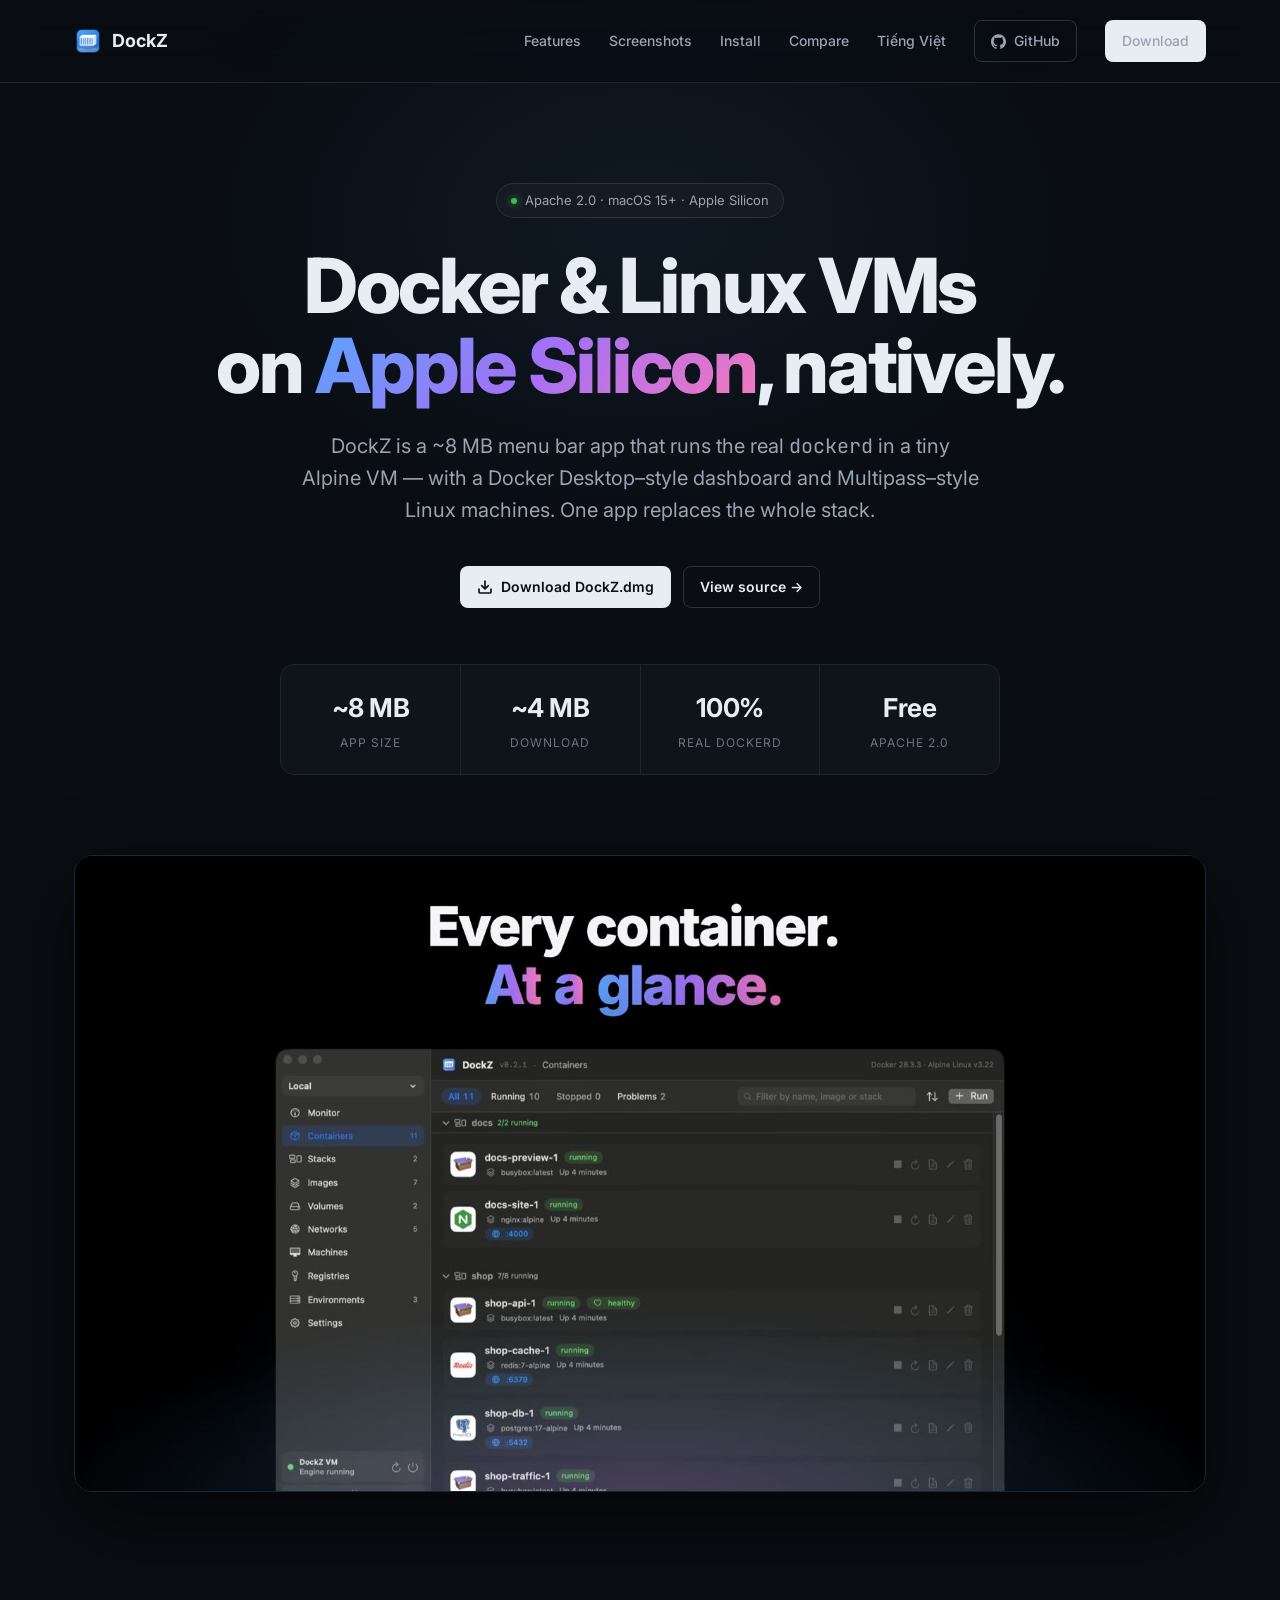
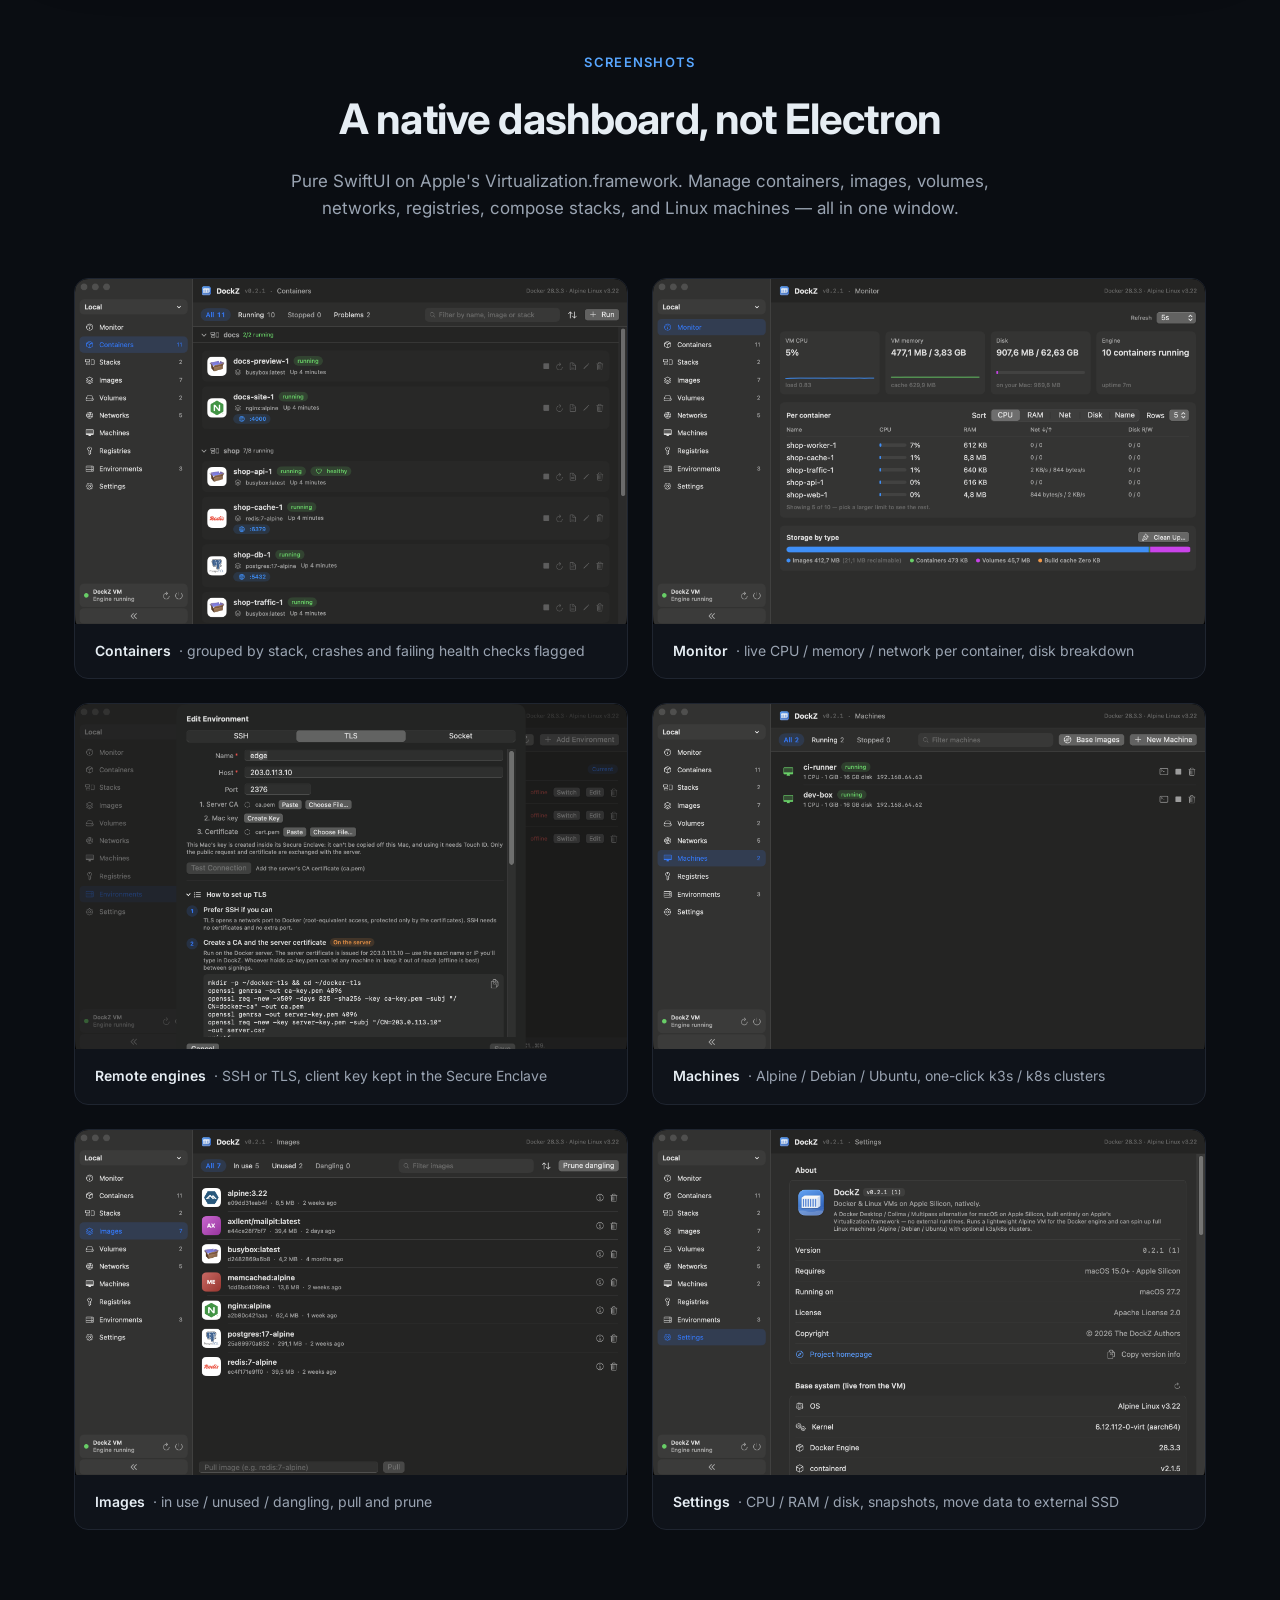
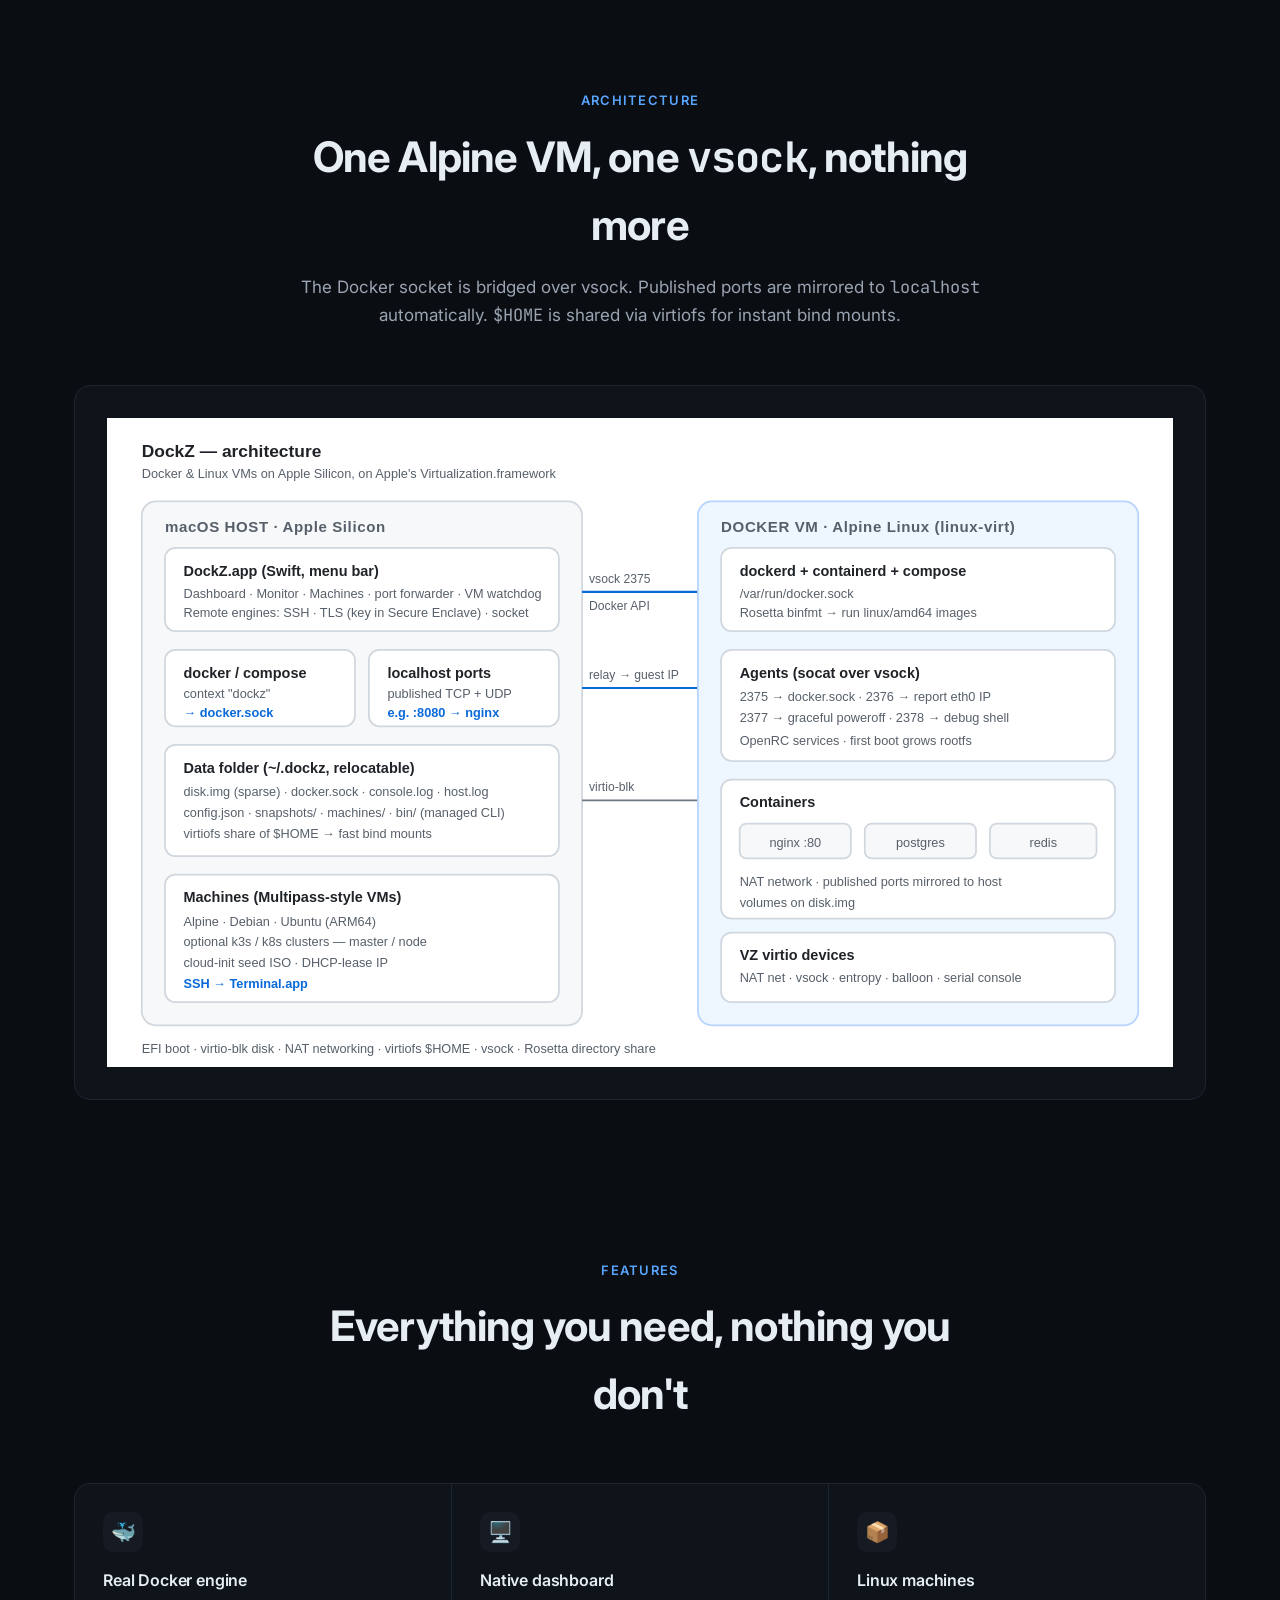
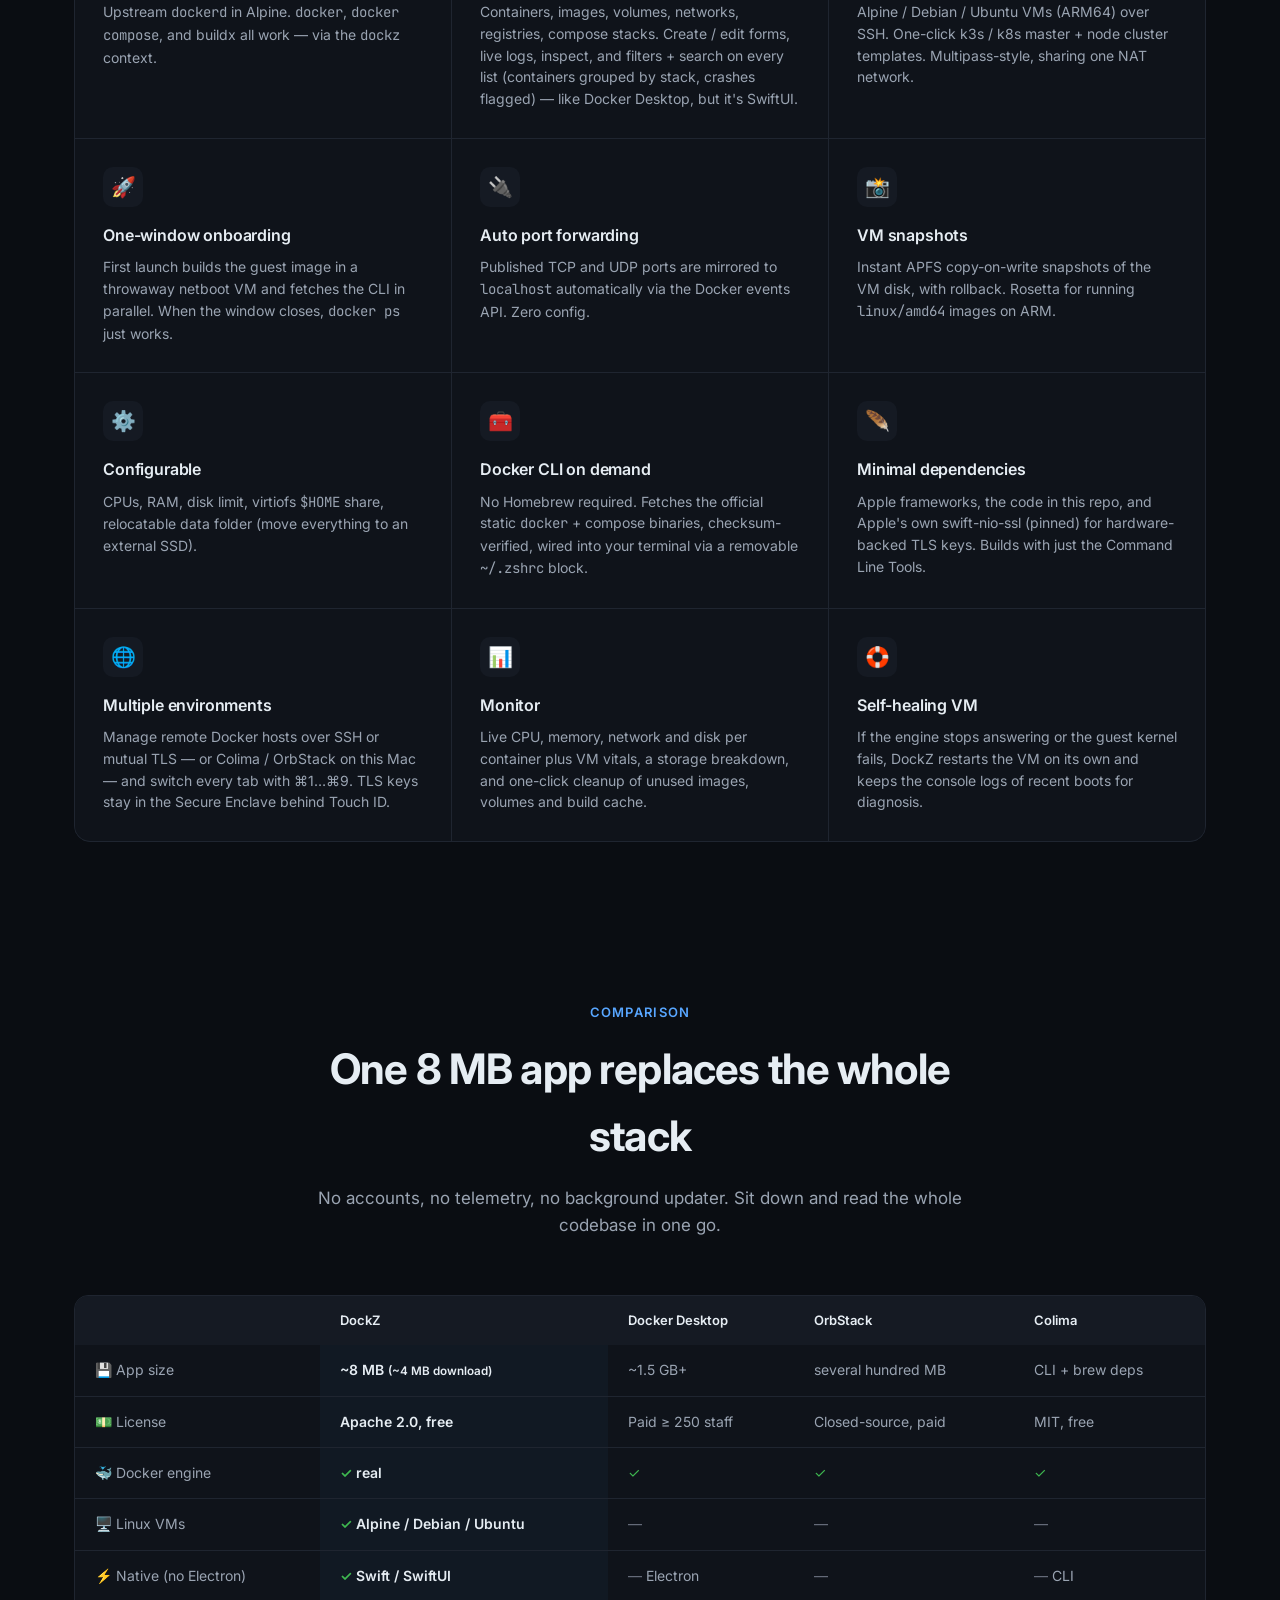
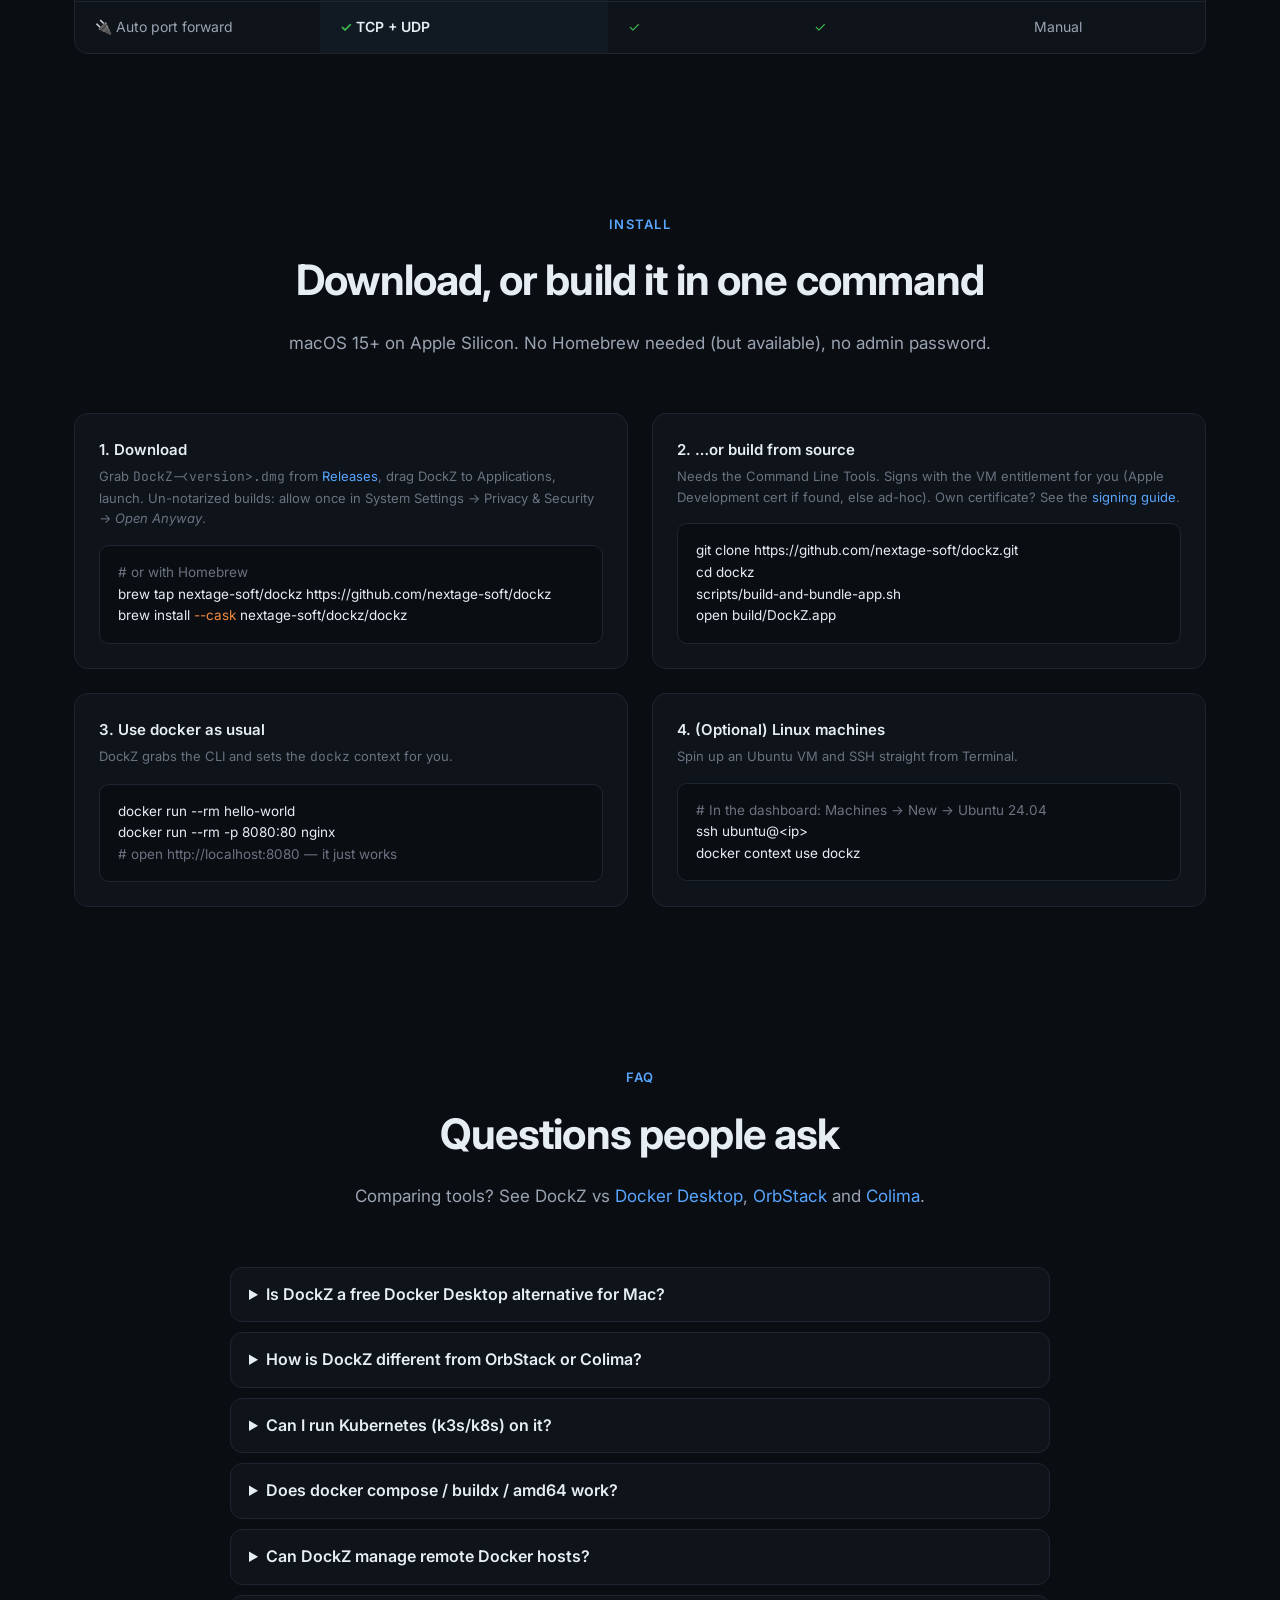
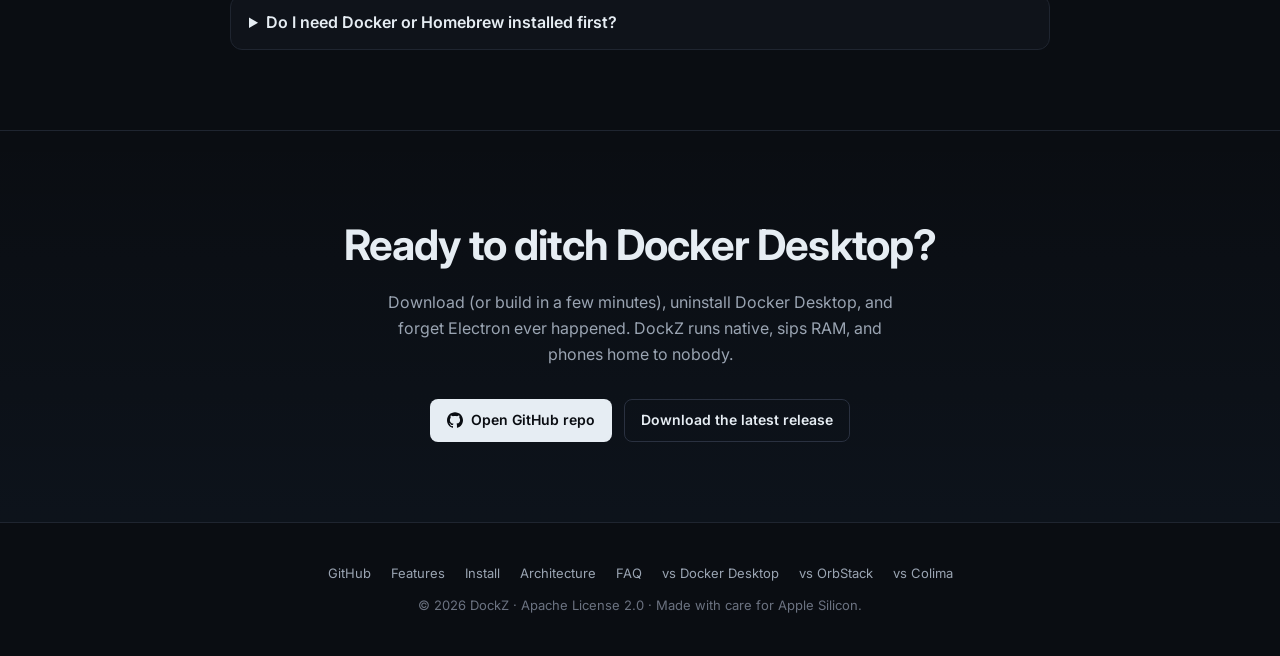
<file: landing/index.html>
<!doctype html>
<html lang="en">
<head>
  <meta charset="utf-8" />
  <meta name="viewport" content="width=device-width, initial-scale=1" />
  <title>DockZ — Docker & Linux VMs on Apple Silicon, natively</title>
  <meta name="description" content="DockZ is a ~8 MB macOS menu bar app that runs the real dockerd in a tiny Alpine VM on Apple Silicon. Docker Desktop + Multipass in one, Apache 2.0, no Electron." />
  <link rel="canonical" href="https://dockz.nextagesoft.com/" />
  <link rel="alternate" hreflang="en" href="https://dockz.nextagesoft.com/" />
  <link rel="alternate" hreflang="vi" href="https://dockz.nextagesoft.com/vi/" />
  <link rel="alternate" hreflang="x-default" href="https://dockz.nextagesoft.com/" />
  <meta property="og:type" content="website" />
  <meta property="og:site_name" content="DockZ" />
  <meta property="og:title" content="DockZ — Docker &amp; Linux VMs on Apple Silicon, natively" />
  <meta property="og:description" content="DockZ is a ~8 MB macOS menu bar app that runs the real dockerd in a tiny Alpine VM on Apple Silicon. Docker Desktop + Multipass in one, Apache 2.0, no Electron." />
  <meta property="og:url" content="https://dockz.nextagesoft.com/" />
  <meta property="og:image" content="https://dockz.nextagesoft.com/assets/social-preview.png" />
  <meta property="og:image:width" content="1280" />
  <meta property="og:image:height" content="640" />
  <meta property="og:image:alt" content="DockZ — Docker &amp; Linux VMs on Apple Silicon, natively" />
  <meta name="twitter:card" content="summary_large_image" />
  <meta name="twitter:title" content="DockZ — Docker &amp; Linux VMs on Apple Silicon, natively" />
  <meta name="twitter:description" content="DockZ is a ~8 MB macOS menu bar app that runs the real dockerd in a tiny Alpine VM on Apple Silicon. Docker Desktop + Multipass in one, Apache 2.0, no Electron." />
  <meta name="twitter:image" content="https://dockz.nextagesoft.com/assets/social-preview.png" />
  <meta name="keywords" content="Docker Desktop alternative, Docker on Mac, Apple Silicon, OrbStack alternative, Colima GUI, Portainer for Mac, Kubernetes on Mac, k3s, macOS virtualization" />
  <script type="application/ld+json">{"@context": "https://schema.org", "@type": "SoftwareApplication", "name": "DockZ", "description": "DockZ is a ~8 MB macOS menu bar app that runs the real dockerd in a tiny Alpine VM on Apple Silicon. Docker Desktop + Multipass in one, Apache 2.0, no Electron.", "url": "https://dockz.nextagesoft.com/", "image": "https://dockz.nextagesoft.com/assets/social-preview.png", "applicationCategory": "DeveloperApplication", "operatingSystem": "macOS 15 or later (Apple Silicon)", "softwareVersion": "0.2.5", "fileSize": "3.9MB", "license": "https://www.apache.org/licenses/LICENSE-2.0", "downloadUrl": "https://github.com/nextage-soft/dockz/releases/latest", "codeRepository": "https://github.com/nextage-soft/dockz", "offers": {"@type": "Offer", "price": "0", "priceCurrency": "USD"}, "author": {"@type": "Organization", "name": "NextAge Soft", "url": "https://nextagesoft.com"}}</script>
  <script type="application/ld+json">{"@context": "https://schema.org", "@type": "FAQPage", "mainEntity": [{"@type": "Question", "name": "Is DockZ a free Docker Desktop alternative for Mac?", "acceptedAnswer": {"@type": "Answer", "text": "Yes — free and Apache-2.0 licensed, with no per-seat licensing for companies. It runs the real Docker Engine (dockerd) in a lightweight Alpine Linux VM on Apple's Virtualization.framework."}}, {"@type": "Question", "name": "How is DockZ different from OrbStack or Colima?", "acceptedAnswer": {"@type": "Answer", "text": "OrbStack is excellent but closed-source and paid for commercial use; Colima is free but CLI-only and installed via Homebrew. DockZ is a ~8 MB fully open-source native app with a GUI dashboard, needs no Homebrew and no admin password, and also manages general-purpose Linux VMs."}}, {"@type": "Question", "name": "Can I run Kubernetes (k3s/k8s) on it?", "acceptedAnswer": {"@type": "Answer", "text": "Yes — the Machines tab creates Alpine/Debian/Ubuntu VMs with one-click k3s or kubeadm master/node templates; nodes share one NAT network, so multi-node clusters work on a single Mac."}}, {"@type": "Question", "name": "Does docker compose / buildx / amd64 work?", "acceptedAnswer": {"@type": "Answer", "text": "Yes. The engine is upstream Docker, so compose, buildx, and private registries behave exactly as on Linux. linux/amd64 images run through Rosetta."}}, {"@type": "Question", "name": "Can DockZ manage remote Docker hosts?", "acceptedAnswer": {"@type": "Answer", "text": "Yes — add other engines over SSH or mutual TLS (or another engine's socket on the Mac) and switch every tab between them. TLS client keys are created in the Mac's Secure Enclave and used with Touch ID."}}, {"@type": "Question", "name": "Do I need Docker or Homebrew installed first?", "acceptedAnswer": {"@type": "Answer", "text": "No. First launch builds the guest image itself and downloads the official docker CLI + compose plugin, checksum-verified — a fresh Mac goes from zero to docker ps in one window."}}]}</script>
  <link rel="icon" type="image/png" href="assets/logo.png" />
  <link rel="preconnect" href="https://fonts.googleapis.com" />
  <link rel="preconnect" href="https://fonts.gstatic.com" crossorigin />
  <link href="https://fonts.googleapis.com/css2?family=Inter:wght@400;500;600;700;800&family=JetBrains+Mono:wght@400;500;600&display=swap" rel="stylesheet" />
  <style>
    :root {
      --bg: #0a0d12;
      --bg-2: #0f131a;
      --bg-3: #151a23;
      --border: #1f2530;
      --border-2: #2a3140;
      --text: #e6edf3;
      --text-dim: #9aa4b2;
      --text-mute: #6b7280;
      --accent: #58a6ff;
      --accent-2: #1f6feb;
      --accent-glow: rgba(88, 166, 255, 0.15);
      --green: #3fb950;
      --orange: #f0883e;
      --purple: #a371f7;
      --pink: #f778ba;
      --gradient: linear-gradient(135deg, #58a6ff 0%, #a371f7 50%, #f778ba 100%);
    }

    * { box-sizing: border-box; margin: 0; padding: 0; }
    html { scroll-behavior: smooth; }
    body {
      font-family: 'Inter', -apple-system, BlinkMacSystemFont, sans-serif;
      background: var(--bg);
      color: var(--text);
      line-height: 1.6;
      -webkit-font-smoothing: antialiased;
      overflow-x: hidden;
    }
    code, pre, .mono { font-family: 'JetBrains Mono', ui-monospace, Menlo, monospace; }
    a { color: var(--accent); text-decoration: none; }
    a:hover { text-decoration: underline; }

    /* Background ambient */
    body::before {
      content: '';
      position: fixed;
      top: -20%;
      left: 50%;
      transform: translateX(-50%);
      width: 1200px;
      height: 800px;
      background: radial-gradient(ellipse at center, rgba(88, 166, 255, 0.08) 0%, transparent 60%);
      pointer-events: none;
      z-index: 0;
    }

    .container {
      max-width: 1180px;
      margin: 0 auto;
      padding: 0 24px;
      position: relative;
      z-index: 1;
      width: 100%;
    }

    /* Top nav */
    nav {
      padding: 20px 0;
      position: sticky;
      top: 0;
      background: rgba(10, 13, 18, 0.75);
      backdrop-filter: saturate(180%) blur(20px);
      -webkit-backdrop-filter: saturate(180%) blur(20px);
      border-bottom: 1px solid var(--border);
      z-index: 100;
    }
    .nav-inner {
      display: flex;
      align-items: center;
      justify-content: space-between;
    }
    .brand {
      display: flex;
      align-items: center;
      gap: 10px;
      font-weight: 700;
      font-size: 18px;
      color: var(--text);
    }
    .brand img { width: 28px; height: 28px; }
    .nav-links { display: flex; gap: 28px; align-items: center; }
    .nav-links a { color: var(--text-dim); font-size: 14px; font-weight: 500; }
    .nav-links a:hover { color: var(--text); text-decoration: none; }
    .btn {
      display: inline-flex;
      align-items: center;
      gap: 8px;
      padding: 9px 16px;
      border-radius: 8px;
      font-size: 14px;
      font-weight: 600;
      transition: all 0.15s ease;
      border: 1px solid transparent;
      cursor: pointer;
    }
    .btn-primary {
      background: var(--text);
      color: var(--bg);
    }
    .btn-primary:hover { background: #fff; text-decoration: none; transform: translateY(-1px); }
    .btn-ghost {
      background: transparent;
      color: var(--text);
      border-color: var(--border-2);
    }
    .btn-ghost:hover { background: var(--bg-3); text-decoration: none; }

    /* Hero */
    .hero {
      padding: 100px 0 80px;
      text-align: center;
    }
    .hero-badge {
      display: inline-flex;
      align-items: center;
      gap: 8px;
      padding: 6px 14px;
      border-radius: 999px;
      background: var(--bg-3);
      border: 1px solid var(--border-2);
      font-size: 13px;
      color: var(--text-dim);
      margin-bottom: 28px;
      max-width: 100%;
      flex-wrap: wrap;
      justify-content: center;
    }
    .hero-badge .dot {
      width: 6px; height: 6px; border-radius: 50%;
      background: var(--green);
      box-shadow: 0 0 8px var(--green);
    }
    h1 {
      font-size: clamp(36px, 6.5vw, 76px);
      font-weight: 800;
      letter-spacing: -0.03em;
      line-height: 1.05;
      margin-bottom: 24px;
      overflow-wrap: break-word;
      word-wrap: break-word;
      word-break: normal;
      max-width: 100%;
    }
    h1 .gradient {
      background: var(--gradient);
      -webkit-background-clip: text;
      background-clip: text;
      -webkit-text-fill-color: transparent;
    }
    .hero-sub {
      font-size: clamp(16px, 2vw, 20px);
      color: var(--text-dim);
      max-width: 680px;
      margin: 0 auto 40px;
    }
    .hero-cta {
      display: flex;
      gap: 12px;
      justify-content: center;
      flex-wrap: wrap;
      margin-bottom: 56px;
    }

    /* Hero stats */
    .stats {
      display: grid;
      grid-template-columns: repeat(4, 1fr);
      gap: 1px;
      background: var(--border);
      border: 1px solid var(--border);
      border-radius: 14px;
      overflow: hidden;
      max-width: 720px;
      margin: 0 auto;
    }
    .stat {
      background: var(--bg-2);
      padding: 22px 16px;
      text-align: center;
    }
    .stat-value {
      font-size: 26px;
      font-weight: 700;
      color: var(--text);
      letter-spacing: -0.02em;
    }
    .stat-label {
      font-size: 12px;
      color: var(--text-mute);
      text-transform: uppercase;
      letter-spacing: 0.08em;
      margin-top: 4px;
    }

    /* Section */
    section { padding: 80px 0; }
    .section-head {
      text-align: center;
      max-width: 720px;
      margin: 0 auto 56px;
    }
    .section-eyebrow {
      font-size: 13px;
      font-weight: 600;
      color: var(--accent);
      text-transform: uppercase;
      letter-spacing: 0.1em;
      margin-bottom: 12px;
    }
    h2 {
      font-size: clamp(28px, 4vw, 42px);
      font-weight: 700;
      letter-spacing: -0.02em;
      margin-bottom: 16px;
    }
    .section-sub {
      color: var(--text-dim);
      font-size: 17px;
    }

    /* Intro video */
    #video { padding-top: 0; }
    .video-frame {
      aspect-ratio: 16 / 9;
      border-radius: 18px;
      overflow: hidden;
      border: 1px solid var(--border);
      background: #000;
      box-shadow: 0 30px 80px rgba(0, 0, 0, 0.55);
    }
    .video-frame video { width: 100%; height: 100%; display: block; }

    /* Screenshots grid */
    .shots {
      display: grid;
      grid-template-columns: repeat(2, 1fr);
      gap: 24px;
    }
    .shot {
      background: var(--bg-2);
      border: 1px solid var(--border);
      border-radius: 14px;
      overflow: hidden;
      transition: all 0.2s ease;
    }
    .shot:hover {
      border-color: var(--border-2);
      transform: translateY(-2px);
    }
    .shot-frame {
      aspect-ratio: 16 / 10;
      overflow: hidden;
      background: #000;
    }
    .shot-frame img {
      width: 100%;
      height: 100%;
      object-fit: cover;
      object-position: top;
      display: block;
    }
    .shot-caption {
      padding: 16px 20px;
      font-size: 14px;
      color: var(--text-dim);
      display: flex;
      align-items: center;
      gap: 8px;
    }
    .shot-caption strong { color: var(--text); font-weight: 600; }

    /* Architecture */
    .arch-wrap {
      background: var(--bg-2);
      border: 1px solid var(--border);
      border-radius: 16px;
      padding: 32px;
      overflow: hidden;
    }
    .arch-wrap img { width: 100%; height: auto; display: block; }

    /* Features */
    .features {
      display: grid;
      grid-template-columns: repeat(3, 1fr);
      gap: 1px;
      background: var(--border);
      border: 1px solid var(--border);
      border-radius: 16px;
      overflow: hidden;
    }
    .feature {
      background: var(--bg-2);
      padding: 28px;
    }
    .feature-icon {
      width: 40px;
      height: 40px;
      border-radius: 10px;
      background: var(--bg-3);
      display: flex;
      align-items: center;
      justify-content: center;
      font-size: 20px;
      margin-bottom: 16px;
    }
    .feature h3 {
      font-size: 16px;
      font-weight: 600;
      margin-bottom: 8px;
      letter-spacing: -0.01em;
    }
    .feature p {
      font-size: 14px;
      color: var(--text-dim);
      line-height: 1.55;
    }

    /* Install / Code */
    .install {
      display: grid;
      grid-template-columns: 1fr 1fr;
      gap: 24px;
    }
    .install-card {
      background: var(--bg-2);
      border: 1px solid var(--border);
      border-radius: 14px;
      padding: 24px;
    }
    .install-card h3 {
      font-size: 15px;
      font-weight: 600;
      margin-bottom: 4px;
    }
    .install-card .hint {
      font-size: 13px;
      color: var(--text-mute);
      margin-bottom: 16px;
    }
    .code-block {
      background: var(--bg);
      border: 1px solid var(--border);
      border-radius: 10px;
      padding: 16px 18px;
      overflow-x: auto;
      font-size: 13.5px;
      line-height: 1.6;
      position: relative;
      white-space: pre;
    }
    .code-block .c-comment { color: var(--text-mute); }
    .code-block .c-cmd { color: var(--text); }
    .code-block .c-str { color: #a5d6ff; }
    .code-block .c-key { color: var(--purple); }
    .code-block .c-flag { color: var(--orange); }

    /* Compare table */
    .compare {
      background: var(--bg-2);
      border: 1px solid var(--border);
      border-radius: 14px;
      overflow: hidden;
    }
    .compare table {
      width: 100%;
      border-collapse: collapse;
      font-size: 14px;
    }
    .compare th, .compare td {
      padding: 14px 20px;
      text-align: left;
      border-bottom: 1px solid var(--border);
    }
    .compare tr:last-child th,
    .compare tr:last-child td { border-bottom: none; }
    .compare th {
      background: var(--bg-3);
      font-weight: 600;
      color: var(--text);
      font-size: 13px;
    }
    .compare td { color: var(--text-dim); }
    .compare td.us {
      color: var(--text);
      font-weight: 600;
      background: rgba(88, 166, 255, 0.04);
    }
    .compare .check { color: var(--green); }
    .compare .cross { color: var(--text-mute); }

    /* CTA */
    .cta {
      text-align: center;
      padding: 80px 24px;
      background: linear-gradient(180deg, transparent 0%, rgba(88, 166, 255, 0.04) 100%);
      border-top: 1px solid var(--border);
      border-bottom: 1px solid var(--border);
    }
    .cta h2 { margin-bottom: 12px; }
    .cta p { color: var(--text-dim); margin-bottom: 32px; max-width: 540px; margin-left: auto; margin-right: auto; }
    .cta-buttons { display: flex; gap: 12px; justify-content: center; flex-wrap: wrap; }

    /* Footer */
    footer {
      padding: 40px 0;
      color: var(--text-mute);
      font-size: 13px;
      text-align: center;
    }
    footer a { color: var(--text-dim); }
    footer .links { display: flex; gap: 20px; justify-content: center; margin-bottom: 12px; }

    /* Responsive */
    @media (max-width: 820px) {
      .features { grid-template-columns: repeat(2, 1fr); }
      .install { grid-template-columns: 1fr; }
      .stats { grid-template-columns: repeat(2, 1fr); }
      .hero { padding: 64px 0 56px; }
      section { padding: 64px 0; }
    }
    @media (max-width: 560px) {
      .container { padding: 0 16px; }
      .nav-links a:not(.btn) { display: none; }
      .shots { grid-template-columns: 1fr; }
      .features { grid-template-columns: 1fr; }
      .compare { font-size: 12px; }
      .compare th, .compare td { padding: 10px 12px; }
      .nav-inner { gap: 8px; }
      .brand span { display: none; }
      .btn { padding: 8px 12px; font-size: 13px; }
      h1 { font-size: clamp(28px, 8.5vw, 40px); letter-spacing: -0.02em; word-break: break-word; }
      .hero-cta { flex-direction: column; align-items: stretch; }
      .hero-cta .btn { justify-content: center; }
      .stats { grid-template-columns: 1fr 1fr; }
      .stat { padding: 16px 8px; }
      .stat-value { font-size: 20px; }
      .stat-label { font-size: 11px; letter-spacing: 0.06em; }
      .section-head { margin-bottom: 40px; }
      .install-card { padding: 18px; }
      .code-block { font-size: 12.5px; padding: 14px; }
    }
    @media (max-width: 380px) {
      .stats { grid-template-columns: 1fr; }
      .hero-badge { font-size: 11px; padding: 5px 10px; }
    }
    .faq { max-width: 820px; margin: 0 auto; display: grid; gap: 10px; }
    .faq-item { border: 1px solid var(--border); border-radius: 12px; background: var(--bg-2); padding: 14px 18px; }
    .faq-item summary { cursor: pointer; font-weight: 600; color: var(--text); }
    .faq-item p { color: var(--text-dim); margin-top: 8px; }
  </style>
</head>
<body>
  <nav>
    <div class="container nav-inner">
      <a href="#" class="brand">
        <img src="assets/logo.png" alt="DockZ" />
        <span>DockZ</span>
      </a>
      <div class="nav-links">
        <a href="#features">Features</a>
        <a href="#screenshots">Screenshots</a>
        <a href="#install">Install</a>
        <a href="vs/docker-desktop/">Compare</a>
        <a href="vi/" hreflang="vi" lang="vi">Tiếng Việt</a>
        <a href="https://github.com/nextage-soft/dockz" target="_blank" rel="noopener" class="btn btn-ghost">
          <svg width="15" height="15" viewBox="0 0 24 24" fill="currentColor"><path d="M12 .297c-6.63 0-12 5.373-12 12 0 5.303 3.438 9.8 8.205 11.385.6.113.82-.258.82-.577 0-.285-.01-1.04-.015-2.04-3.338.724-4.042-1.61-4.042-1.61C4.422 18.07 3.633 17.7 3.633 17.7c-1.087-.744.084-.729.084-.729 1.205.084 1.838 1.236 1.838 1.236 1.07 1.835 2.809 1.305 3.495.998.108-.776.417-1.305.76-1.605-2.665-.3-5.466-1.332-5.466-5.93 0-1.31.465-2.38 1.235-3.22-.135-.303-.54-1.523.105-3.176 0 0 1.005-.322 3.3 1.23.96-.267 1.98-.4 3-.405 1.02.005 2.04.138 3 .405 2.28-1.552 3.285-1.23 3.285-1.23.645 1.653.24 2.873.12 3.176.765.84 1.23 1.91 1.23 3.22 0 4.61-2.805 5.625-5.475 5.92.42.36.81 1.096.81 2.22 0 1.606-.015 2.896-.015 3.286 0 .315.21.69.825.57C20.565 22.092 24 17.592 24 12.297c0-6.627-5.373-12-12-12"/></svg>
          GitHub
        </a>
        <a href="#install" class="btn btn-primary">Download</a>
      </div>
    </div>
  </nav>

  <header class="hero">
    <div class="container">
      <div class="hero-badge">
        <span class="dot"></span>
        Apache 2.0 · macOS 15+ · Apple Silicon
      </div>
      <h1>
        Docker &amp; Linux VMs<br />
        on <span class="gradient">Apple Silicon</span>, natively.
      </h1>
      <p class="hero-sub">
        DockZ is a ~8 MB menu bar app that runs the real <code class="mono">dockerd</code> in a tiny Alpine VM — with a Docker Desktop&ndash;style dashboard and Multipass&ndash;style Linux machines. One app replaces the whole stack.
      </p>
      <div class="hero-cta">
        <a href="https://github.com/nextage-soft/dockz/releases/latest" target="_blank" rel="noopener" class="btn btn-primary">
          <svg width="16" height="16" viewBox="0 0 24 24" fill="none" stroke="currentColor" stroke-width="2.5" stroke-linecap="round" stroke-linejoin="round"><path d="M21 15v4a2 2 0 0 1-2 2H5a2 2 0 0 1-2-2v-4M7 10l5 5 5-5M12 15V3"/></svg>
          Download DockZ.dmg
        </a>
        <a href="https://github.com/nextage-soft/dockz" target="_blank" rel="noopener" class="btn btn-ghost">
          View source &rarr;
        </a>
      </div>

      <div class="stats">
        <div class="stat">
          <div class="stat-value">~8 MB</div>
          <div class="stat-label">App size</div>
        </div>
        <div class="stat">
          <div class="stat-value">~4 MB</div>
          <div class="stat-label">Download</div>
        </div>
        <div class="stat">
          <div class="stat-value">100%</div>
          <div class="stat-label">Real dockerd</div>
        </div>
        <div class="stat">
          <div class="stat-value">Free</div>
          <div class="stat-label">Apache 2.0</div>
        </div>
      </div>
    </div>
  </header>

  <section id="video" aria-label="Intro video">
    <div class="container">
      <div class="video-frame">
        <video autoplay muted loop playsinline preload="metadata" poster="assets/dockz-intro-poster.jpg">
          <source src="assets/dockz-intro-en.mp4" type="video/mp4" />
        </video>
      </div>
    </div>
  </section>

  <section id="screenshots">
    <div class="container">
      <div class="section-head">
        <div class="section-eyebrow">Screenshots</div>
        <h2>A native dashboard, not Electron</h2>
        <p class="section-sub">Pure SwiftUI on Apple's Virtualization.framework. Manage containers, images, volumes, networks, registries, compose stacks, and Linux machines — all in one window.</p>
      </div>
      <div class="shots">
        <div class="shot">
          <div class="shot-frame"><img src="assets/dashboard-containers.png" alt="Containers grouped by compose stack" loading="lazy" /></div>
          <div class="shot-caption"><strong>Containers</strong> &middot; grouped by stack, crashes and failing health checks flagged</div>
        </div>
        <div class="shot">
          <div class="shot-frame"><img src="assets/dashboard-monitor.png" alt="Monitor tab" loading="lazy" /></div>
          <div class="shot-caption"><strong>Monitor</strong> &middot; live CPU / memory / network per container, disk breakdown</div>
        </div>
        <div class="shot">
          <div class="shot-frame"><img src="assets/dashboard-environments.png" alt="TLS environment editor" loading="lazy" /></div>
          <div class="shot-caption"><strong>Remote engines</strong> &middot; SSH or TLS, client key kept in the Secure Enclave</div>
        </div>
        <div class="shot">
          <div class="shot-frame"><img src="assets/dashboard-machines.png" alt="Machines" loading="lazy" /></div>
          <div class="shot-caption"><strong>Machines</strong> &middot; Alpine / Debian / Ubuntu, one-click k3s / k8s clusters</div>
        </div>
        <div class="shot">
          <div class="shot-frame"><img src="assets/dashboard-images.png" alt="Images" loading="lazy" /></div>
          <div class="shot-caption"><strong>Images</strong> &middot; in use / unused / dangling, pull and prune</div>
        </div>
        <div class="shot">
          <div class="shot-frame"><img src="assets/dashboard-settings.png" alt="Settings" loading="lazy" /></div>
          <div class="shot-caption"><strong>Settings</strong> &middot; CPU / RAM / disk, snapshots, move data to external SSD</div>
        </div>
      </div>
    </div>
  </section>

  <section id="architecture">
    <div class="container">
      <div class="section-head">
        <div class="section-eyebrow">Architecture</div>
        <h2>One Alpine VM, one <code class="mono">vsock</code>, nothing more</h2>
        <p class="section-sub">The Docker socket is bridged over vsock. Published ports are mirrored to <code class="mono">localhost</code> automatically. <code class="mono">$HOME</code> is shared via virtiofs for instant bind mounts.</p>
      </div>
      <div class="arch-wrap">
        <img src="assets/architecture.svg" alt="DockZ architecture diagram" />
      </div>
    </div>
  </section>

  <section id="features">
    <div class="container">
      <div class="section-head">
        <div class="section-eyebrow">Features</div>
        <h2>Everything you need, nothing you don't</h2>
      </div>
      <div class="features">
        <div class="feature">
          <div class="feature-icon">🐳</div>
          <h3>Real Docker engine</h3>
          <p>Upstream <code class="mono">dockerd</code> in Alpine. <code class="mono">docker</code>, <code class="mono">docker compose</code>, and buildx all work — via the <code class="mono">dockz</code> context.</p>
        </div>
        <div class="feature">
          <div class="feature-icon">🖥️</div>
          <h3>Native dashboard</h3>
          <p>Containers, images, volumes, networks, registries, compose stacks. Create / edit forms, live logs, inspect, and filters + search on every list (containers grouped by stack, crashes flagged) — like Docker Desktop, but it's SwiftUI.</p>
        </div>
        <div class="feature">
          <div class="feature-icon">📦</div>
          <h3>Linux machines</h3>
          <p>Alpine / Debian / Ubuntu VMs (ARM64) over SSH. One-click k3s / k8s master + node cluster templates. Multipass-style, sharing one NAT network.</p>
        </div>
        <div class="feature">
          <div class="feature-icon">🚀</div>
          <h3>One-window onboarding</h3>
          <p>First launch builds the guest image in a throwaway netboot VM and fetches the CLI in parallel. When the window closes, <code class="mono">docker ps</code> just works.</p>
        </div>
        <div class="feature">
          <div class="feature-icon">🔌</div>
          <h3>Auto port forwarding</h3>
          <p>Published TCP and UDP ports are mirrored to <code class="mono">localhost</code> automatically via the Docker events API. Zero config.</p>
        </div>
        <div class="feature">
          <div class="feature-icon">📸</div>
          <h3>VM snapshots</h3>
          <p>Instant APFS copy-on-write snapshots of the VM disk, with rollback. Rosetta for running <code class="mono">linux/amd64</code> images on ARM.</p>
        </div>
        <div class="feature">
          <div class="feature-icon">⚙️</div>
          <h3>Configurable</h3>
          <p>CPUs, RAM, disk limit, virtiofs <code class="mono">$HOME</code> share, relocatable data folder (move everything to an external SSD).</p>
        </div>
        <div class="feature">
          <div class="feature-icon">🧰</div>
          <h3>Docker CLI on demand</h3>
          <p>No Homebrew required. Fetches the official static <code class="mono">docker</code> + compose binaries, checksum-verified, wired into your terminal via a removable <code class="mono">~/.zshrc</code> block.</p>
        </div>
        <div class="feature">
          <div class="feature-icon">🪶</div>
          <h3>Minimal dependencies</h3>
          <p>Apple frameworks, the code in this repo, and Apple's own swift-nio-ssl (pinned) for hardware-backed TLS keys. Builds with just the Command Line Tools.</p>
        </div>
        <div class="feature">
          <div class="feature-icon">🌐</div>
          <h3>Multiple environments</h3>
          <p>Manage remote Docker hosts over SSH or mutual TLS — or Colima / OrbStack on this Mac — and switch every tab with ⌘1…⌘9. TLS keys stay in the Secure Enclave behind Touch ID.</p>
        </div>
        <div class="feature">
          <div class="feature-icon">📊</div>
          <h3>Monitor</h3>
          <p>Live CPU, memory, network and disk per container plus VM vitals, a storage breakdown, and one-click cleanup of unused images, volumes and build cache.</p>
        </div>
        <div class="feature">
          <div class="feature-icon">🛟</div>
          <h3>Self-healing VM</h3>
          <p>If the engine stops answering or the guest kernel fails, DockZ restarts the VM on its own and keeps the console logs of recent boots for diagnosis.</p>
        </div>
      </div>
    </div>
  </section>

  <section>
    <div class="container">
      <div class="section-head">
        <div class="section-eyebrow">Comparison</div>
        <h2>One 8 MB app replaces the whole stack</h2>
        <p class="section-sub">No accounts, no telemetry, no background updater. Sit down and read the whole codebase in one go.</p>
      </div>
      <div class="compare">
        <table>
          <thead>
            <tr>
              <th></th>
              <th class="us">DockZ</th>
              <th>Docker Desktop</th>
              <th>OrbStack</th>
              <th>Colima</th>
            </tr>
          </thead>
          <tbody>
            <tr>
              <td>💾 App size</td>
              <td class="us">~8 MB <small>(~4 MB download)</small></td>
              <td>~1.5 GB+</td>
              <td>several hundred MB</td>
              <td>CLI + brew deps</td>
            </tr>
            <tr>
              <td>💵 License</td>
              <td class="us">Apache 2.0, free</td>
              <td>Paid &ge; 250 staff</td>
              <td>Closed-source, paid</td>
              <td>MIT, free</td>
            </tr>
            <tr>
              <td>🐳 Docker engine</td>
              <td class="us"><span class="check">✓</span> real</td>
              <td><span class="check">✓</span></td>
              <td><span class="check">✓</span></td>
              <td><span class="check">✓</span></td>
            </tr>
            <tr>
              <td>🖥️ Linux VMs</td>
              <td class="us"><span class="check">✓</span> Alpine / Debian / Ubuntu</td>
              <td><span class="cross">—</span></td>
              <td><span class="cross">—</span></td>
              <td><span class="cross">—</span></td>
            </tr>
            <tr>
              <td>⚡ Native (no Electron)</td>
              <td class="us"><span class="check">✓</span> Swift / SwiftUI</td>
              <td><span class="cross">—</span> Electron</td>
              <td><span class="cross">—</span></td>
              <td><span class="cross">—</span> CLI</td>
            </tr>
            <tr>
              <td>🔌 Auto port forward</td>
              <td class="us"><span class="check">✓</span> TCP + UDP</td>
              <td><span class="check">✓</span></td>
              <td><span class="check">✓</span></td>
              <td>Manual</td>
            </tr>
          </tbody>
        </table>
      </div>
    </div>
  </section>

  <section id="install">
    <div class="container">
      <div class="section-head">
        <div class="section-eyebrow">Install</div>
        <h2>Download, or build it in one command</h2>
        <p class="section-sub">macOS 15+ on Apple Silicon. No Homebrew needed (but available), no admin password.</p>
      </div>
      <div class="install">
        <div class="install-card">
          <h3>1. Download</h3>
          <p class="hint">Grab <code class="mono">DockZ-&lt;version&gt;.dmg</code> from <a href="https://github.com/nextage-soft/dockz/releases/latest" target="_blank" rel="noopener">Releases</a>, drag DockZ to Applications, launch. Un-notarized builds: allow once in System Settings → Privacy &amp; Security → <em>Open Anyway</em>.</p>
          <div class="code-block"><span class="c-comment"># or with Homebrew</span>
<span class="c-cmd">brew tap</span> nextage-soft/dockz https://github.com/nextage-soft/dockz
<span class="c-cmd">brew install</span> <span class="c-flag">--cask</span> nextage-soft/dockz/dockz</div>
        </div>
        <div class="install-card">
          <h3>2. …or build from source</h3>
          <p class="hint">Needs the Command Line Tools. Signs with the VM entitlement for you (Apple Development cert if found, else ad-hoc). Own certificate? See the <a href="https://github.com/nextage-soft/dockz/blob/master/docs/deployment-guide.md" target="_blank" rel="noopener">signing guide</a>.</p>
          <div class="code-block"><span class="c-cmd">git clone https://github.com/nextage-soft/dockz.git</span>
<span class="c-cmd">cd dockz</span>
<span class="c-cmd">scripts/build-and-bundle-app.sh</span>
<span class="c-cmd">open</span> build/DockZ.app</div>
        </div>
        <div class="install-card">
          <h3>3. Use docker as usual</h3>
          <p class="hint">DockZ grabs the CLI and sets the <code class="mono">dockz</code> context for you.</p>
          <div class="code-block"><span class="c-cmd">docker run --rm hello-world</span>
<span class="c-cmd">docker run --rm -p 8080:80 nginx</span>
<span class="c-comment"># open http://localhost:8080 — it just works</span></div>
        </div>
        <div class="install-card">
          <h3>4. (Optional) Linux machines</h3>
          <p class="hint">Spin up an Ubuntu VM and SSH straight from Terminal.</p>
          <div class="code-block"><span class="c-comment"># In the dashboard: Machines → New → Ubuntu 24.04</span>
<span class="c-cmd">ssh ubuntu@&lt;ip&gt;</span>
<span class="c-cmd">docker context use dockz</span></div>
        </div>
      </div>
    </div>
  </section>

  <section id="faq">
    <div class="container">
      <div class="section-head">
        <div class="section-eyebrow">FAQ</div>
        <h2>Questions people ask</h2>
        <p class="section-sub">Comparing tools? See DockZ vs <a href="vs/docker-desktop/">Docker Desktop</a>, <a href="vs/orbstack/">OrbStack</a> and <a href="vs/colima/">Colima</a>.</p>
      </div>
      <div class="faq">
        <details class="faq-item">
          <summary>Is DockZ a free Docker Desktop alternative for Mac?</summary>
          <p>Yes — free and Apache-2.0 licensed, with no per-seat licensing for companies. It runs the real Docker Engine (dockerd) in a lightweight Alpine Linux VM on Apple's Virtualization.framework.</p>
        </details>
        <details class="faq-item">
          <summary>How is DockZ different from OrbStack or Colima?</summary>
          <p>OrbStack is excellent but closed-source and paid for commercial use; Colima is free but CLI-only and installed via Homebrew. DockZ is a ~8 MB fully open-source native app with a GUI dashboard, needs no Homebrew and no admin password, and also manages general-purpose Linux VMs.</p>
        </details>
        <details class="faq-item">
          <summary>Can I run Kubernetes (k3s/k8s) on it?</summary>
          <p>Yes — the Machines tab creates Alpine/Debian/Ubuntu VMs with one-click k3s or kubeadm master/node templates; nodes share one NAT network, so multi-node clusters work on a single Mac.</p>
        </details>
        <details class="faq-item">
          <summary>Does docker compose / buildx / amd64 work?</summary>
          <p>Yes. The engine is upstream Docker, so compose, buildx, and private registries behave exactly as on Linux. linux/amd64 images run through Rosetta.</p>
        </details>
        <details class="faq-item">
          <summary>Can DockZ manage remote Docker hosts?</summary>
          <p>Yes — add other engines over SSH or mutual TLS (or another engine's socket on the Mac) and switch every tab between them. TLS client keys are created in the Mac's Secure Enclave and used with Touch ID.</p>
        </details>
        <details class="faq-item">
          <summary>Do I need Docker or Homebrew installed first?</summary>
          <p>No. First launch builds the guest image itself and downloads the official docker CLI + compose plugin, checksum-verified — a fresh Mac goes from zero to docker ps in one window.</p>
        </details>
      </div>
    </div>
  </section>
  <section class="cta">
    <div class="container">
      <h2>Ready to ditch Docker Desktop?</h2>
      <p>Download (or build in a few minutes), uninstall Docker Desktop, and forget Electron ever happened. DockZ runs native, sips RAM, and phones home to nobody.</p>
      <div class="cta-buttons">
        <a href="https://github.com/nextage-soft/dockz" target="_blank" rel="noopener" class="btn btn-primary">
          <svg width="16" height="16" viewBox="0 0 24 24" fill="currentColor"><path d="M12 .297c-6.63 0-12 5.373-12 12 0 5.303 3.438 9.8 8.205 11.385.6.113.82-.258.82-.577 0-.285-.01-1.04-.015-2.04-3.338.724-4.042-1.61-4.042-1.61C4.422 18.07 3.633 17.7 3.633 17.7c-1.087-.744.084-.729.084-.729 1.205.084 1.838 1.236 1.838 1.236 1.07 1.835 2.809 1.305 3.495.998.108-.776.417-1.305.76-1.605-2.665-.3-5.466-1.332-5.466-5.93 0-1.31.465-2.38 1.235-3.22-.135-.303-.54-1.523.105-3.176 0 0 1.005-.322 3.3 1.23.96-.267 1.98-.4 3-.405 1.02.005 2.04.138 3 .405 2.28-1.552 3.285-1.23 3.285-1.23.645 1.653.24 2.873.12 3.176.765.84 1.23 1.91 1.23 3.22 0 4.61-2.805 5.625-5.475 5.92.42.36.81 1.096.81 2.22 0 1.606-.015 2.896-.015 3.286 0 .315.21.69.825.57C20.565 22.092 24 17.592 24 12.297c0-6.627-5.373-12-12-12"/></svg>
          Open GitHub repo
        </a>
        <a href="https://github.com/nextage-soft/dockz/releases/latest" target="_blank" rel="noopener" class="btn btn-ghost">Download the latest release</a>
      </div>
    </div>
  </section>

  <footer>
    <div class="container">
      <div class="links">
        <a href="https://github.com/nextage-soft/dockz" target="_blank" rel="noopener">GitHub</a>
        <a href="#features">Features</a>
        <a href="#install">Install</a>
        <a href="#architecture">Architecture</a>
        <a href="#faq">FAQ</a>
        <a href="vs/docker-desktop/">vs Docker Desktop</a>
        <a href="vs/orbstack/">vs OrbStack</a>
        <a href="vs/colima/">vs Colima</a>
      </div>
      <div>&copy; 2026 DockZ &middot; Apache License 2.0 &middot; Made with care for Apple Silicon.</div>
    </div>
  </footer>
</body>
</html>
</file>
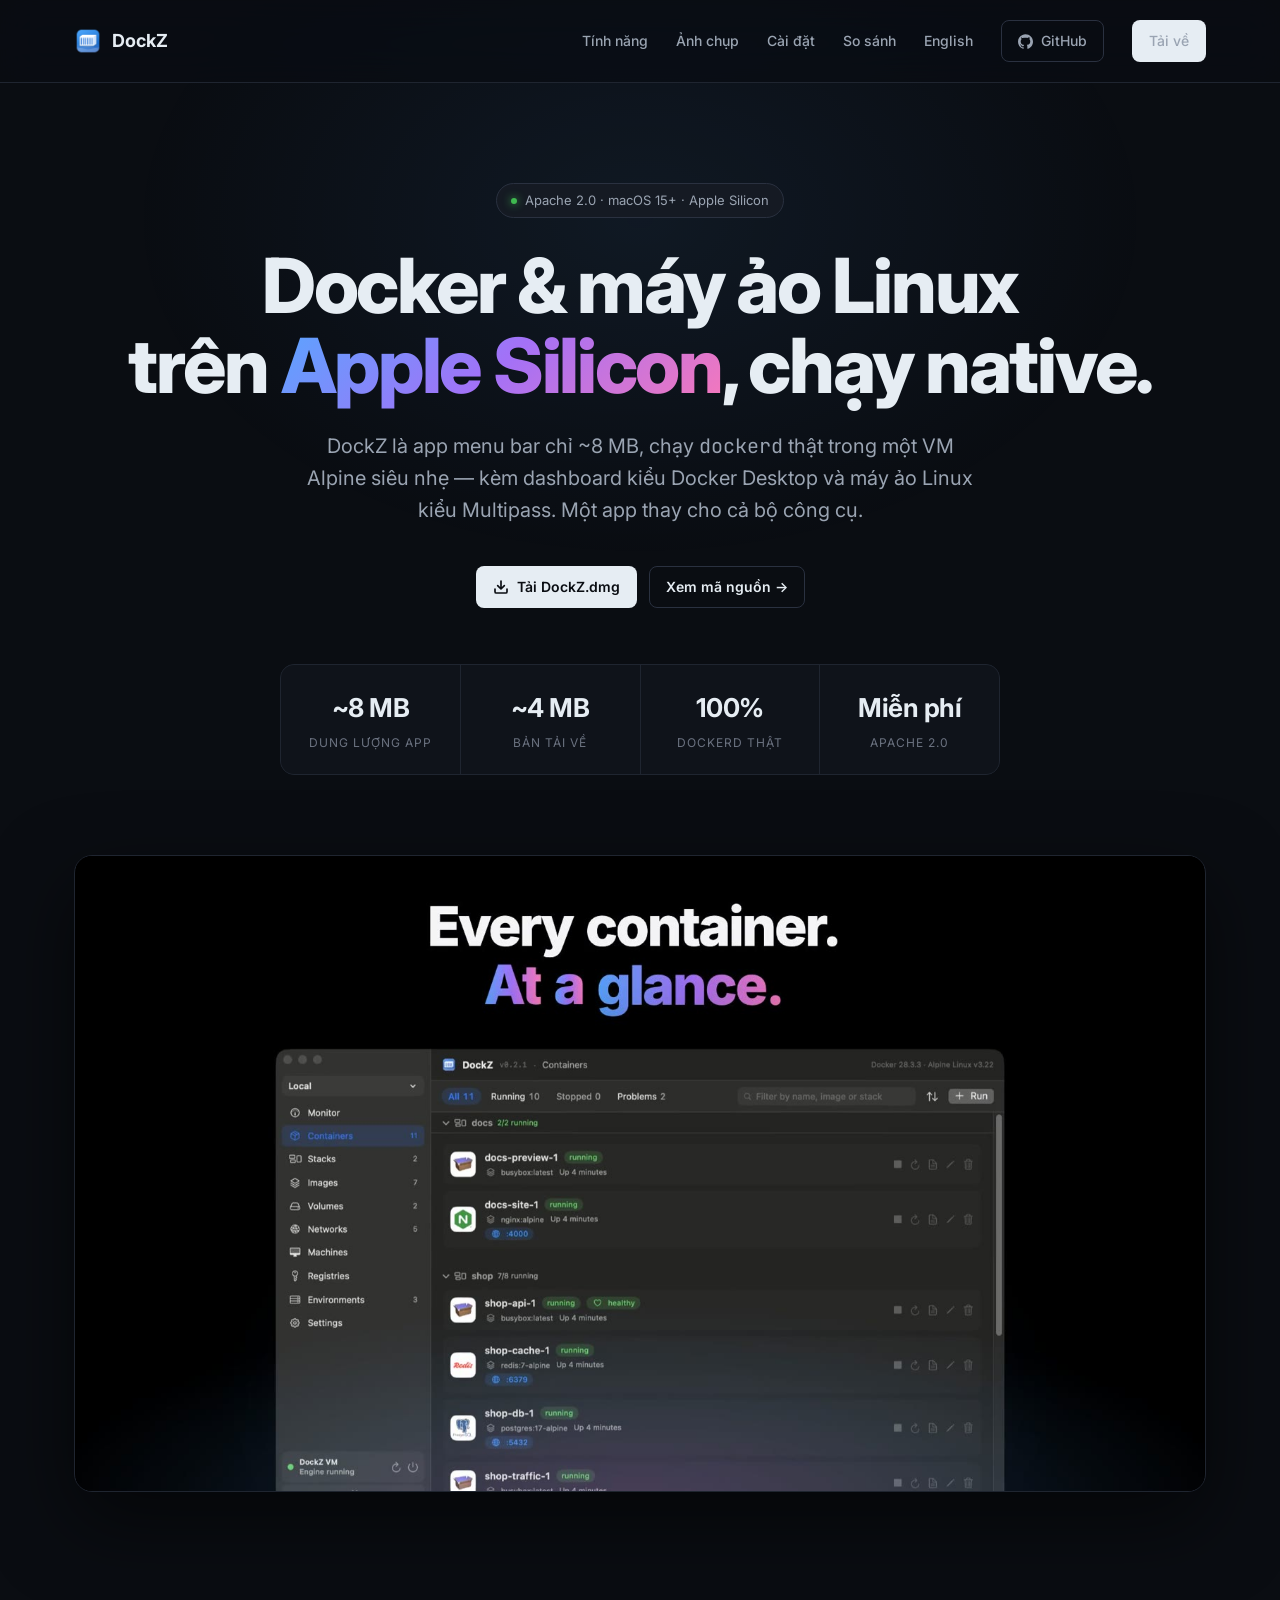
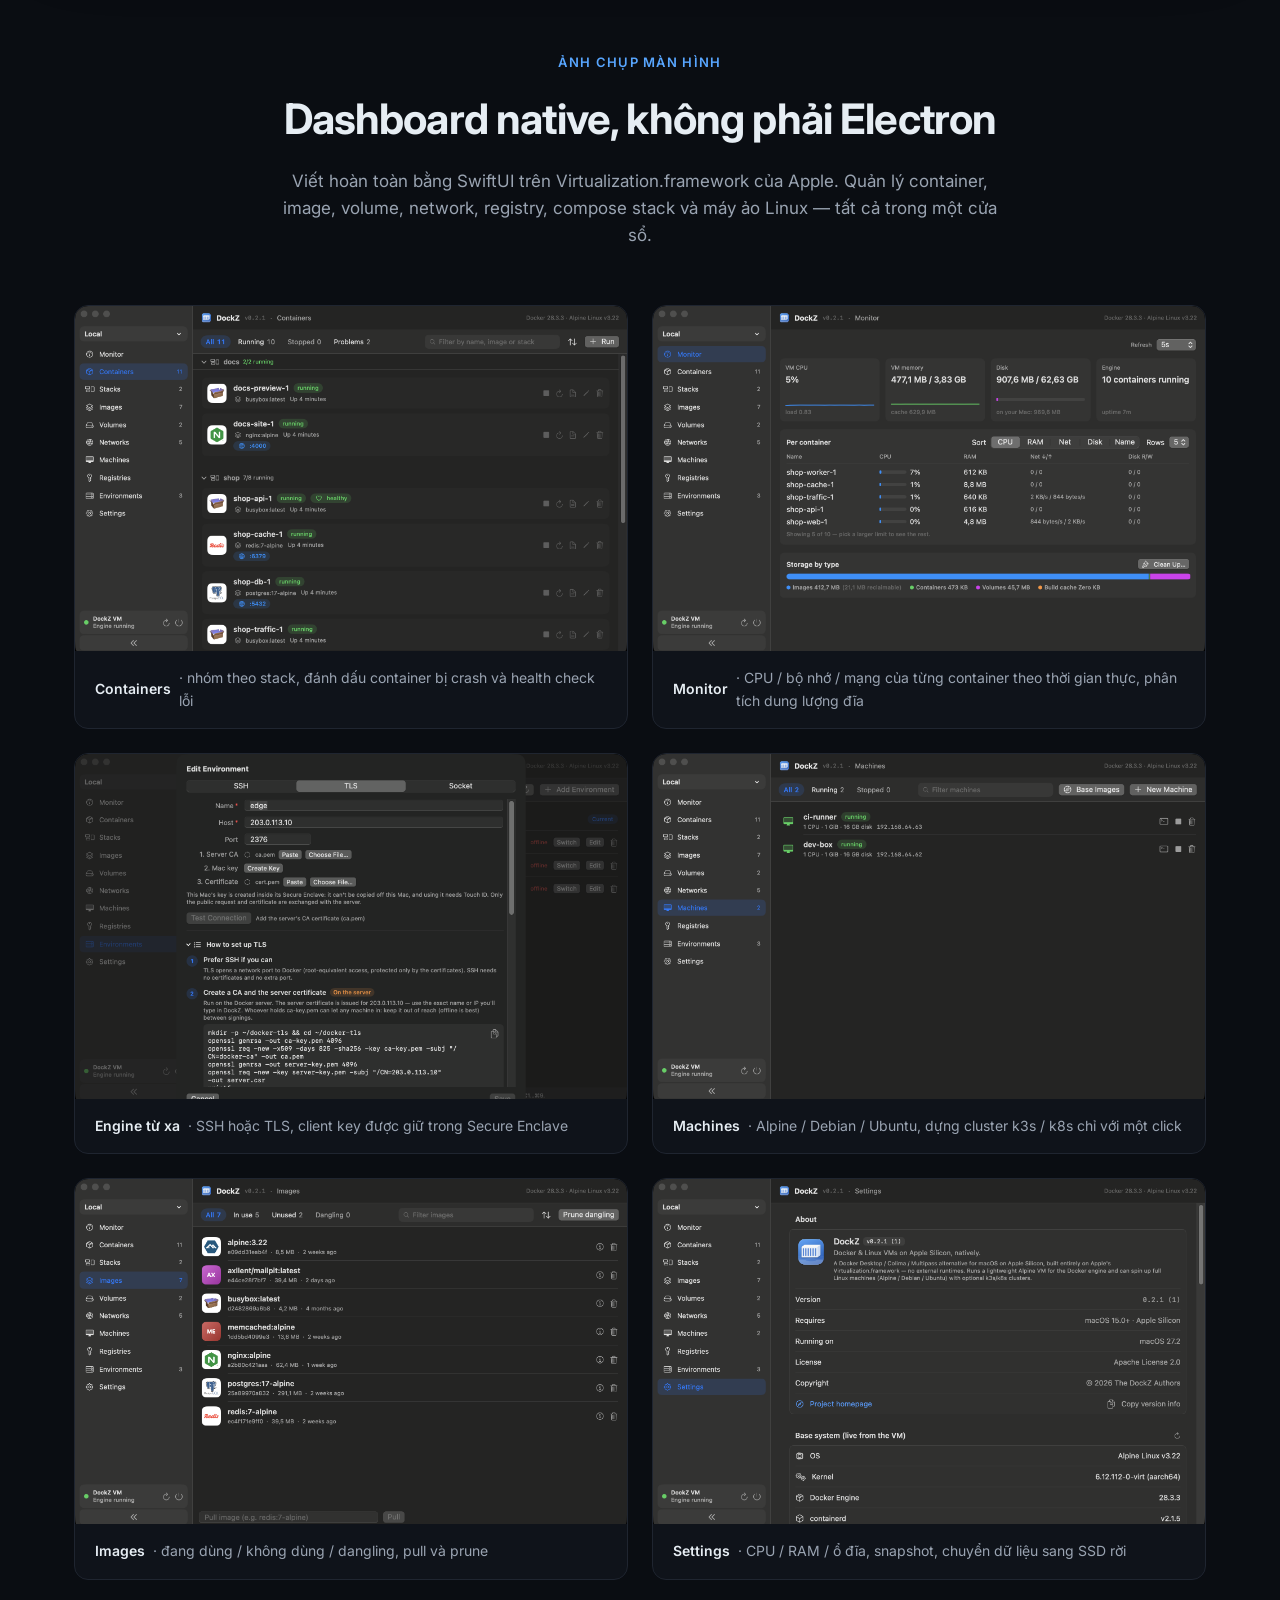
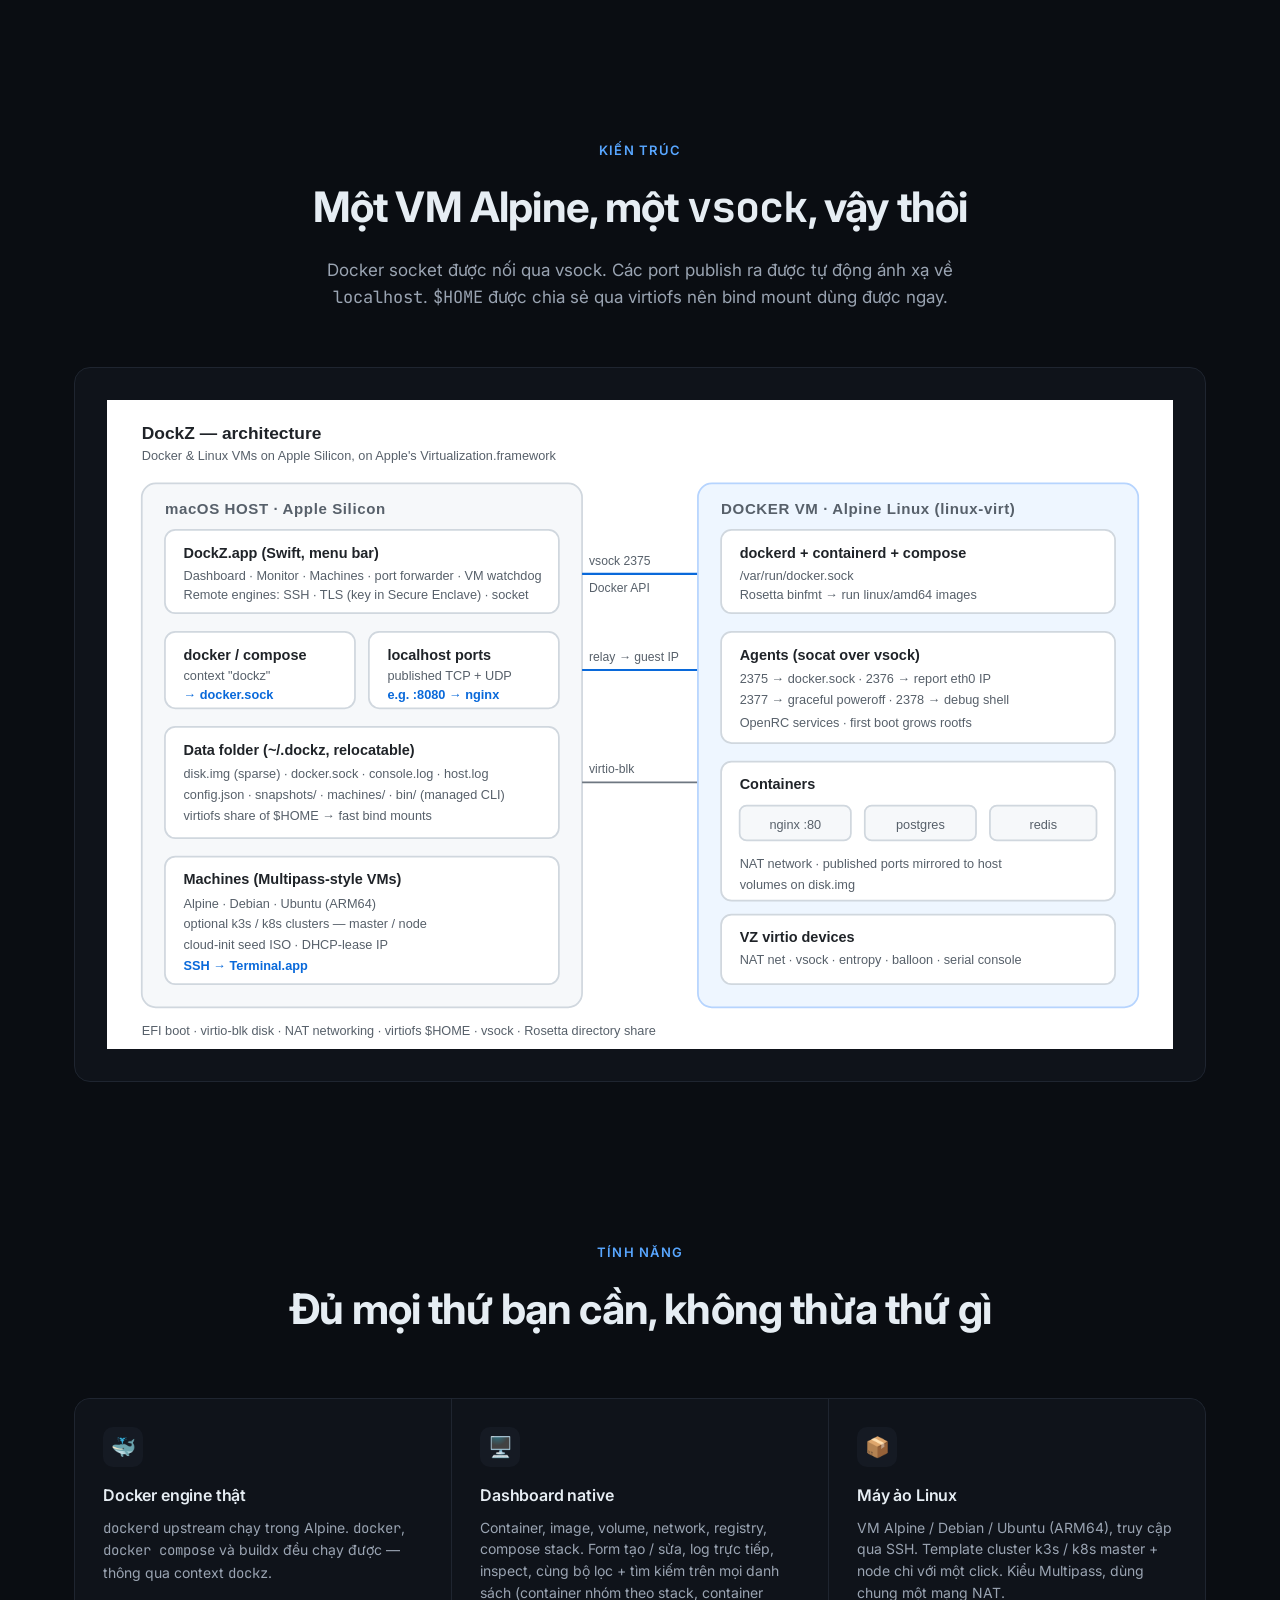
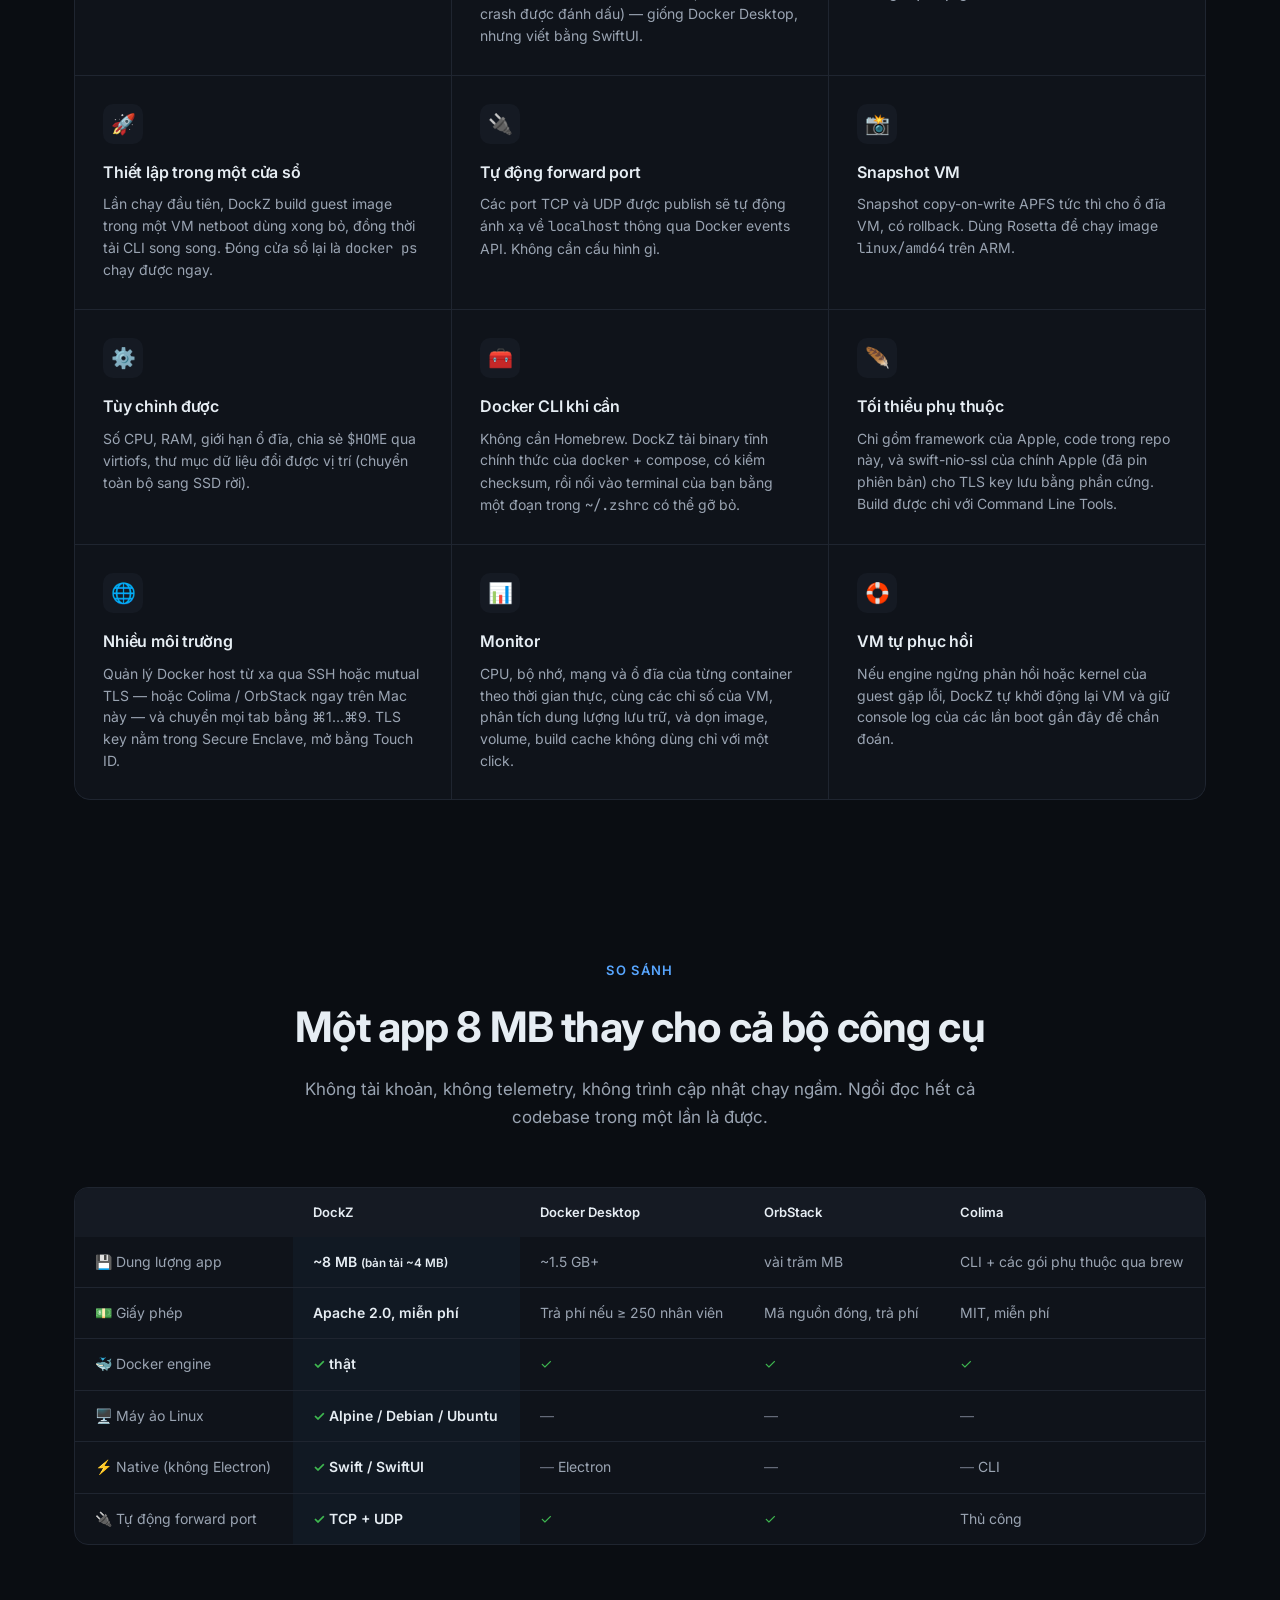
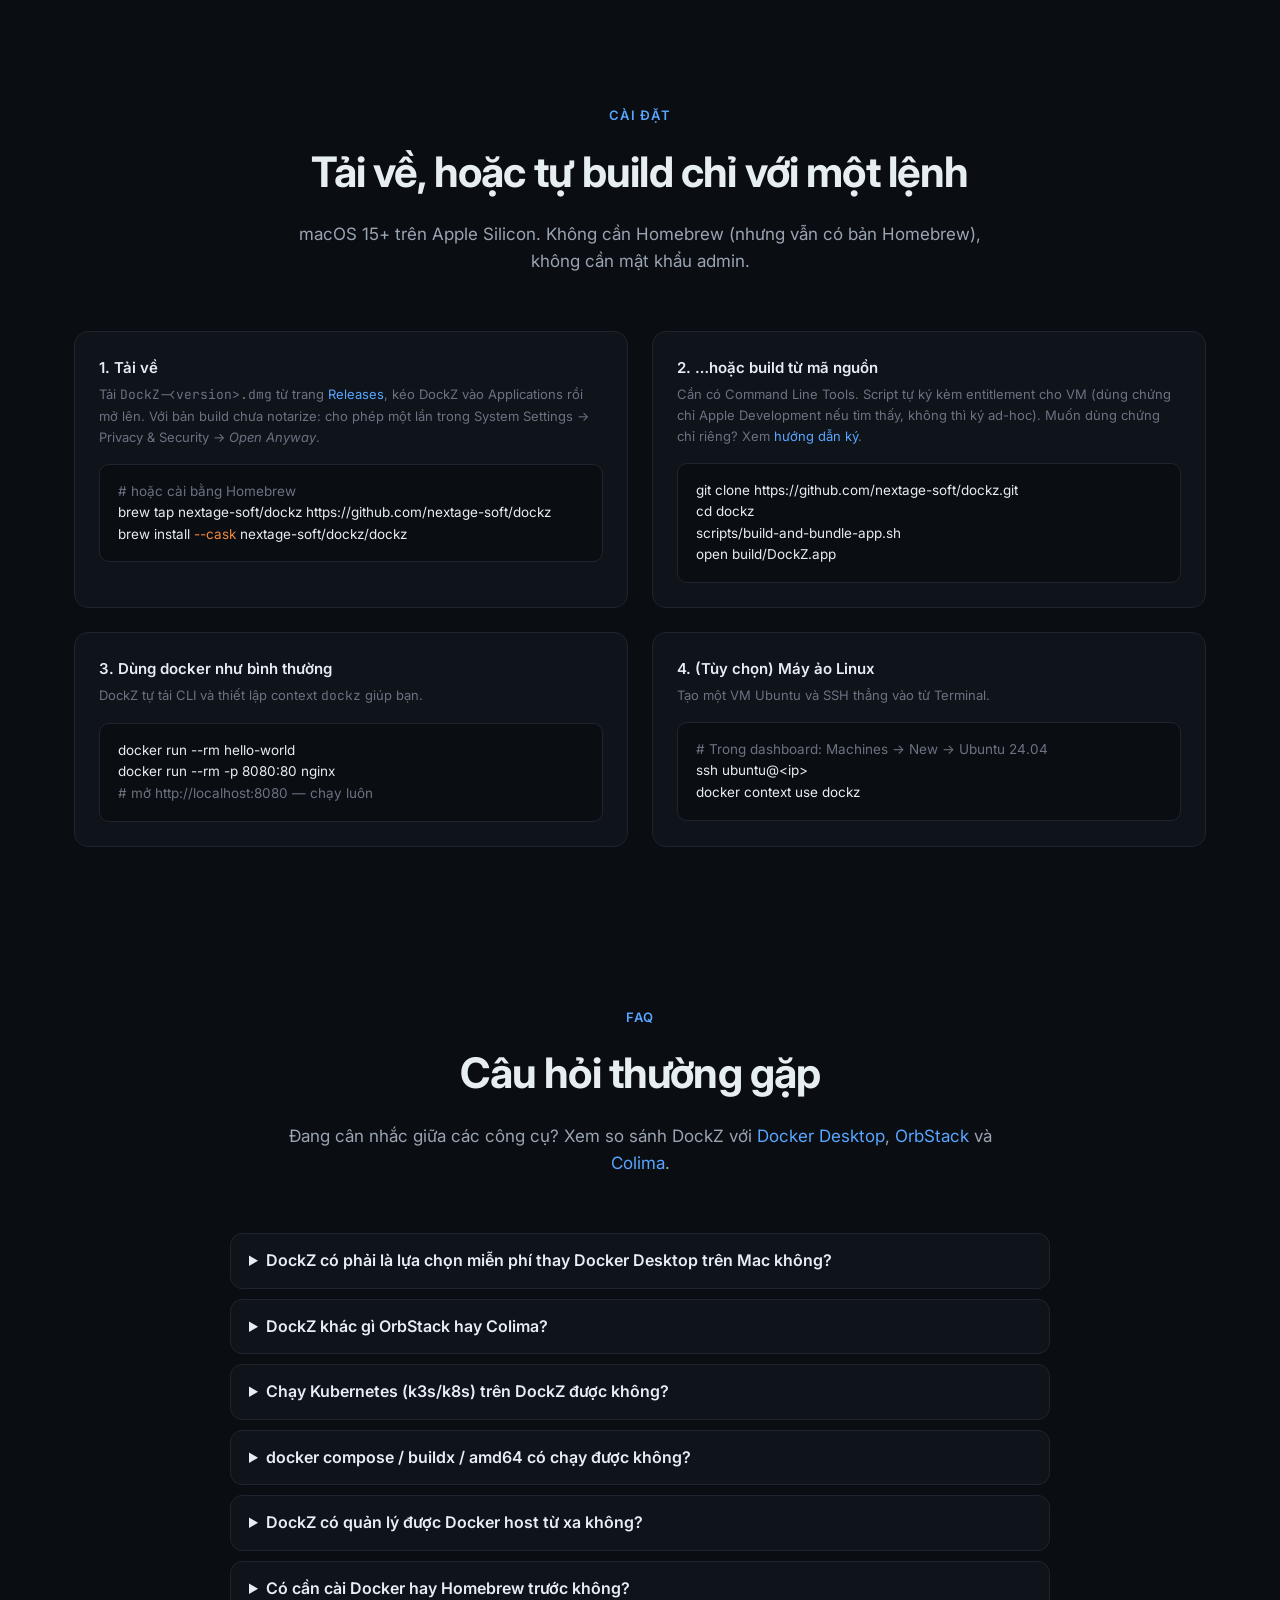
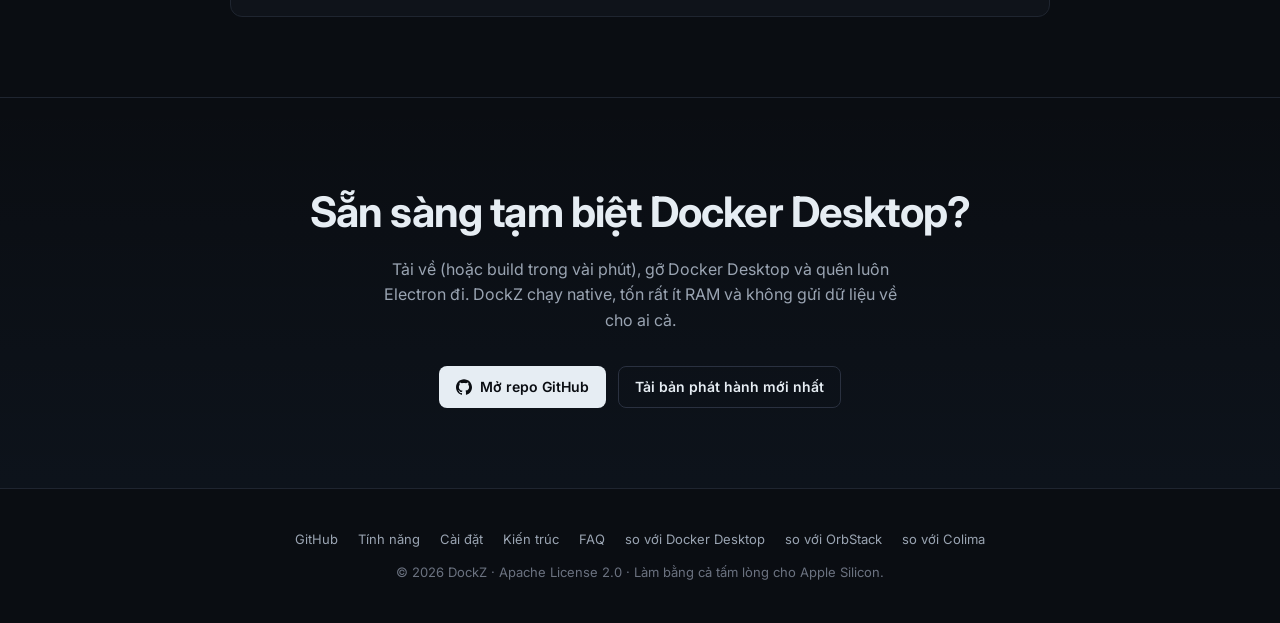
<file: landing/vi/index.html>
<!doctype html>
<html lang="vi">
<head>
  <meta charset="utf-8" />
  <meta name="viewport" content="width=device-width, initial-scale=1" />
  <title>DockZ — Docker & máy ảo Linux chạy native trên Apple Silicon</title>
  <meta name="description" content="DockZ là app menu bar macOS chỉ ~8 MB, chạy dockerd thật trong một VM Alpine siêu nhẹ trên Apple Silicon. Docker Desktop + Multipass gộp làm một, giấy phép Apache 2.0, không dùng Electron." />
  <link rel="canonical" href="https://dockz.nextagesoft.com/vi/" />
  <link rel="alternate" hreflang="en" href="https://dockz.nextagesoft.com/" />
  <link rel="alternate" hreflang="vi" href="https://dockz.nextagesoft.com/vi/" />
  <link rel="alternate" hreflang="x-default" href="https://dockz.nextagesoft.com/" />
  <meta property="og:type" content="website" />
  <meta property="og:site_name" content="DockZ" />
  <meta property="og:locale" content="vi_VN" />
  <meta property="og:title" content="DockZ — Docker &amp; máy ảo Linux chạy native trên Apple Silicon" />
  <meta property="og:description" content="DockZ là app menu bar macOS chỉ ~8 MB, chạy dockerd thật trong một VM Alpine siêu nhẹ trên Apple Silicon. Docker Desktop + Multipass gộp làm một, giấy phép Apache 2.0, không dùng Electron." />
  <meta property="og:url" content="https://dockz.nextagesoft.com/vi/" />
  <meta property="og:image" content="https://dockz.nextagesoft.com/assets/social-preview.png" />
  <meta property="og:image:width" content="1280" />
  <meta property="og:image:height" content="640" />
  <meta property="og:image:alt" content="DockZ — Docker &amp; máy ảo Linux chạy native trên Apple Silicon" />
  <meta name="twitter:card" content="summary_large_image" />
  <meta name="twitter:title" content="DockZ — Docker &amp; máy ảo Linux chạy native trên Apple Silicon" />
  <meta name="twitter:description" content="DockZ là app menu bar macOS chỉ ~8 MB, chạy dockerd thật trong một VM Alpine siêu nhẹ trên Apple Silicon. Docker Desktop + Multipass gộp làm một, giấy phép Apache 2.0, không dùng Electron." />
  <meta name="twitter:image" content="https://dockz.nextagesoft.com/assets/social-preview.png" />
  <meta name="keywords" content="thay thế Docker Desktop, Docker trên Mac, Apple Silicon, thay thế OrbStack, Colima GUI, Portainer cho Mac, Kubernetes trên Mac, k3s, ảo hóa macOS, Docker Desktop alternative, Docker on Mac" />
  <script type="application/ld+json">{"@context": "https://schema.org", "@type": "SoftwareApplication", "name": "DockZ", "description": "DockZ là app menu bar macOS chỉ ~8 MB, chạy dockerd thật trong một VM Alpine siêu nhẹ trên Apple Silicon. Docker Desktop + Multipass gộp làm một, giấy phép Apache 2.0, không dùng Electron.", "url": "https://dockz.nextagesoft.com/vi/", "image": "https://dockz.nextagesoft.com/assets/social-preview.png", "applicationCategory": "DeveloperApplication", "operatingSystem": "macOS 15 or later (Apple Silicon)", "softwareVersion": "0.2.5", "fileSize": "3.9MB", "license": "https://www.apache.org/licenses/LICENSE-2.0", "downloadUrl": "https://github.com/nextage-soft/dockz/releases/latest", "codeRepository": "https://github.com/nextage-soft/dockz", "offers": {"@type": "Offer", "price": "0", "priceCurrency": "USD"}, "author": {"@type": "Organization", "name": "NextAge Soft", "url": "https://nextagesoft.com"}}</script>
  <script type="application/ld+json">{"@context": "https://schema.org", "@type": "FAQPage", "mainEntity": [{"@type": "Question", "name": "DockZ có phải là lựa chọn miễn phí thay Docker Desktop trên Mac không?", "acceptedAnswer": {"@type": "Answer", "text": "Đúng vậy — miễn phí, giấy phép Apache 2.0, công ty dùng cũng không phải mua license theo đầu người. DockZ chạy Docker Engine thật (dockerd) trong một VM Alpine Linux gọn nhẹ trên Virtualization.framework của Apple."}}, {"@type": "Question", "name": "DockZ khác gì OrbStack hay Colima?", "acceptedAnswer": {"@type": "Answer", "text": "OrbStack rất tốt nhưng là mã nguồn đóng và phải trả phí khi dùng cho mục đích thương mại; Colima miễn phí nhưng chỉ có CLI và cài qua Homebrew. DockZ là app native mã nguồn mở hoàn toàn, chỉ ~8 MB, có dashboard GUI, không cần Homebrew, không cần mật khẩu admin, và còn quản lý được cả máy ảo Linux đa dụng."}}, {"@type": "Question", "name": "Chạy Kubernetes (k3s/k8s) trên DockZ được không?", "acceptedAnswer": {"@type": "Answer", "text": "Được — tab Machines tạo VM Alpine/Debian/Ubuntu kèm template master/node k3s hoặc kubeadm chỉ với một cú click; các node dùng chung một mạng NAT nên bạn dựng được cluster nhiều node ngay trên một chiếc Mac."}}, {"@type": "Question", "name": "docker compose / buildx / amd64 có chạy được không?", "acceptedAnswer": {"@type": "Answer", "text": "Có. Engine là Docker upstream nên compose, buildx và registry riêng chạy y hệt như trên Linux. Image linux/amd64 chạy qua Rosetta."}}, {"@type": "Question", "name": "DockZ có quản lý được Docker host từ xa không?", "acceptedAnswer": {"@type": "Answer", "text": "Có — bạn thêm các engine khác qua SSH hoặc mutual TLS (hoặc socket của một engine khác ngay trên Mac) rồi chuyển qua lại giữa chúng trên mọi tab. Client key TLS được tạo trong Secure Enclave của Mac và dùng kèm Touch ID."}}, {"@type": "Question", "name": "Có cần cài Docker hay Homebrew trước không?", "acceptedAnswer": {"@type": "Answer", "text": "Không. Lần chạy đầu tiên, DockZ tự build guest image và tải docker CLI chính thức + plugin compose, có kiểm checksum — một chiếc Mac mới tinh đi từ con số 0 tới docker ps chỉ trong một cửa sổ."}}]}</script>
  <link rel="icon" type="image/png" href="../assets/logo.png" />
  <link rel="preconnect" href="https://fonts.googleapis.com" />
  <link rel="preconnect" href="https://fonts.gstatic.com" crossorigin />
  <link href="https://fonts.googleapis.com/css2?family=Inter:wght@400;500;600;700;800&family=JetBrains+Mono:wght@400;500;600&display=swap" rel="stylesheet" />
  <style>
    :root {
      --bg: #0a0d12;
      --bg-2: #0f131a;
      --bg-3: #151a23;
      --border: #1f2530;
      --border-2: #2a3140;
      --text: #e6edf3;
      --text-dim: #9aa4b2;
      --text-mute: #6b7280;
      --accent: #58a6ff;
      --accent-2: #1f6feb;
      --accent-glow: rgba(88, 166, 255, 0.15);
      --green: #3fb950;
      --orange: #f0883e;
      --purple: #a371f7;
      --pink: #f778ba;
      --gradient: linear-gradient(135deg, #58a6ff 0%, #a371f7 50%, #f778ba 100%);
    }

    * { box-sizing: border-box; margin: 0; padding: 0; }
    html { scroll-behavior: smooth; }
    body {
      font-family: 'Inter', -apple-system, BlinkMacSystemFont, sans-serif;
      background: var(--bg);
      color: var(--text);
      line-height: 1.6;
      -webkit-font-smoothing: antialiased;
      overflow-x: hidden;
    }
    code, pre, .mono { font-family: 'JetBrains Mono', ui-monospace, Menlo, monospace; }
    a { color: var(--accent); text-decoration: none; }
    a:hover { text-decoration: underline; }

    /* Background ambient */
    body::before {
      content: '';
      position: fixed;
      top: -20%;
      left: 50%;
      transform: translateX(-50%);
      width: 1200px;
      height: 800px;
      background: radial-gradient(ellipse at center, rgba(88, 166, 255, 0.08) 0%, transparent 60%);
      pointer-events: none;
      z-index: 0;
    }

    .container {
      max-width: 1180px;
      margin: 0 auto;
      padding: 0 24px;
      position: relative;
      z-index: 1;
      width: 100%;
    }

    /* Top nav */
    nav {
      padding: 20px 0;
      position: sticky;
      top: 0;
      background: rgba(10, 13, 18, 0.75);
      backdrop-filter: saturate(180%) blur(20px);
      -webkit-backdrop-filter: saturate(180%) blur(20px);
      border-bottom: 1px solid var(--border);
      z-index: 100;
    }
    .nav-inner {
      display: flex;
      align-items: center;
      justify-content: space-between;
    }
    .brand {
      display: flex;
      align-items: center;
      gap: 10px;
      font-weight: 700;
      font-size: 18px;
      color: var(--text);
    }
    .brand img { width: 28px; height: 28px; }
    .nav-links { display: flex; gap: 28px; align-items: center; }
    .nav-links a { color: var(--text-dim); font-size: 14px; font-weight: 500; }
    .nav-links a:hover { color: var(--text); text-decoration: none; }
    .btn {
      display: inline-flex;
      align-items: center;
      gap: 8px;
      padding: 9px 16px;
      border-radius: 8px;
      font-size: 14px;
      font-weight: 600;
      transition: all 0.15s ease;
      border: 1px solid transparent;
      cursor: pointer;
    }
    .btn-primary {
      background: var(--text);
      color: var(--bg);
    }
    .btn-primary:hover { background: #fff; text-decoration: none; transform: translateY(-1px); }
    .btn-ghost {
      background: transparent;
      color: var(--text);
      border-color: var(--border-2);
    }
    .btn-ghost:hover { background: var(--bg-3); text-decoration: none; }

    /* Hero */
    .hero {
      padding: 100px 0 80px;
      text-align: center;
    }
    .hero-badge {
      display: inline-flex;
      align-items: center;
      gap: 8px;
      padding: 6px 14px;
      border-radius: 999px;
      background: var(--bg-3);
      border: 1px solid var(--border-2);
      font-size: 13px;
      color: var(--text-dim);
      margin-bottom: 28px;
      max-width: 100%;
      flex-wrap: wrap;
      justify-content: center;
    }
    .hero-badge .dot {
      width: 6px; height: 6px; border-radius: 50%;
      background: var(--green);
      box-shadow: 0 0 8px var(--green);
    }
    h1 {
      font-size: clamp(36px, 6.5vw, 76px);
      font-weight: 800;
      letter-spacing: -0.03em;
      line-height: 1.05;
      margin-bottom: 24px;
      overflow-wrap: break-word;
      word-wrap: break-word;
      word-break: normal;
      max-width: 100%;
    }
    h1 .gradient {
      background: var(--gradient);
      -webkit-background-clip: text;
      background-clip: text;
      -webkit-text-fill-color: transparent;
    }
    .hero-sub {
      font-size: clamp(16px, 2vw, 20px);
      color: var(--text-dim);
      max-width: 680px;
      margin: 0 auto 40px;
    }
    .hero-cta {
      display: flex;
      gap: 12px;
      justify-content: center;
      flex-wrap: wrap;
      margin-bottom: 56px;
    }

    /* Hero stats */
    .stats {
      display: grid;
      grid-template-columns: repeat(4, 1fr);
      gap: 1px;
      background: var(--border);
      border: 1px solid var(--border);
      border-radius: 14px;
      overflow: hidden;
      max-width: 720px;
      margin: 0 auto;
    }
    .stat {
      background: var(--bg-2);
      padding: 22px 16px;
      text-align: center;
    }
    .stat-value {
      font-size: 26px;
      font-weight: 700;
      color: var(--text);
      letter-spacing: -0.02em;
    }
    .stat-label {
      font-size: 12px;
      color: var(--text-mute);
      text-transform: uppercase;
      letter-spacing: 0.08em;
      margin-top: 4px;
    }

    /* Section */
    section { padding: 80px 0; }
    .section-head {
      text-align: center;
      max-width: 720px;
      margin: 0 auto 56px;
    }
    .section-eyebrow {
      font-size: 13px;
      font-weight: 600;
      color: var(--accent);
      text-transform: uppercase;
      letter-spacing: 0.1em;
      margin-bottom: 12px;
    }
    h2 {
      font-size: clamp(28px, 4vw, 42px);
      font-weight: 700;
      letter-spacing: -0.02em;
      margin-bottom: 16px;
    }
    .section-sub {
      color: var(--text-dim);
      font-size: 17px;
    }

    /* Intro video */
    #video { padding-top: 0; }
    .video-frame {
      aspect-ratio: 16 / 9;
      border-radius: 18px;
      overflow: hidden;
      border: 1px solid var(--border);
      background: #000;
      box-shadow: 0 30px 80px rgba(0, 0, 0, 0.55);
    }
    .video-frame video { width: 100%; height: 100%; display: block; }

    /* Screenshots grid */
    .shots {
      display: grid;
      grid-template-columns: repeat(2, 1fr);
      gap: 24px;
    }
    .shot {
      background: var(--bg-2);
      border: 1px solid var(--border);
      border-radius: 14px;
      overflow: hidden;
      transition: all 0.2s ease;
    }
    .shot:hover {
      border-color: var(--border-2);
      transform: translateY(-2px);
    }
    .shot-frame {
      aspect-ratio: 16 / 10;
      overflow: hidden;
      background: #000;
    }
    .shot-frame img {
      width: 100%;
      height: 100%;
      object-fit: cover;
      object-position: top;
      display: block;
    }
    .shot-caption {
      padding: 16px 20px;
      font-size: 14px;
      color: var(--text-dim);
      display: flex;
      align-items: center;
      gap: 8px;
    }
    .shot-caption strong { color: var(--text); font-weight: 600; }

    /* Architecture */
    .arch-wrap {
      background: var(--bg-2);
      border: 1px solid var(--border);
      border-radius: 16px;
      padding: 32px;
      overflow: hidden;
    }
    .arch-wrap img { width: 100%; height: auto; display: block; }

    /* Features */
    .features {
      display: grid;
      grid-template-columns: repeat(3, 1fr);
      gap: 1px;
      background: var(--border);
      border: 1px solid var(--border);
      border-radius: 16px;
      overflow: hidden;
    }
    .feature {
      background: var(--bg-2);
      padding: 28px;
    }
    .feature-icon {
      width: 40px;
      height: 40px;
      border-radius: 10px;
      background: var(--bg-3);
      display: flex;
      align-items: center;
      justify-content: center;
      font-size: 20px;
      margin-bottom: 16px;
    }
    .feature h3 {
      font-size: 16px;
      font-weight: 600;
      margin-bottom: 8px;
      letter-spacing: -0.01em;
    }
    .feature p {
      font-size: 14px;
      color: var(--text-dim);
      line-height: 1.55;
    }

    /* Install / Code */
    .install {
      display: grid;
      grid-template-columns: 1fr 1fr;
      gap: 24px;
    }
    .install-card {
      background: var(--bg-2);
      border: 1px solid var(--border);
      border-radius: 14px;
      padding: 24px;
    }
    .install-card h3 {
      font-size: 15px;
      font-weight: 600;
      margin-bottom: 4px;
    }
    .install-card .hint {
      font-size: 13px;
      color: var(--text-mute);
      margin-bottom: 16px;
    }
    .code-block {
      background: var(--bg);
      border: 1px solid var(--border);
      border-radius: 10px;
      padding: 16px 18px;
      overflow-x: auto;
      font-size: 13.5px;
      line-height: 1.6;
      position: relative;
      white-space: pre;
    }
    .code-block .c-comment { color: var(--text-mute); }
    .code-block .c-cmd { color: var(--text); }
    .code-block .c-str { color: #a5d6ff; }
    .code-block .c-key { color: var(--purple); }
    .code-block .c-flag { color: var(--orange); }

    /* Compare table */
    .compare {
      background: var(--bg-2);
      border: 1px solid var(--border);
      border-radius: 14px;
      overflow: hidden;
    }
    .compare table {
      width: 100%;
      border-collapse: collapse;
      font-size: 14px;
    }
    .compare th, .compare td {
      padding: 14px 20px;
      text-align: left;
      border-bottom: 1px solid var(--border);
    }
    .compare tr:last-child th,
    .compare tr:last-child td { border-bottom: none; }
    .compare th {
      background: var(--bg-3);
      font-weight: 600;
      color: var(--text);
      font-size: 13px;
    }
    .compare td { color: var(--text-dim); }
    .compare td.us {
      color: var(--text);
      font-weight: 600;
      background: rgba(88, 166, 255, 0.04);
    }
    .compare .check { color: var(--green); }
    .compare .cross { color: var(--text-mute); }

    /* CTA */
    .cta {
      text-align: center;
      padding: 80px 24px;
      background: linear-gradient(180deg, transparent 0%, rgba(88, 166, 255, 0.04) 100%);
      border-top: 1px solid var(--border);
      border-bottom: 1px solid var(--border);
    }
    .cta h2 { margin-bottom: 12px; }
    .cta p { color: var(--text-dim); margin-bottom: 32px; max-width: 540px; margin-left: auto; margin-right: auto; }
    .cta-buttons { display: flex; gap: 12px; justify-content: center; flex-wrap: wrap; }

    /* Footer */
    footer {
      padding: 40px 0;
      color: var(--text-mute);
      font-size: 13px;
      text-align: center;
    }
    footer a { color: var(--text-dim); }
    footer .links { display: flex; gap: 20px; justify-content: center; margin-bottom: 12px; }

    /* Responsive */
    @media (max-width: 820px) {
      .features { grid-template-columns: repeat(2, 1fr); }
      .install { grid-template-columns: 1fr; }
      .stats { grid-template-columns: repeat(2, 1fr); }
      .hero { padding: 64px 0 56px; }
      section { padding: 64px 0; }
    }
    @media (max-width: 560px) {
      .container { padding: 0 16px; }
      .nav-links a:not(.btn) { display: none; }
      .shots { grid-template-columns: 1fr; }
      .features { grid-template-columns: 1fr; }
      .compare { font-size: 12px; }
      .compare th, .compare td { padding: 10px 12px; }
      .nav-inner { gap: 8px; }
      .brand span { display: none; }
      .btn { padding: 8px 12px; font-size: 13px; }
      h1 { font-size: clamp(28px, 8.5vw, 40px); letter-spacing: -0.02em; word-break: break-word; }
      .hero-cta { flex-direction: column; align-items: stretch; }
      .hero-cta .btn { justify-content: center; }
      .stats { grid-template-columns: 1fr 1fr; }
      .stat { padding: 16px 8px; }
      .stat-value { font-size: 20px; }
      .stat-label { font-size: 11px; letter-spacing: 0.06em; }
      .section-head { margin-bottom: 40px; }
      .install-card { padding: 18px; }
      .code-block { font-size: 12.5px; padding: 14px; }
    }
    @media (max-width: 380px) {
      .stats { grid-template-columns: 1fr; }
      .hero-badge { font-size: 11px; padding: 5px 10px; }
    }
    .faq { max-width: 820px; margin: 0 auto; display: grid; gap: 10px; }
    .faq-item { border: 1px solid var(--border); border-radius: 12px; background: var(--bg-2); padding: 14px 18px; }
    .faq-item summary { cursor: pointer; font-weight: 600; color: var(--text); }
    .faq-item p { color: var(--text-dim); margin-top: 8px; }
  </style>
</head>
<body>
  <nav>
    <div class="container nav-inner">
      <a href="./" class="brand">
        <img src="../assets/logo.png" alt="DockZ" />
        <span>DockZ</span>
      </a>
      <div class="nav-links">
        <a href="#features">Tính năng</a>
        <a href="#screenshots">Ảnh chụp</a>
        <a href="#install">Cài đặt</a>
        <a href="vs/docker-desktop/">So sánh</a>
        <a href="../" hreflang="en" lang="en">English</a>
        <a href="https://github.com/nextage-soft/dockz" target="_blank" rel="noopener" class="btn btn-ghost">
          <svg width="15" height="15" viewBox="0 0 24 24" fill="currentColor"><path d="M12 .297c-6.63 0-12 5.373-12 12 0 5.303 3.438 9.8 8.205 11.385.6.113.82-.258.82-.577 0-.285-.01-1.04-.015-2.04-3.338.724-4.042-1.61-4.042-1.61C4.422 18.07 3.633 17.7 3.633 17.7c-1.087-.744.084-.729.084-.729 1.205.084 1.838 1.236 1.838 1.236 1.07 1.835 2.809 1.305 3.495.998.108-.776.417-1.305.76-1.605-2.665-.3-5.466-1.332-5.466-5.93 0-1.31.465-2.38 1.235-3.22-.135-.303-.54-1.523.105-3.176 0 0 1.005-.322 3.3 1.23.96-.267 1.98-.4 3-.405 1.02.005 2.04.138 3 .405 2.28-1.552 3.285-1.23 3.285-1.23.645 1.653.24 2.873.12 3.176.765.84 1.23 1.91 1.23 3.22 0 4.61-2.805 5.625-5.475 5.92.42.36.81 1.096.81 2.22 0 1.606-.015 2.896-.015 3.286 0 .315.21.69.825.57C20.565 22.092 24 17.592 24 12.297c0-6.627-5.373-12-12-12"/></svg>
          GitHub
        </a>
        <a href="#install" class="btn btn-primary">Tải về</a>
      </div>
    </div>
  </nav>

  <header class="hero">
    <div class="container">
      <div class="hero-badge">
        <span class="dot"></span>
        Apache 2.0 · macOS 15+ · Apple Silicon
      </div>
      <h1>
        Docker &amp; máy ảo Linux<br />
        trên <span class="gradient">Apple Silicon</span>, chạy native.
      </h1>
      <p class="hero-sub">
        DockZ là app menu bar chỉ ~8 MB, chạy <code class="mono">dockerd</code> thật trong một VM Alpine siêu nhẹ — kèm dashboard kiểu Docker Desktop và máy ảo Linux kiểu Multipass. Một app thay cho cả bộ công cụ.
      </p>
      <div class="hero-cta">
        <a href="https://github.com/nextage-soft/dockz/releases/latest" target="_blank" rel="noopener" class="btn btn-primary">
          <svg width="16" height="16" viewBox="0 0 24 24" fill="none" stroke="currentColor" stroke-width="2.5" stroke-linecap="round" stroke-linejoin="round"><path d="M21 15v4a2 2 0 0 1-2 2H5a2 2 0 0 1-2-2v-4M7 10l5 5 5-5M12 15V3"/></svg>
          Tải DockZ.dmg
        </a>
        <a href="https://github.com/nextage-soft/dockz" target="_blank" rel="noopener" class="btn btn-ghost">
          Xem mã nguồn &rarr;
        </a>
      </div>

      <div class="stats">
        <div class="stat">
          <div class="stat-value">~8 MB</div>
          <div class="stat-label">Dung lượng app</div>
        </div>
        <div class="stat">
          <div class="stat-value">~4 MB</div>
          <div class="stat-label">Bản tải về</div>
        </div>
        <div class="stat">
          <div class="stat-value">100%</div>
          <div class="stat-label">dockerd thật</div>
        </div>
        <div class="stat">
          <div class="stat-value">Miễn phí</div>
          <div class="stat-label">Apache 2.0</div>
        </div>
      </div>
    </div>
  </header>

  <section id="video" aria-label="Video giới thiệu">
    <div class="container">
      <div class="video-frame">
        <video autoplay muted loop playsinline preload="metadata" poster="../assets/dockz-intro-poster.jpg">
          <source src="../assets/dockz-intro-vi.mp4" type="video/mp4" />
        </video>
      </div>
    </div>
  </section>

  <section id="screenshots">
    <div class="container">
      <div class="section-head">
        <div class="section-eyebrow">Ảnh chụp màn hình</div>
        <h2>Dashboard native, không phải Electron</h2>
        <p class="section-sub">Viết hoàn toàn bằng SwiftUI trên Virtualization.framework của Apple. Quản lý container, image, volume, network, registry, compose stack và máy ảo Linux — tất cả trong một cửa sổ.</p>
      </div>
      <div class="shots">
        <div class="shot">
          <div class="shot-frame"><img src="../assets/dashboard-containers.png" alt="Container được nhóm theo compose stack" loading="lazy" /></div>
          <div class="shot-caption"><strong>Containers</strong> &middot; nhóm theo stack, đánh dấu container bị crash và health check lỗi</div>
        </div>
        <div class="shot">
          <div class="shot-frame"><img src="../assets/dashboard-monitor.png" alt="Tab Monitor" loading="lazy" /></div>
          <div class="shot-caption"><strong>Monitor</strong> &middot; CPU / bộ nhớ / mạng của từng container theo thời gian thực, phân tích dung lượng đĩa</div>
        </div>
        <div class="shot">
          <div class="shot-frame"><img src="../assets/dashboard-environments.png" alt="Màn hình chỉnh sửa môi trường TLS" loading="lazy" /></div>
          <div class="shot-caption"><strong>Engine từ xa</strong> &middot; SSH hoặc TLS, client key được giữ trong Secure Enclave</div>
        </div>
        <div class="shot">
          <div class="shot-frame"><img src="../assets/dashboard-machines.png" alt="Machines" loading="lazy" /></div>
          <div class="shot-caption"><strong>Machines</strong> &middot; Alpine / Debian / Ubuntu, dựng cluster k3s / k8s chỉ với một click</div>
        </div>
        <div class="shot">
          <div class="shot-frame"><img src="../assets/dashboard-images.png" alt="Images" loading="lazy" /></div>
          <div class="shot-caption"><strong>Images</strong> &middot; đang dùng / không dùng / dangling, pull và prune</div>
        </div>
        <div class="shot">
          <div class="shot-frame"><img src="../assets/dashboard-settings.png" alt="Cài đặt" loading="lazy" /></div>
          <div class="shot-caption"><strong>Settings</strong> &middot; CPU / RAM / ổ đĩa, snapshot, chuyển dữ liệu sang SSD rời</div>
        </div>
      </div>
    </div>
  </section>

  <section id="architecture">
    <div class="container">
      <div class="section-head">
        <div class="section-eyebrow">Kiến trúc</div>
        <h2>Một VM Alpine, một <code class="mono">vsock</code>, vậy thôi</h2>
        <p class="section-sub">Docker socket được nối qua vsock. Các port publish ra được tự động ánh xạ về <code class="mono">localhost</code>. <code class="mono">$HOME</code> được chia sẻ qua virtiofs nên bind mount dùng được ngay.</p>
      </div>
      <div class="arch-wrap">
        <img src="../assets/architecture.svg" alt="Sơ đồ kiến trúc DockZ" />
      </div>
    </div>
  </section>

  <section id="features">
    <div class="container">
      <div class="section-head">
        <div class="section-eyebrow">Tính năng</div>
        <h2>Đủ mọi thứ bạn cần, không thừa thứ gì</h2>
      </div>
      <div class="features">
        <div class="feature">
          <div class="feature-icon">🐳</div>
          <h3>Docker engine thật</h3>
          <p><code class="mono">dockerd</code> upstream chạy trong Alpine. <code class="mono">docker</code>, <code class="mono">docker compose</code> và buildx đều chạy được — thông qua context <code class="mono">dockz</code>.</p>
        </div>
        <div class="feature">
          <div class="feature-icon">🖥️</div>
          <h3>Dashboard native</h3>
          <p>Container, image, volume, network, registry, compose stack. Form tạo / sửa, log trực tiếp, inspect, cùng bộ lọc + tìm kiếm trên mọi danh sách (container nhóm theo stack, container crash được đánh dấu) — giống Docker Desktop, nhưng viết bằng SwiftUI.</p>
        </div>
        <div class="feature">
          <div class="feature-icon">📦</div>
          <h3>Máy ảo Linux</h3>
          <p>VM Alpine / Debian / Ubuntu (ARM64), truy cập qua SSH. Template cluster k3s / k8s master + node chỉ với một click. Kiểu Multipass, dùng chung một mạng NAT.</p>
        </div>
        <div class="feature">
          <div class="feature-icon">🚀</div>
          <h3>Thiết lập trong một cửa sổ</h3>
          <p>Lần chạy đầu tiên, DockZ build guest image trong một VM netboot dùng xong bỏ, đồng thời tải CLI song song. Đóng cửa sổ lại là <code class="mono">docker ps</code> chạy được ngay.</p>
        </div>
        <div class="feature">
          <div class="feature-icon">🔌</div>
          <h3>Tự động forward port</h3>
          <p>Các port TCP và UDP được publish sẽ tự động ánh xạ về <code class="mono">localhost</code> thông qua Docker events API. Không cần cấu hình gì.</p>
        </div>
        <div class="feature">
          <div class="feature-icon">📸</div>
          <h3>Snapshot VM</h3>
          <p>Snapshot copy-on-write APFS tức thì cho ổ đĩa VM, có rollback. Dùng Rosetta để chạy image <code class="mono">linux/amd64</code> trên ARM.</p>
        </div>
        <div class="feature">
          <div class="feature-icon">⚙️</div>
          <h3>Tùy chỉnh được</h3>
          <p>Số CPU, RAM, giới hạn ổ đĩa, chia sẻ <code class="mono">$HOME</code> qua virtiofs, thư mục dữ liệu đổi được vị trí (chuyển toàn bộ sang SSD rời).</p>
        </div>
        <div class="feature">
          <div class="feature-icon">🧰</div>
          <h3>Docker CLI khi cần</h3>
          <p>Không cần Homebrew. DockZ tải binary tĩnh chính thức của <code class="mono">docker</code> + compose, có kiểm checksum, rồi nối vào terminal của bạn bằng một đoạn trong <code class="mono">~/.zshrc</code> có thể gỡ bỏ.</p>
        </div>
        <div class="feature">
          <div class="feature-icon">🪶</div>
          <h3>Tối thiểu phụ thuộc</h3>
          <p>Chỉ gồm framework của Apple, code trong repo này, và swift-nio-ssl của chính Apple (đã pin phiên bản) cho TLS key lưu bằng phần cứng. Build được chỉ với Command Line Tools.</p>
        </div>
        <div class="feature">
          <div class="feature-icon">🌐</div>
          <h3>Nhiều môi trường</h3>
          <p>Quản lý Docker host từ xa qua SSH hoặc mutual TLS — hoặc Colima / OrbStack ngay trên Mac này — và chuyển mọi tab bằng ⌘1…⌘9. TLS key nằm trong Secure Enclave, mở bằng Touch ID.</p>
        </div>
        <div class="feature">
          <div class="feature-icon">📊</div>
          <h3>Monitor</h3>
          <p>CPU, bộ nhớ, mạng và ổ đĩa của từng container theo thời gian thực, cùng các chỉ số của VM, phân tích dung lượng lưu trữ, và dọn image, volume, build cache không dùng chỉ với một click.</p>
        </div>
        <div class="feature">
          <div class="feature-icon">🛟</div>
          <h3>VM tự phục hồi</h3>
          <p>Nếu engine ngừng phản hồi hoặc kernel của guest gặp lỗi, DockZ tự khởi động lại VM và giữ console log của các lần boot gần đây để chẩn đoán.</p>
        </div>
      </div>
    </div>
  </section>

  <section>
    <div class="container">
      <div class="section-head">
        <div class="section-eyebrow">So sánh</div>
        <h2>Một app 8 MB thay cho cả bộ công cụ</h2>
        <p class="section-sub">Không tài khoản, không telemetry, không trình cập nhật chạy ngầm. Ngồi đọc hết cả codebase trong một lần là được.</p>
      </div>
      <div class="compare">
        <table>
          <thead>
            <tr>
              <th></th>
              <th class="us">DockZ</th>
              <th>Docker Desktop</th>
              <th>OrbStack</th>
              <th>Colima</th>
            </tr>
          </thead>
          <tbody>
            <tr>
              <td>💾 Dung lượng app</td>
              <td class="us">~8 MB <small>(bản tải ~4 MB)</small></td>
              <td>~1.5 GB+</td>
              <td>vài trăm MB</td>
              <td>CLI + các gói phụ thuộc qua brew</td>
            </tr>
            <tr>
              <td>💵 Giấy phép</td>
              <td class="us">Apache 2.0, miễn phí</td>
              <td>Trả phí nếu &ge; 250 nhân viên</td>
              <td>Mã nguồn đóng, trả phí</td>
              <td>MIT, miễn phí</td>
            </tr>
            <tr>
              <td>🐳 Docker engine</td>
              <td class="us"><span class="check">✓</span> thật</td>
              <td><span class="check">✓</span></td>
              <td><span class="check">✓</span></td>
              <td><span class="check">✓</span></td>
            </tr>
            <tr>
              <td>🖥️ Máy ảo Linux</td>
              <td class="us"><span class="check">✓</span> Alpine / Debian / Ubuntu</td>
              <td><span class="cross">—</span></td>
              <td><span class="cross">—</span></td>
              <td><span class="cross">—</span></td>
            </tr>
            <tr>
              <td>⚡ Native (không Electron)</td>
              <td class="us"><span class="check">✓</span> Swift / SwiftUI</td>
              <td><span class="cross">—</span> Electron</td>
              <td><span class="cross">—</span></td>
              <td><span class="cross">—</span> CLI</td>
            </tr>
            <tr>
              <td>🔌 Tự động forward port</td>
              <td class="us"><span class="check">✓</span> TCP + UDP</td>
              <td><span class="check">✓</span></td>
              <td><span class="check">✓</span></td>
              <td>Thủ công</td>
            </tr>
          </tbody>
        </table>
      </div>
    </div>
  </section>

  <section id="install">
    <div class="container">
      <div class="section-head">
        <div class="section-eyebrow">Cài đặt</div>
        <h2>Tải về, hoặc tự build chỉ với một lệnh</h2>
        <p class="section-sub">macOS 15+ trên Apple Silicon. Không cần Homebrew (nhưng vẫn có bản Homebrew), không cần mật khẩu admin.</p>
      </div>
      <div class="install">
        <div class="install-card">
          <h3>1. Tải về</h3>
          <p class="hint">Tải <code class="mono">DockZ-&lt;version&gt;.dmg</code> từ trang <a href="https://github.com/nextage-soft/dockz/releases/latest" target="_blank" rel="noopener">Releases</a>, kéo DockZ vào Applications rồi mở lên. Với bản build chưa notarize: cho phép một lần trong System Settings → Privacy &amp; Security → <em>Open Anyway</em>.</p>
          <div class="code-block"><span class="c-comment"># hoặc cài bằng Homebrew</span>
<span class="c-cmd">brew tap</span> nextage-soft/dockz https://github.com/nextage-soft/dockz
<span class="c-cmd">brew install</span> <span class="c-flag">--cask</span> nextage-soft/dockz/dockz</div>
        </div>
        <div class="install-card">
          <h3>2. …hoặc build từ mã nguồn</h3>
          <p class="hint">Cần có Command Line Tools. Script tự ký kèm entitlement cho VM (dùng chứng chỉ Apple Development nếu tìm thấy, không thì ký ad-hoc). Muốn dùng chứng chỉ riêng? Xem <a href="https://github.com/nextage-soft/dockz/blob/master/docs/deployment-guide.md" target="_blank" rel="noopener">hướng dẫn ký</a>.</p>
          <div class="code-block"><span class="c-cmd">git clone https://github.com/nextage-soft/dockz.git</span>
<span class="c-cmd">cd dockz</span>
<span class="c-cmd">scripts/build-and-bundle-app.sh</span>
<span class="c-cmd">open</span> build/DockZ.app</div>
        </div>
        <div class="install-card">
          <h3>3. Dùng docker như bình thường</h3>
          <p class="hint">DockZ tự tải CLI và thiết lập context <code class="mono">dockz</code> giúp bạn.</p>
          <div class="code-block"><span class="c-cmd">docker run --rm hello-world</span>
<span class="c-cmd">docker run --rm -p 8080:80 nginx</span>
<span class="c-comment"># mở http://localhost:8080 — chạy luôn</span></div>
        </div>
        <div class="install-card">
          <h3>4. (Tùy chọn) Máy ảo Linux</h3>
          <p class="hint">Tạo một VM Ubuntu và SSH thẳng vào từ Terminal.</p>
          <div class="code-block"><span class="c-comment"># Trong dashboard: Machines → New → Ubuntu 24.04</span>
<span class="c-cmd">ssh ubuntu@&lt;ip&gt;</span>
<span class="c-cmd">docker context use dockz</span></div>
        </div>
      </div>
    </div>
  </section>

  <section id="faq">
    <div class="container">
      <div class="section-head">
        <div class="section-eyebrow">FAQ</div>
        <h2>Câu hỏi thường gặp</h2>
        <p class="section-sub">Đang cân nhắc giữa các công cụ? Xem so sánh DockZ với <a href="vs/docker-desktop/">Docker Desktop</a>, <a href="vs/orbstack/">OrbStack</a> và <a href="vs/colima/">Colima</a>.</p>
      </div>
      <div class="faq">
        <details class="faq-item">
          <summary>DockZ có phải là lựa chọn miễn phí thay Docker Desktop trên Mac không?</summary>
          <p>Đúng vậy — miễn phí, giấy phép Apache 2.0, công ty dùng cũng không phải mua license theo đầu người. DockZ chạy Docker Engine thật (dockerd) trong một VM Alpine Linux gọn nhẹ trên Virtualization.framework của Apple.</p>
        </details>
        <details class="faq-item">
          <summary>DockZ khác gì OrbStack hay Colima?</summary>
          <p>OrbStack rất tốt nhưng là mã nguồn đóng và phải trả phí khi dùng cho mục đích thương mại; Colima miễn phí nhưng chỉ có CLI và cài qua Homebrew. DockZ là app native mã nguồn mở hoàn toàn, chỉ ~8 MB, có dashboard GUI, không cần Homebrew, không cần mật khẩu admin, và còn quản lý được cả máy ảo Linux đa dụng.</p>
        </details>
        <details class="faq-item">
          <summary>Chạy Kubernetes (k3s/k8s) trên DockZ được không?</summary>
          <p>Được — tab Machines tạo VM Alpine/Debian/Ubuntu kèm template master/node k3s hoặc kubeadm chỉ với một cú click; các node dùng chung một mạng NAT nên bạn dựng được cluster nhiều node ngay trên một chiếc Mac.</p>
        </details>
        <details class="faq-item">
          <summary>docker compose / buildx / amd64 có chạy được không?</summary>
          <p>Có. Engine là Docker upstream nên compose, buildx và registry riêng chạy y hệt như trên Linux. Image linux/amd64 chạy qua Rosetta.</p>
        </details>
        <details class="faq-item">
          <summary>DockZ có quản lý được Docker host từ xa không?</summary>
          <p>Có — bạn thêm các engine khác qua SSH hoặc mutual TLS (hoặc socket của một engine khác ngay trên Mac) rồi chuyển qua lại giữa chúng trên mọi tab. Client key TLS được tạo trong Secure Enclave của Mac và dùng kèm Touch ID.</p>
        </details>
        <details class="faq-item">
          <summary>Có cần cài Docker hay Homebrew trước không?</summary>
          <p>Không. Lần chạy đầu tiên, DockZ tự build guest image và tải docker CLI chính thức + plugin compose, có kiểm checksum — một chiếc Mac mới tinh đi từ con số 0 tới docker ps chỉ trong một cửa sổ.</p>
        </details>
      </div>
    </div>
  </section>
  <section class="cta">
    <div class="container">
      <h2>Sẵn sàng tạm biệt Docker Desktop?</h2>
      <p>Tải về (hoặc build trong vài phút), gỡ Docker Desktop và quên luôn Electron đi. DockZ chạy native, tốn rất ít RAM và không gửi dữ liệu về cho ai cả.</p>
      <div class="cta-buttons">
        <a href="https://github.com/nextage-soft/dockz" target="_blank" rel="noopener" class="btn btn-primary">
          <svg width="16" height="16" viewBox="0 0 24 24" fill="currentColor"><path d="M12 .297c-6.63 0-12 5.373-12 12 0 5.303 3.438 9.8 8.205 11.385.6.113.82-.258.82-.577 0-.285-.01-1.04-.015-2.04-3.338.724-4.042-1.61-4.042-1.61C4.422 18.07 3.633 17.7 3.633 17.7c-1.087-.744.084-.729.084-.729 1.205.084 1.838 1.236 1.838 1.236 1.07 1.835 2.809 1.305 3.495.998.108-.776.417-1.305.76-1.605-2.665-.3-5.466-1.332-5.466-5.93 0-1.31.465-2.38 1.235-3.22-.135-.303-.54-1.523.105-3.176 0 0 1.005-.322 3.3 1.23.96-.267 1.98-.4 3-.405 1.02.005 2.04.138 3 .405 2.28-1.552 3.285-1.23 3.285-1.23.645 1.653.24 2.873.12 3.176.765.84 1.23 1.91 1.23 3.22 0 4.61-2.805 5.625-5.475 5.92.42.36.81 1.096.81 2.22 0 1.606-.015 2.896-.015 3.286 0 .315.21.69.825.57C20.565 22.092 24 17.592 24 12.297c0-6.627-5.373-12-12-12"/></svg>
          Mở repo GitHub
        </a>
        <a href="https://github.com/nextage-soft/dockz/releases/latest" target="_blank" rel="noopener" class="btn btn-ghost">Tải bản phát hành mới nhất</a>
      </div>
    </div>
  </section>

  <footer>
    <div class="container">
      <div class="links">
        <a href="https://github.com/nextage-soft/dockz" target="_blank" rel="noopener">GitHub</a>
        <a href="#features">Tính năng</a>
        <a href="#install">Cài đặt</a>
        <a href="#architecture">Kiến trúc</a>
        <a href="#faq">FAQ</a>
        <a href="vs/docker-desktop/">so với Docker Desktop</a>
        <a href="vs/orbstack/">so với OrbStack</a>
        <a href="vs/colima/">so với Colima</a>
      </div>
      <div>&copy; 2026 DockZ &middot; Apache License 2.0 &middot; Làm bằng cả tấm lòng cho Apple Silicon.</div>
    </div>
  </footer>
</body>
</html>
</file>
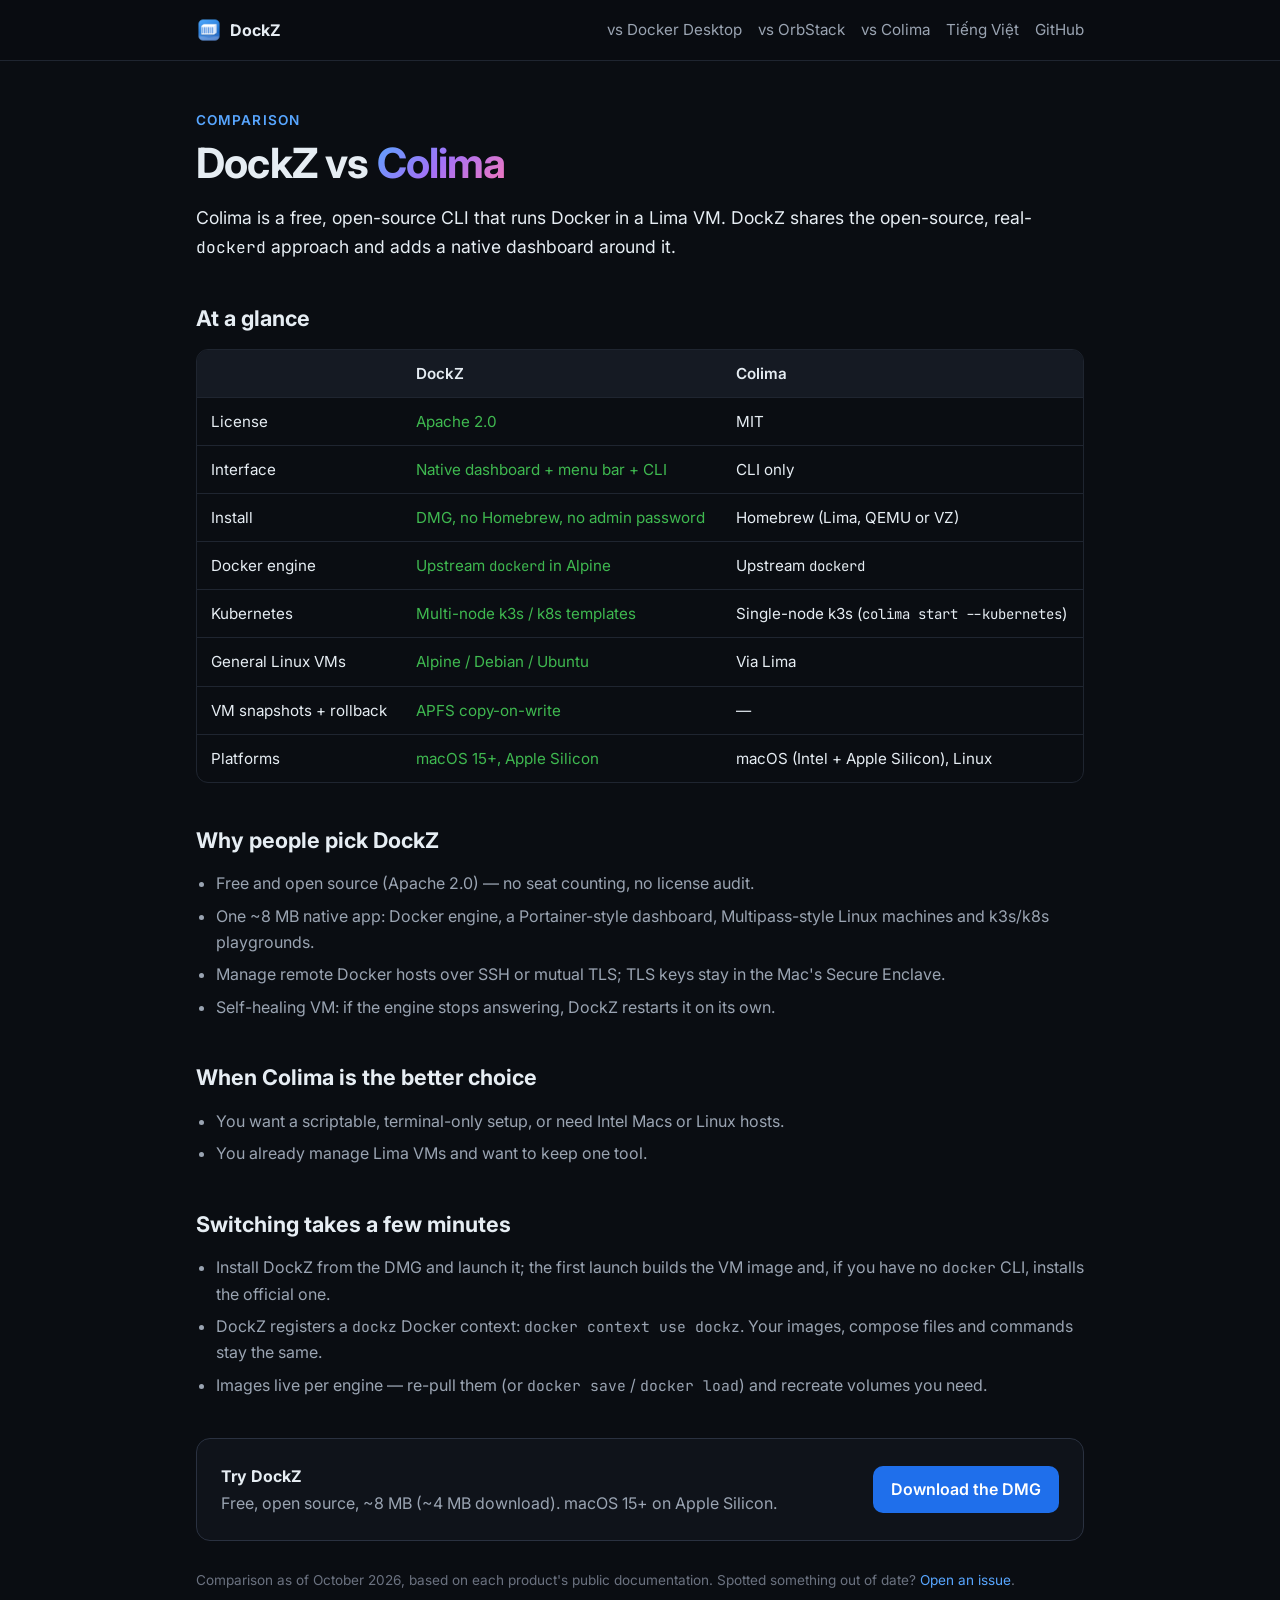
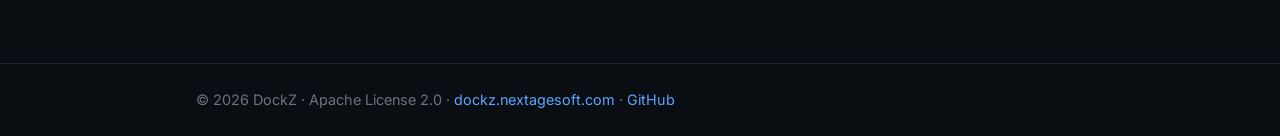
<file: landing/vs/colima/index.html>
<!doctype html>
<html lang="en">
<head>
  <meta charset="utf-8" />
  <meta name="viewport" content="width=device-width, initial-scale=1" />
  <title>DockZ vs Colima — a Colima alternative with a native GUI</title>
  <meta name="description" content="DockZ vs Colima on Mac: both free and open source with the real Docker engine. DockZ adds a native dashboard, Linux machines, snapshots and needs no Homebrew." />
  <link rel="canonical" href="https://dockz.nextagesoft.com/vs/colima/" />
  <link rel="alternate" hreflang="en" href="https://dockz.nextagesoft.com/vs/colima/" />
  <link rel="alternate" hreflang="vi" href="https://dockz.nextagesoft.com/vi/vs/colima/" />
  <link rel="alternate" hreflang="x-default" href="https://dockz.nextagesoft.com/vs/colima/" />
  <meta property="og:type" content="article" />
  <meta property="og:site_name" content="DockZ" />
  <meta property="og:title" content="DockZ vs Colima — a Colima alternative with a native GUI" />
  <meta property="og:description" content="DockZ vs Colima on Mac: both free and open source with the real Docker engine. DockZ adds a native dashboard, Linux machines, snapshots and needs no Homebrew." />
  <meta property="og:url" content="https://dockz.nextagesoft.com/vs/colima/" />
  <meta property="og:image" content="https://dockz.nextagesoft.com/assets/social-preview.png" />
  <meta name="twitter:card" content="summary_large_image" />
  <meta name="twitter:image" content="https://dockz.nextagesoft.com/assets/social-preview.png" />
  <link rel="icon" type="image/png" href="../../assets/logo.png" />
  <link rel="stylesheet" href="../../assets/page.css" />
  <link rel="preconnect" href="https://fonts.googleapis.com" />
  <link href="https://fonts.googleapis.com/css2?family=Inter:wght@400;600;700&family=JetBrains+Mono:wght@400&display=swap" rel="stylesheet" />
  <script type="application/ld+json">{"@context": "https://schema.org", "@type": "BreadcrumbList", "itemListElement": [{"@type": "ListItem", "position": 1, "name": "DockZ", "item": "https://dockz.nextagesoft.com/"}, {"@type": "ListItem", "position": 2, "name": "DockZ vs Colima", "item": "https://dockz.nextagesoft.com/vs/colima/"}]}</script>
</head>
<body>
  <nav><div class="container nav-inner">
    <a href="../../" class="brand"><img src="../../assets/logo.png" alt="DockZ" /><span>DockZ</span></a>
    <div class="nav-links">
      <a href="../../vs/docker-desktop/">vs Docker Desktop</a>
      <a href="../../vs/orbstack/">vs OrbStack</a>
      <a href="../../vs/colima/">vs Colima</a>
      <a href="../../vi/vs/colima/" hreflang="vi" lang="vi">Tiếng Việt</a>
      <a href="https://github.com/nextage-soft/dockz">GitHub</a>
    </div>
  </div></nav>
  <main><div class="container">
    <div class="eyebrow">Comparison</div>
    <h1>DockZ vs <span class="gradient">Colima</span></h1>
    <p class="lead">Colima is a free, open-source CLI that runs Docker in a Lima VM. DockZ shares the open-source, real-<code>dockerd</code> approach and adds a native dashboard around it.</p>
    <h2>At a glance</h2>
<div class="table-wrap"><table>
<tr><th></th><th>DockZ</th><th>Colima</th></tr>
<tr><td>License</td><td class="us">Apache 2.0</td><td>MIT</td></tr>
<tr><td>Interface</td><td class="us">Native dashboard + menu bar + CLI</td><td>CLI only</td></tr>
<tr><td>Install</td><td class="us">DMG, no Homebrew, no admin password</td><td>Homebrew (Lima, QEMU or VZ)</td></tr>
<tr><td>Docker engine</td><td class="us">Upstream <code>dockerd</code> in Alpine</td><td>Upstream <code>dockerd</code></td></tr>
<tr><td>Kubernetes</td><td class="us">Multi-node k3s / k8s templates</td><td>Single-node k3s (<code>colima start --kubernetes</code>)</td></tr>
<tr><td>General Linux VMs</td><td class="us">Alpine / Debian / Ubuntu</td><td>Via Lima</td></tr>
<tr><td>VM snapshots + rollback</td><td class="us">APFS copy-on-write</td><td>—</td></tr>
<tr><td>Platforms</td><td class="us">macOS 15+, Apple Silicon</td><td>macOS (Intel + Apple Silicon), Linux</td></tr>
</table></div>
    <h2>Why people pick DockZ</h2>
    <ul>
      <li>Free and open source (Apache 2.0) — no seat counting, no license audit.</li>
      <li>One ~8 MB native app: Docker engine, a Portainer-style dashboard, Multipass-style Linux machines and k3s/k8s playgrounds.</li>
      <li>Manage remote Docker hosts over SSH or mutual TLS; TLS keys stay in the Mac's Secure Enclave.</li>
      <li>Self-healing VM: if the engine stops answering, DockZ restarts it on its own.</li>
    </ul>
    <h2>When Colima is the better choice</h2>
    <ul>
      <li>You want a scriptable, terminal-only setup, or need Intel Macs or Linux hosts.</li><li>You already manage Lima VMs and want to keep one tool.</li>
    </ul>
    <h2>Switching takes a few minutes</h2>
    <ul>
      <li>Install DockZ from the DMG and launch it; the first launch builds the VM image and, if you have no <code>docker</code> CLI, installs the official one.</li>
      <li>DockZ registers a <code>dockz</code> Docker context: <code>docker context use dockz</code>. Your images, compose files and commands stay the same.</li>
      <li>Images live per engine — re-pull them (or <code>docker save</code> / <code>docker load</code>) and recreate volumes you need.</li>
    </ul>
    <div class="cta">
      <div><strong>Try DockZ</strong><p>Free, open source, ~8 MB (~4 MB download). macOS 15+ on Apple Silicon.</p></div>
      <a class="btn btn-primary" href="https://github.com/nextage-soft/dockz/releases/latest">Download the DMG</a>
    </div>
    <p class="note">Comparison as of October 2026, based on each product's public documentation. Spotted something out of date? <a href="https://github.com/nextage-soft/dockz/issues">Open an issue</a>.</p>
  </div></main>
  <footer><div class="container">&copy; 2026 DockZ &middot; Apache License 2.0 &middot; <a href="../../">dockz.nextagesoft.com</a> &middot; <a href="https://github.com/nextage-soft/dockz">GitHub</a></div></footer>
</body>
</html>
</file>
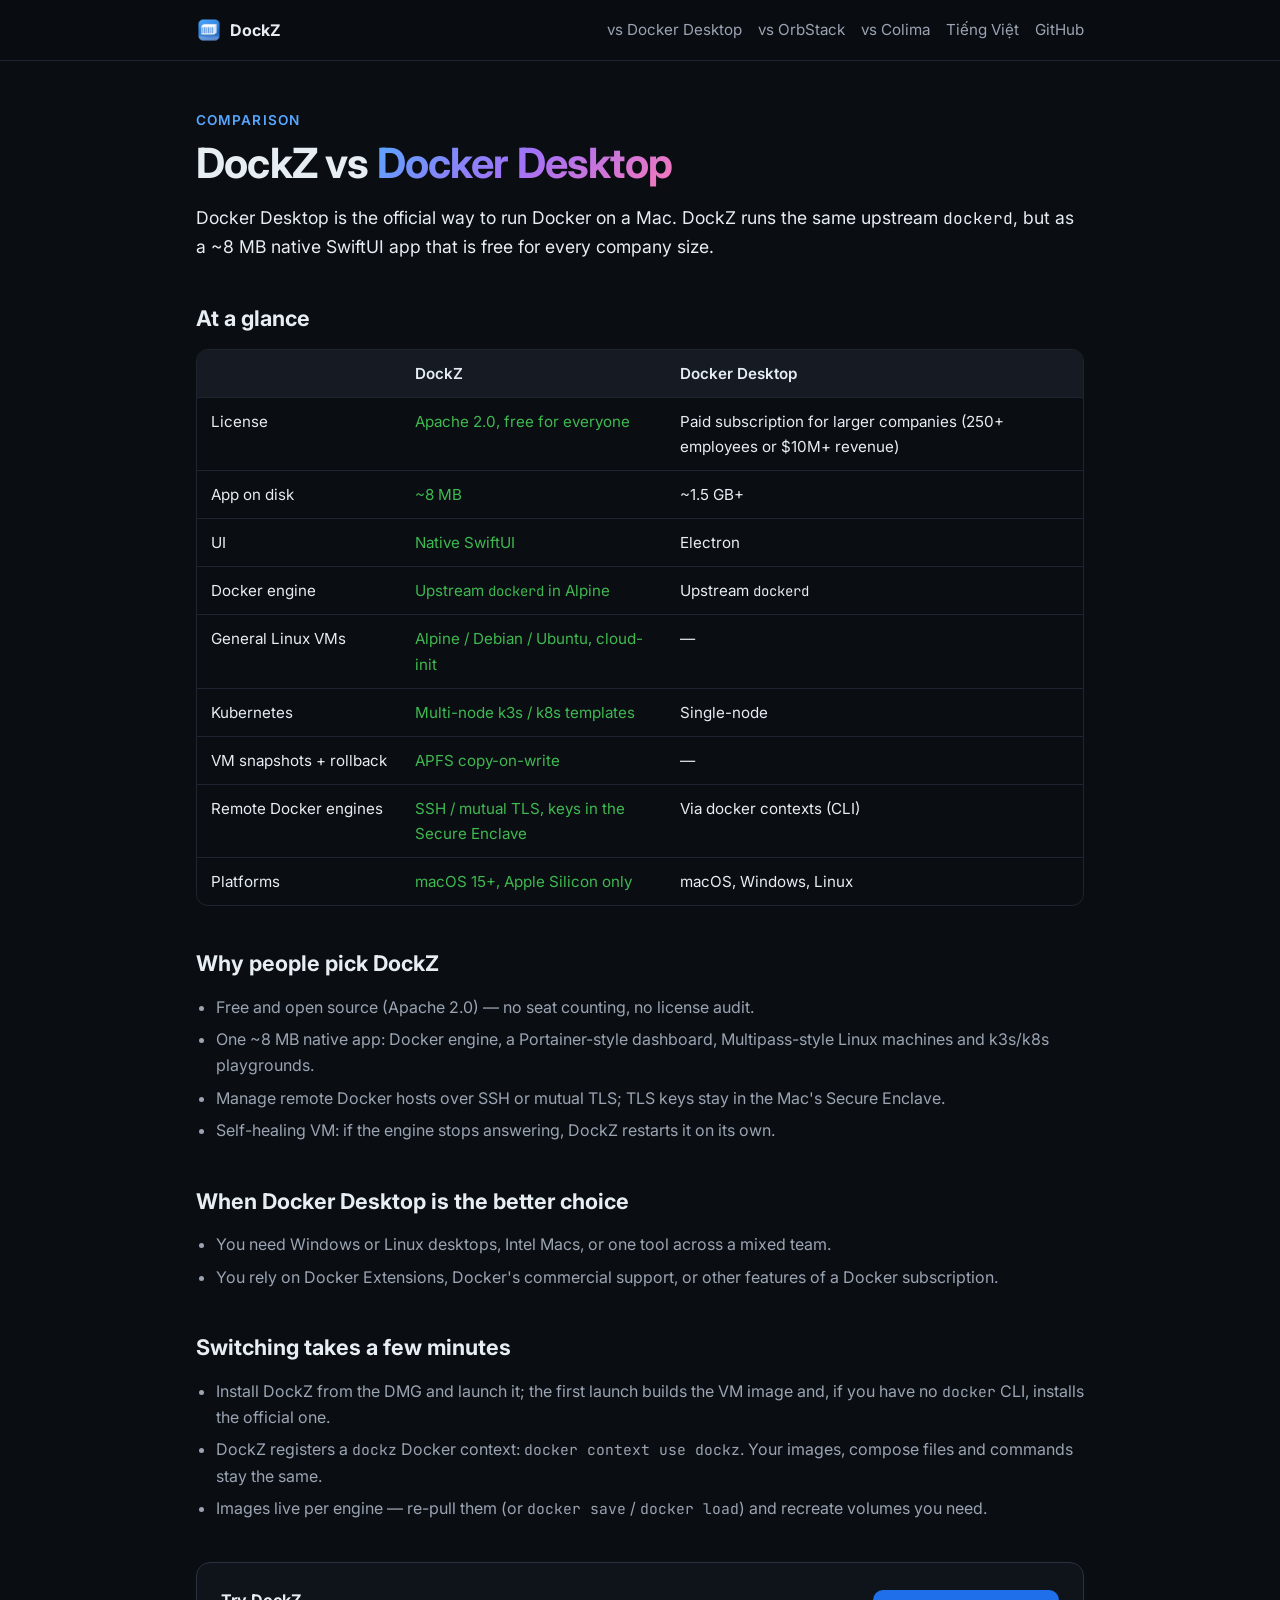
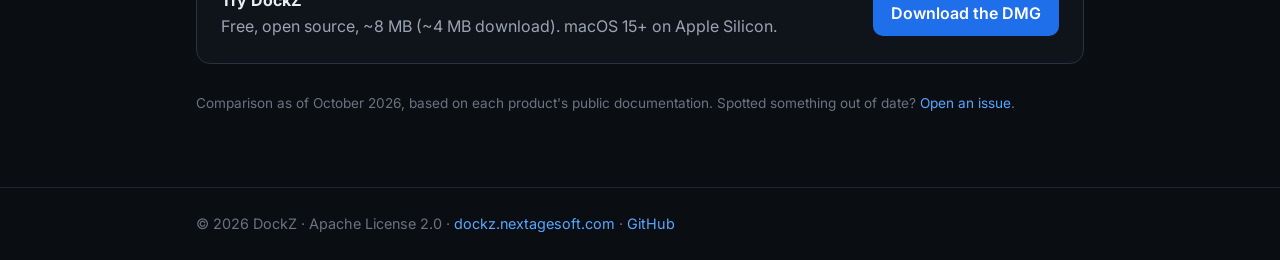
<file: landing/vs/docker-desktop/index.html>
<!doctype html>
<html lang="en">
<head>
  <meta charset="utf-8" />
  <meta name="viewport" content="width=device-width, initial-scale=1" />
  <title>DockZ vs Docker Desktop — free Docker Desktop alternative for Mac</title>
  <meta name="description" content="Compare DockZ and Docker Desktop on Apple Silicon: license, app size, native UI, Linux VMs, Kubernetes and snapshots. DockZ is free and open source for companies of any size." />
  <link rel="canonical" href="https://dockz.nextagesoft.com/vs/docker-desktop/" />
  <link rel="alternate" hreflang="en" href="https://dockz.nextagesoft.com/vs/docker-desktop/" />
  <link rel="alternate" hreflang="vi" href="https://dockz.nextagesoft.com/vi/vs/docker-desktop/" />
  <link rel="alternate" hreflang="x-default" href="https://dockz.nextagesoft.com/vs/docker-desktop/" />
  <meta property="og:type" content="article" />
  <meta property="og:site_name" content="DockZ" />
  <meta property="og:title" content="DockZ vs Docker Desktop — free Docker Desktop alternative for Mac" />
  <meta property="og:description" content="Compare DockZ and Docker Desktop on Apple Silicon: license, app size, native UI, Linux VMs, Kubernetes and snapshots. DockZ is free and open source for companies of any size." />
  <meta property="og:url" content="https://dockz.nextagesoft.com/vs/docker-desktop/" />
  <meta property="og:image" content="https://dockz.nextagesoft.com/assets/social-preview.png" />
  <meta name="twitter:card" content="summary_large_image" />
  <meta name="twitter:image" content="https://dockz.nextagesoft.com/assets/social-preview.png" />
  <link rel="icon" type="image/png" href="../../assets/logo.png" />
  <link rel="stylesheet" href="../../assets/page.css" />
  <link rel="preconnect" href="https://fonts.googleapis.com" />
  <link href="https://fonts.googleapis.com/css2?family=Inter:wght@400;600;700&family=JetBrains+Mono:wght@400&display=swap" rel="stylesheet" />
  <script type="application/ld+json">{"@context": "https://schema.org", "@type": "BreadcrumbList", "itemListElement": [{"@type": "ListItem", "position": 1, "name": "DockZ", "item": "https://dockz.nextagesoft.com/"}, {"@type": "ListItem", "position": 2, "name": "DockZ vs Docker Desktop", "item": "https://dockz.nextagesoft.com/vs/docker-desktop/"}]}</script>
</head>
<body>
  <nav><div class="container nav-inner">
    <a href="../../" class="brand"><img src="../../assets/logo.png" alt="DockZ" /><span>DockZ</span></a>
    <div class="nav-links">
      <a href="../../vs/docker-desktop/">vs Docker Desktop</a>
      <a href="../../vs/orbstack/">vs OrbStack</a>
      <a href="../../vs/colima/">vs Colima</a>
      <a href="../../vi/vs/docker-desktop/" hreflang="vi" lang="vi">Tiếng Việt</a>
      <a href="https://github.com/nextage-soft/dockz">GitHub</a>
    </div>
  </div></nav>
  <main><div class="container">
    <div class="eyebrow">Comparison</div>
    <h1>DockZ vs <span class="gradient">Docker Desktop</span></h1>
    <p class="lead">Docker Desktop is the official way to run Docker on a Mac. DockZ runs the same upstream <code>dockerd</code>, but as a ~8 MB native SwiftUI app that is free for every company size.</p>
    <h2>At a glance</h2>
<div class="table-wrap"><table>
<tr><th></th><th>DockZ</th><th>Docker Desktop</th></tr>
<tr><td>License</td><td class="us">Apache 2.0, free for everyone</td><td>Paid subscription for larger companies (250+ employees or $10M+ revenue)</td></tr>
<tr><td>App on disk</td><td class="us">~8 MB</td><td>~1.5 GB+</td></tr>
<tr><td>UI</td><td class="us">Native SwiftUI</td><td>Electron</td></tr>
<tr><td>Docker engine</td><td class="us">Upstream <code>dockerd</code> in Alpine</td><td>Upstream <code>dockerd</code></td></tr>
<tr><td>General Linux VMs</td><td class="us">Alpine / Debian / Ubuntu, cloud-init</td><td>—</td></tr>
<tr><td>Kubernetes</td><td class="us">Multi-node k3s / k8s templates</td><td>Single-node</td></tr>
<tr><td>VM snapshots + rollback</td><td class="us">APFS copy-on-write</td><td>—</td></tr>
<tr><td>Remote Docker engines</td><td class="us">SSH / mutual TLS, keys in the Secure Enclave</td><td>Via docker contexts (CLI)</td></tr>
<tr><td>Platforms</td><td class="us">macOS 15+, Apple Silicon only</td><td>macOS, Windows, Linux</td></tr>
</table></div>
    <h2>Why people pick DockZ</h2>
    <ul>
      <li>Free and open source (Apache 2.0) — no seat counting, no license audit.</li>
      <li>One ~8 MB native app: Docker engine, a Portainer-style dashboard, Multipass-style Linux machines and k3s/k8s playgrounds.</li>
      <li>Manage remote Docker hosts over SSH or mutual TLS; TLS keys stay in the Mac's Secure Enclave.</li>
      <li>Self-healing VM: if the engine stops answering, DockZ restarts it on its own.</li>
    </ul>
    <h2>When Docker Desktop is the better choice</h2>
    <ul>
      <li>You need Windows or Linux desktops, Intel Macs, or one tool across a mixed team.</li><li>You rely on Docker Extensions, Docker's commercial support, or other features of a Docker subscription.</li>
    </ul>
    <h2>Switching takes a few minutes</h2>
    <ul>
      <li>Install DockZ from the DMG and launch it; the first launch builds the VM image and, if you have no <code>docker</code> CLI, installs the official one.</li>
      <li>DockZ registers a <code>dockz</code> Docker context: <code>docker context use dockz</code>. Your images, compose files and commands stay the same.</li>
      <li>Images live per engine — re-pull them (or <code>docker save</code> / <code>docker load</code>) and recreate volumes you need.</li>
    </ul>
    <div class="cta">
      <div><strong>Try DockZ</strong><p>Free, open source, ~8 MB (~4 MB download). macOS 15+ on Apple Silicon.</p></div>
      <a class="btn btn-primary" href="https://github.com/nextage-soft/dockz/releases/latest">Download the DMG</a>
    </div>
    <p class="note">Comparison as of October 2026, based on each product's public documentation. Spotted something out of date? <a href="https://github.com/nextage-soft/dockz/issues">Open an issue</a>.</p>
  </div></main>
  <footer><div class="container">&copy; 2026 DockZ &middot; Apache License 2.0 &middot; <a href="../../">dockz.nextagesoft.com</a> &middot; <a href="https://github.com/nextage-soft/dockz">GitHub</a></div></footer>
</body>
</html>
</file>
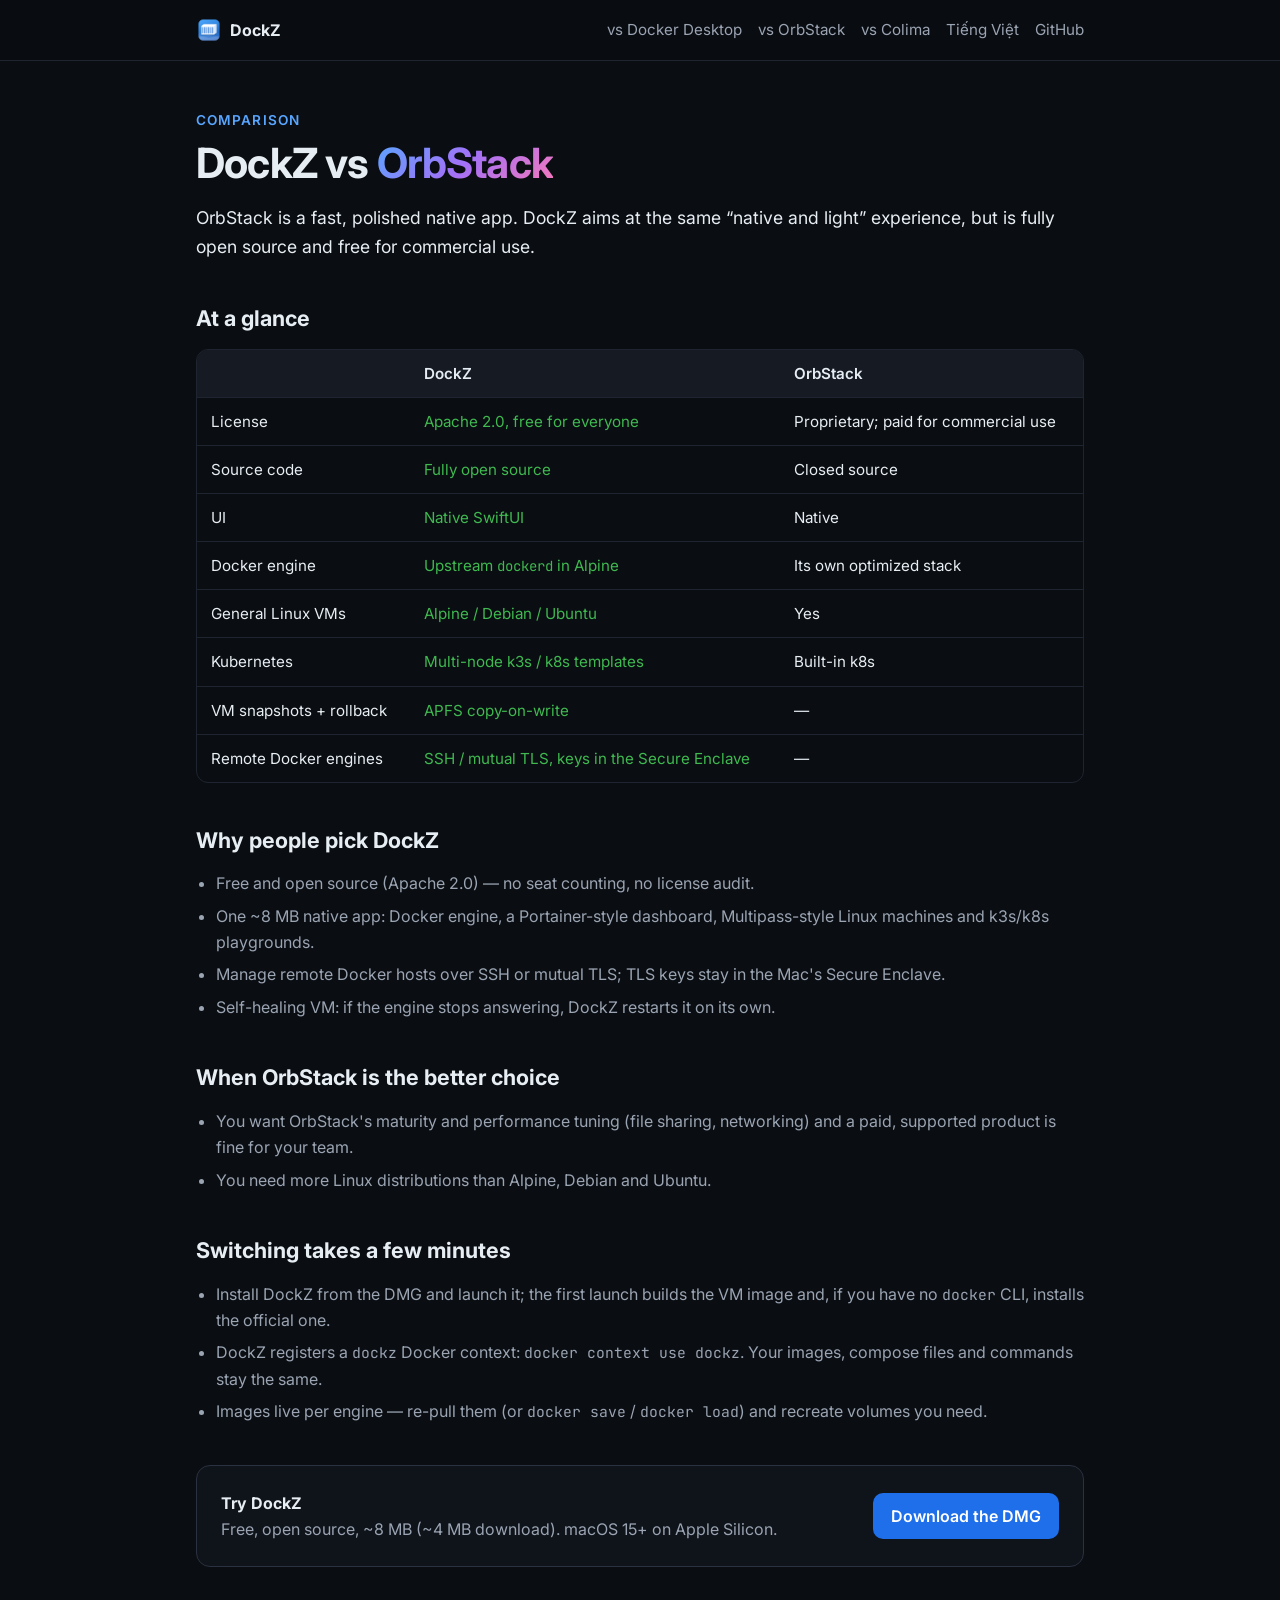
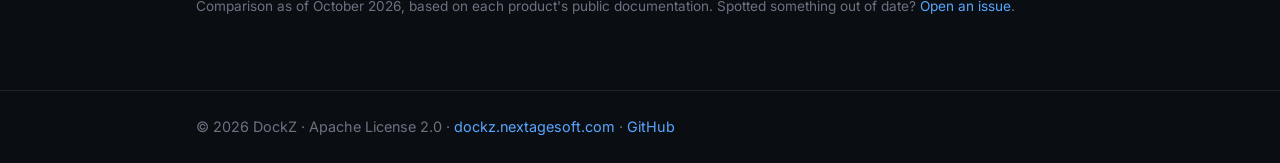
<file: landing/vs/orbstack/index.html>
<!doctype html>
<html lang="en">
<head>
  <meta charset="utf-8" />
  <meta name="viewport" content="width=device-width, initial-scale=1" />
  <title>DockZ vs OrbStack — free, open-source OrbStack alternative</title>
  <meta name="description" content="DockZ vs OrbStack on Apple Silicon: open source vs closed source, free vs paid commercial license, Docker engine, Linux machines, Kubernetes and snapshots." />
  <link rel="canonical" href="https://dockz.nextagesoft.com/vs/orbstack/" />
  <link rel="alternate" hreflang="en" href="https://dockz.nextagesoft.com/vs/orbstack/" />
  <link rel="alternate" hreflang="vi" href="https://dockz.nextagesoft.com/vi/vs/orbstack/" />
  <link rel="alternate" hreflang="x-default" href="https://dockz.nextagesoft.com/vs/orbstack/" />
  <meta property="og:type" content="article" />
  <meta property="og:site_name" content="DockZ" />
  <meta property="og:title" content="DockZ vs OrbStack — free, open-source OrbStack alternative" />
  <meta property="og:description" content="DockZ vs OrbStack on Apple Silicon: open source vs closed source, free vs paid commercial license, Docker engine, Linux machines, Kubernetes and snapshots." />
  <meta property="og:url" content="https://dockz.nextagesoft.com/vs/orbstack/" />
  <meta property="og:image" content="https://dockz.nextagesoft.com/assets/social-preview.png" />
  <meta name="twitter:card" content="summary_large_image" />
  <meta name="twitter:image" content="https://dockz.nextagesoft.com/assets/social-preview.png" />
  <link rel="icon" type="image/png" href="../../assets/logo.png" />
  <link rel="stylesheet" href="../../assets/page.css" />
  <link rel="preconnect" href="https://fonts.googleapis.com" />
  <link href="https://fonts.googleapis.com/css2?family=Inter:wght@400;600;700&family=JetBrains+Mono:wght@400&display=swap" rel="stylesheet" />
  <script type="application/ld+json">{"@context": "https://schema.org", "@type": "BreadcrumbList", "itemListElement": [{"@type": "ListItem", "position": 1, "name": "DockZ", "item": "https://dockz.nextagesoft.com/"}, {"@type": "ListItem", "position": 2, "name": "DockZ vs OrbStack", "item": "https://dockz.nextagesoft.com/vs/orbstack/"}]}</script>
</head>
<body>
  <nav><div class="container nav-inner">
    <a href="../../" class="brand"><img src="../../assets/logo.png" alt="DockZ" /><span>DockZ</span></a>
    <div class="nav-links">
      <a href="../../vs/docker-desktop/">vs Docker Desktop</a>
      <a href="../../vs/orbstack/">vs OrbStack</a>
      <a href="../../vs/colima/">vs Colima</a>
      <a href="../../vi/vs/orbstack/" hreflang="vi" lang="vi">Tiếng Việt</a>
      <a href="https://github.com/nextage-soft/dockz">GitHub</a>
    </div>
  </div></nav>
  <main><div class="container">
    <div class="eyebrow">Comparison</div>
    <h1>DockZ vs <span class="gradient">OrbStack</span></h1>
    <p class="lead">OrbStack is a fast, polished native app. DockZ aims at the same “native and light” experience, but is fully open source and free for commercial use.</p>
    <h2>At a glance</h2>
<div class="table-wrap"><table>
<tr><th></th><th>DockZ</th><th>OrbStack</th></tr>
<tr><td>License</td><td class="us">Apache 2.0, free for everyone</td><td>Proprietary; paid for commercial use</td></tr>
<tr><td>Source code</td><td class="us">Fully open source</td><td>Closed source</td></tr>
<tr><td>UI</td><td class="us">Native SwiftUI</td><td>Native</td></tr>
<tr><td>Docker engine</td><td class="us">Upstream <code>dockerd</code> in Alpine</td><td>Its own optimized stack</td></tr>
<tr><td>General Linux VMs</td><td class="us">Alpine / Debian / Ubuntu</td><td>Yes</td></tr>
<tr><td>Kubernetes</td><td class="us">Multi-node k3s / k8s templates</td><td>Built-in k8s</td></tr>
<tr><td>VM snapshots + rollback</td><td class="us">APFS copy-on-write</td><td>—</td></tr>
<tr><td>Remote Docker engines</td><td class="us">SSH / mutual TLS, keys in the Secure Enclave</td><td>—</td></tr>
</table></div>
    <h2>Why people pick DockZ</h2>
    <ul>
      <li>Free and open source (Apache 2.0) — no seat counting, no license audit.</li>
      <li>One ~8 MB native app: Docker engine, a Portainer-style dashboard, Multipass-style Linux machines and k3s/k8s playgrounds.</li>
      <li>Manage remote Docker hosts over SSH or mutual TLS; TLS keys stay in the Mac's Secure Enclave.</li>
      <li>Self-healing VM: if the engine stops answering, DockZ restarts it on its own.</li>
    </ul>
    <h2>When OrbStack is the better choice</h2>
    <ul>
      <li>You want OrbStack's maturity and performance tuning (file sharing, networking) and a paid, supported product is fine for your team.</li><li>You need more Linux distributions than Alpine, Debian and Ubuntu.</li>
    </ul>
    <h2>Switching takes a few minutes</h2>
    <ul>
      <li>Install DockZ from the DMG and launch it; the first launch builds the VM image and, if you have no <code>docker</code> CLI, installs the official one.</li>
      <li>DockZ registers a <code>dockz</code> Docker context: <code>docker context use dockz</code>. Your images, compose files and commands stay the same.</li>
      <li>Images live per engine — re-pull them (or <code>docker save</code> / <code>docker load</code>) and recreate volumes you need.</li>
    </ul>
    <div class="cta">
      <div><strong>Try DockZ</strong><p>Free, open source, ~8 MB (~4 MB download). macOS 15+ on Apple Silicon.</p></div>
      <a class="btn btn-primary" href="https://github.com/nextage-soft/dockz/releases/latest">Download the DMG</a>
    </div>
    <p class="note">Comparison as of October 2026, based on each product's public documentation. Spotted something out of date? <a href="https://github.com/nextage-soft/dockz/issues">Open an issue</a>.</p>
  </div></main>
  <footer><div class="container">&copy; 2026 DockZ &middot; Apache License 2.0 &middot; <a href="../../">dockz.nextagesoft.com</a> &middot; <a href="https://github.com/nextage-soft/dockz">GitHub</a></div></footer>
</body>
</html>
</file>
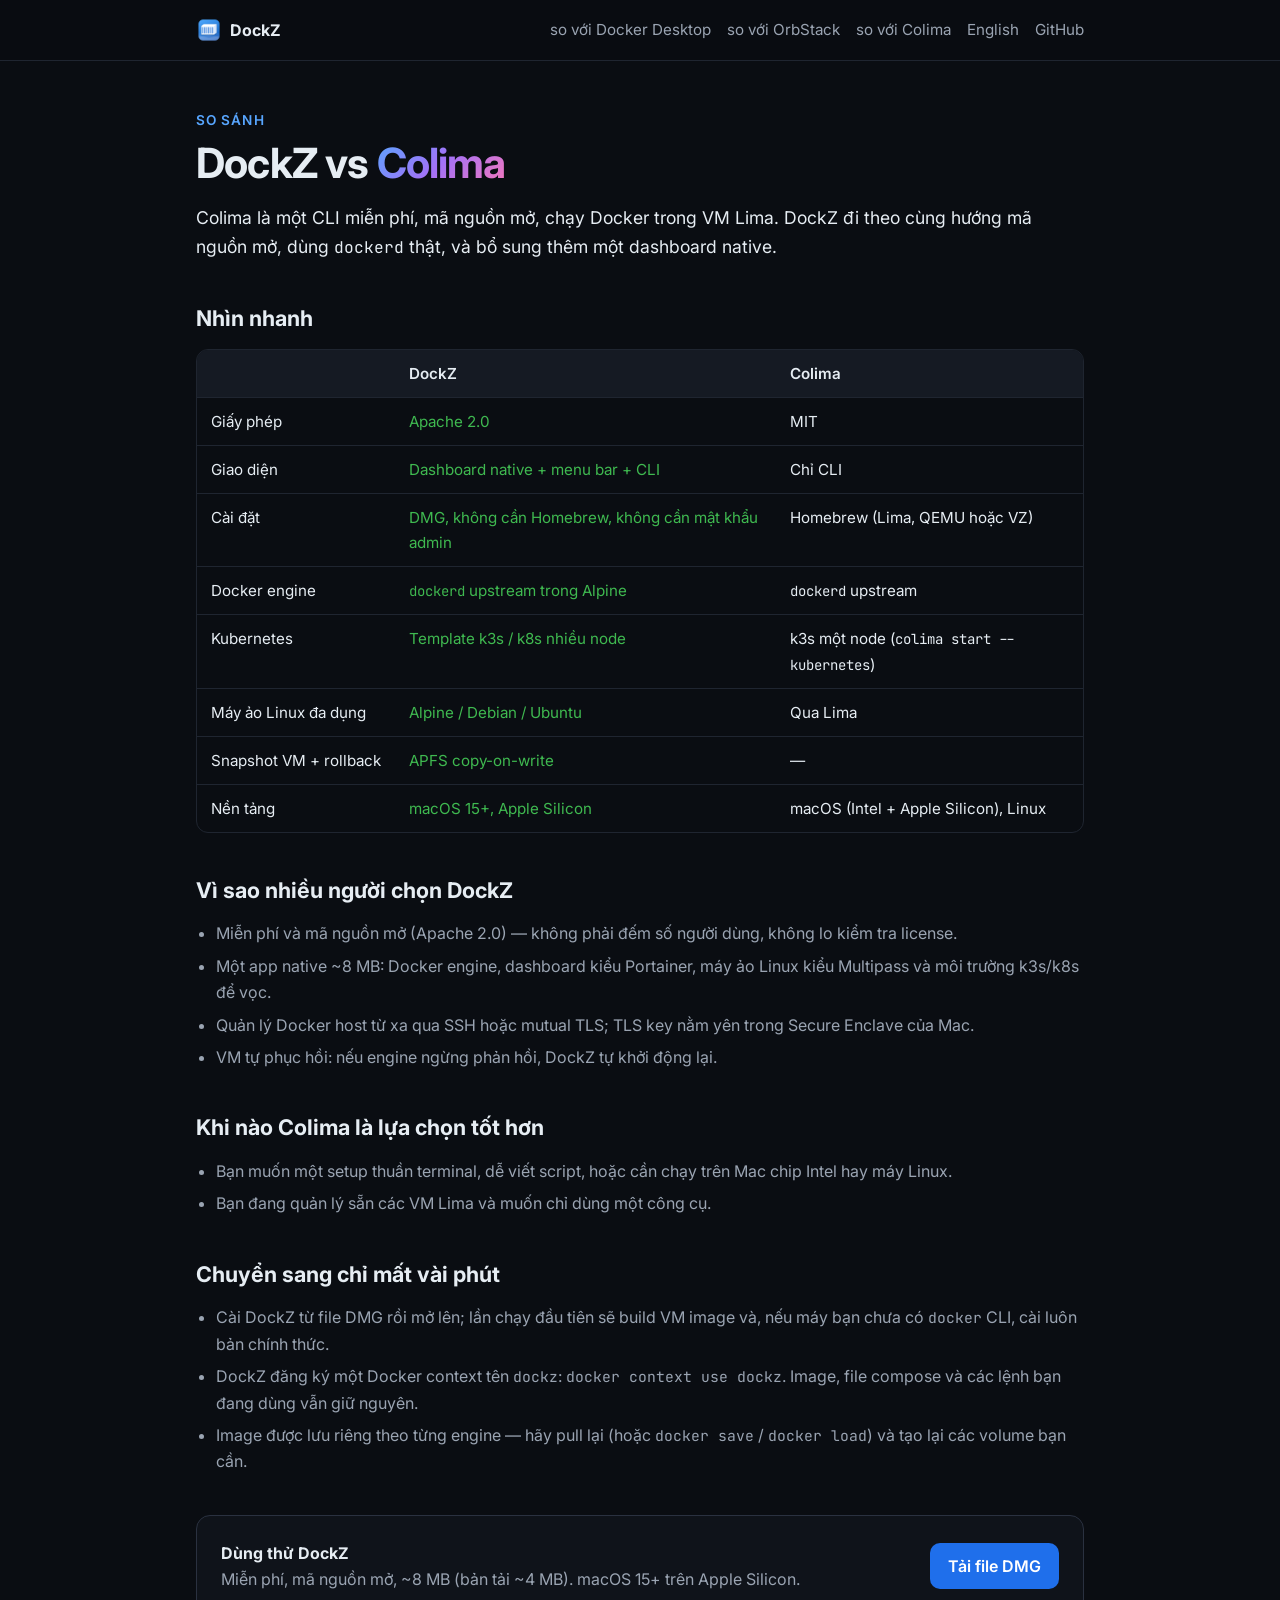
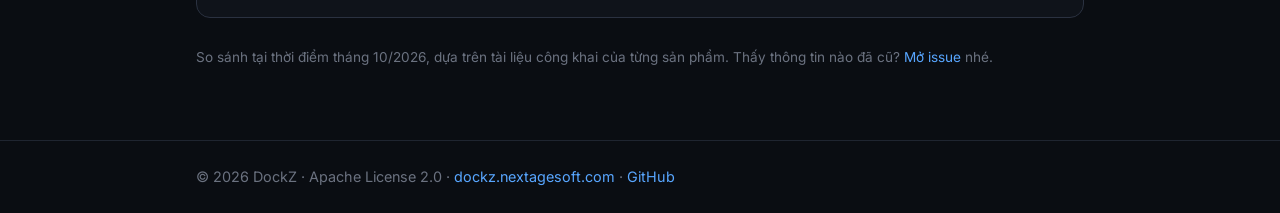
<file: landing/vi/vs/colima/index.html>
<!doctype html>
<html lang="vi">
<head>
  <meta charset="utf-8" />
  <meta name="viewport" content="width=device-width, initial-scale=1" />
  <title>DockZ vs Colima — lựa chọn thay Colima có GUI native</title>
  <meta name="description" content="DockZ vs Colima trên Mac: cả hai đều miễn phí, mã nguồn mở và dùng Docker engine thật. DockZ có thêm dashboard native, máy ảo Linux, snapshot và không cần Homebrew." />
  <link rel="canonical" href="https://dockz.nextagesoft.com/vi/vs/colima/" />
  <link rel="alternate" hreflang="en" href="https://dockz.nextagesoft.com/vs/colima/" />
  <link rel="alternate" hreflang="vi" href="https://dockz.nextagesoft.com/vi/vs/colima/" />
  <link rel="alternate" hreflang="x-default" href="https://dockz.nextagesoft.com/vs/colima/" />
  <meta property="og:type" content="article" />
  <meta property="og:site_name" content="DockZ" />
  <meta property="og:locale" content="vi_VN" />
  <meta property="og:title" content="DockZ vs Colima — lựa chọn thay Colima có GUI native" />
  <meta property="og:description" content="DockZ vs Colima trên Mac: cả hai đều miễn phí, mã nguồn mở và dùng Docker engine thật. DockZ có thêm dashboard native, máy ảo Linux, snapshot và không cần Homebrew." />
  <meta property="og:url" content="https://dockz.nextagesoft.com/vi/vs/colima/" />
  <meta property="og:image" content="https://dockz.nextagesoft.com/assets/social-preview.png" />
  <meta name="twitter:card" content="summary_large_image" />
  <meta name="twitter:image" content="https://dockz.nextagesoft.com/assets/social-preview.png" />
  <link rel="icon" type="image/png" href="../../../assets/logo.png" />
  <link rel="stylesheet" href="../../../assets/page.css" />
  <link rel="preconnect" href="https://fonts.googleapis.com" />
  <link href="https://fonts.googleapis.com/css2?family=Inter:wght@400;600;700&family=JetBrains+Mono:wght@400&display=swap" rel="stylesheet" />
  <script type="application/ld+json">{"@context": "https://schema.org", "@type": "BreadcrumbList", "itemListElement": [{"@type": "ListItem", "position": 1, "name": "DockZ", "item": "https://dockz.nextagesoft.com/vi/"}, {"@type": "ListItem", "position": 2, "name": "DockZ so với Colima", "item": "https://dockz.nextagesoft.com/vi/vs/colima/"}]}</script>
</head>
<body>
  <nav><div class="container nav-inner">
    <a href="../../" class="brand"><img src="../../../assets/logo.png" alt="DockZ" /><span>DockZ</span></a>
    <div class="nav-links">
      <a href="../../vs/docker-desktop/">so với Docker Desktop</a>
      <a href="../../vs/orbstack/">so với OrbStack</a>
      <a href="../../vs/colima/">so với Colima</a>
      <a href="../../../vs/colima/" hreflang="en" lang="en">English</a>
      <a href="https://github.com/nextage-soft/dockz">GitHub</a>
    </div>
  </div></nav>
  <main><div class="container">
    <div class="eyebrow">So sánh</div>
    <h1>DockZ vs <span class="gradient">Colima</span></h1>
    <p class="lead">Colima là một CLI miễn phí, mã nguồn mở, chạy Docker trong VM Lima. DockZ đi theo cùng hướng mã nguồn mở, dùng <code>dockerd</code> thật, và bổ sung thêm một dashboard native.</p>
    <h2>Nhìn nhanh</h2>
<div class="table-wrap"><table>
<tr><th></th><th>DockZ</th><th>Colima</th></tr>
<tr><td>Giấy phép</td><td class="us">Apache 2.0</td><td>MIT</td></tr>
<tr><td>Giao diện</td><td class="us">Dashboard native + menu bar + CLI</td><td>Chỉ CLI</td></tr>
<tr><td>Cài đặt</td><td class="us">DMG, không cần Homebrew, không cần mật khẩu admin</td><td>Homebrew (Lima, QEMU hoặc VZ)</td></tr>
<tr><td>Docker engine</td><td class="us"><code>dockerd</code> upstream trong Alpine</td><td><code>dockerd</code> upstream</td></tr>
<tr><td>Kubernetes</td><td class="us">Template k3s / k8s nhiều node</td><td>k3s một node (<code>colima start --kubernetes</code>)</td></tr>
<tr><td>Máy ảo Linux đa dụng</td><td class="us">Alpine / Debian / Ubuntu</td><td>Qua Lima</td></tr>
<tr><td>Snapshot VM + rollback</td><td class="us">APFS copy-on-write</td><td>—</td></tr>
<tr><td>Nền tảng</td><td class="us">macOS 15+, Apple Silicon</td><td>macOS (Intel + Apple Silicon), Linux</td></tr>
</table></div>
    <h2>Vì sao nhiều người chọn DockZ</h2>
    <ul>
      <li>Miễn phí và mã nguồn mở (Apache 2.0) — không phải đếm số người dùng, không lo kiểm tra license.</li>
      <li>Một app native ~8 MB: Docker engine, dashboard kiểu Portainer, máy ảo Linux kiểu Multipass và môi trường k3s/k8s để vọc.</li>
      <li>Quản lý Docker host từ xa qua SSH hoặc mutual TLS; TLS key nằm yên trong Secure Enclave của Mac.</li>
      <li>VM tự phục hồi: nếu engine ngừng phản hồi, DockZ tự khởi động lại.</li>
    </ul>
    <h2>Khi nào Colima là lựa chọn tốt hơn</h2>
    <ul>
      <li>Bạn muốn một setup thuần terminal, dễ viết script, hoặc cần chạy trên Mac chip Intel hay máy Linux.</li><li>Bạn đang quản lý sẵn các VM Lima và muốn chỉ dùng một công cụ.</li>
    </ul>
    <h2>Chuyển sang chỉ mất vài phút</h2>
    <ul>
      <li>Cài DockZ từ file DMG rồi mở lên; lần chạy đầu tiên sẽ build VM image và, nếu máy bạn chưa có <code>docker</code> CLI, cài luôn bản chính thức.</li>
      <li>DockZ đăng ký một Docker context tên <code>dockz</code>: <code>docker context use dockz</code>. Image, file compose và các lệnh bạn đang dùng vẫn giữ nguyên.</li>
      <li>Image được lưu riêng theo từng engine — hãy pull lại (hoặc <code>docker save</code> / <code>docker load</code>) và tạo lại các volume bạn cần.</li>
    </ul>
    <div class="cta">
      <div><strong>Dùng thử DockZ</strong><p>Miễn phí, mã nguồn mở, ~8 MB (bản tải ~4 MB). macOS 15+ trên Apple Silicon.</p></div>
      <a class="btn btn-primary" href="https://github.com/nextage-soft/dockz/releases/latest">Tải file DMG</a>
    </div>
    <p class="note">So sánh tại thời điểm tháng 10/2026, dựa trên tài liệu công khai của từng sản phẩm. Thấy thông tin nào đã cũ? <a href="https://github.com/nextage-soft/dockz/issues">Mở issue</a> nhé.</p>
  </div></main>
  <footer><div class="container">&copy; 2026 DockZ &middot; Apache License 2.0 &middot; <a href="../../">dockz.nextagesoft.com</a> &middot; <a href="https://github.com/nextage-soft/dockz">GitHub</a></div></footer>
</body>
</html>
</file>
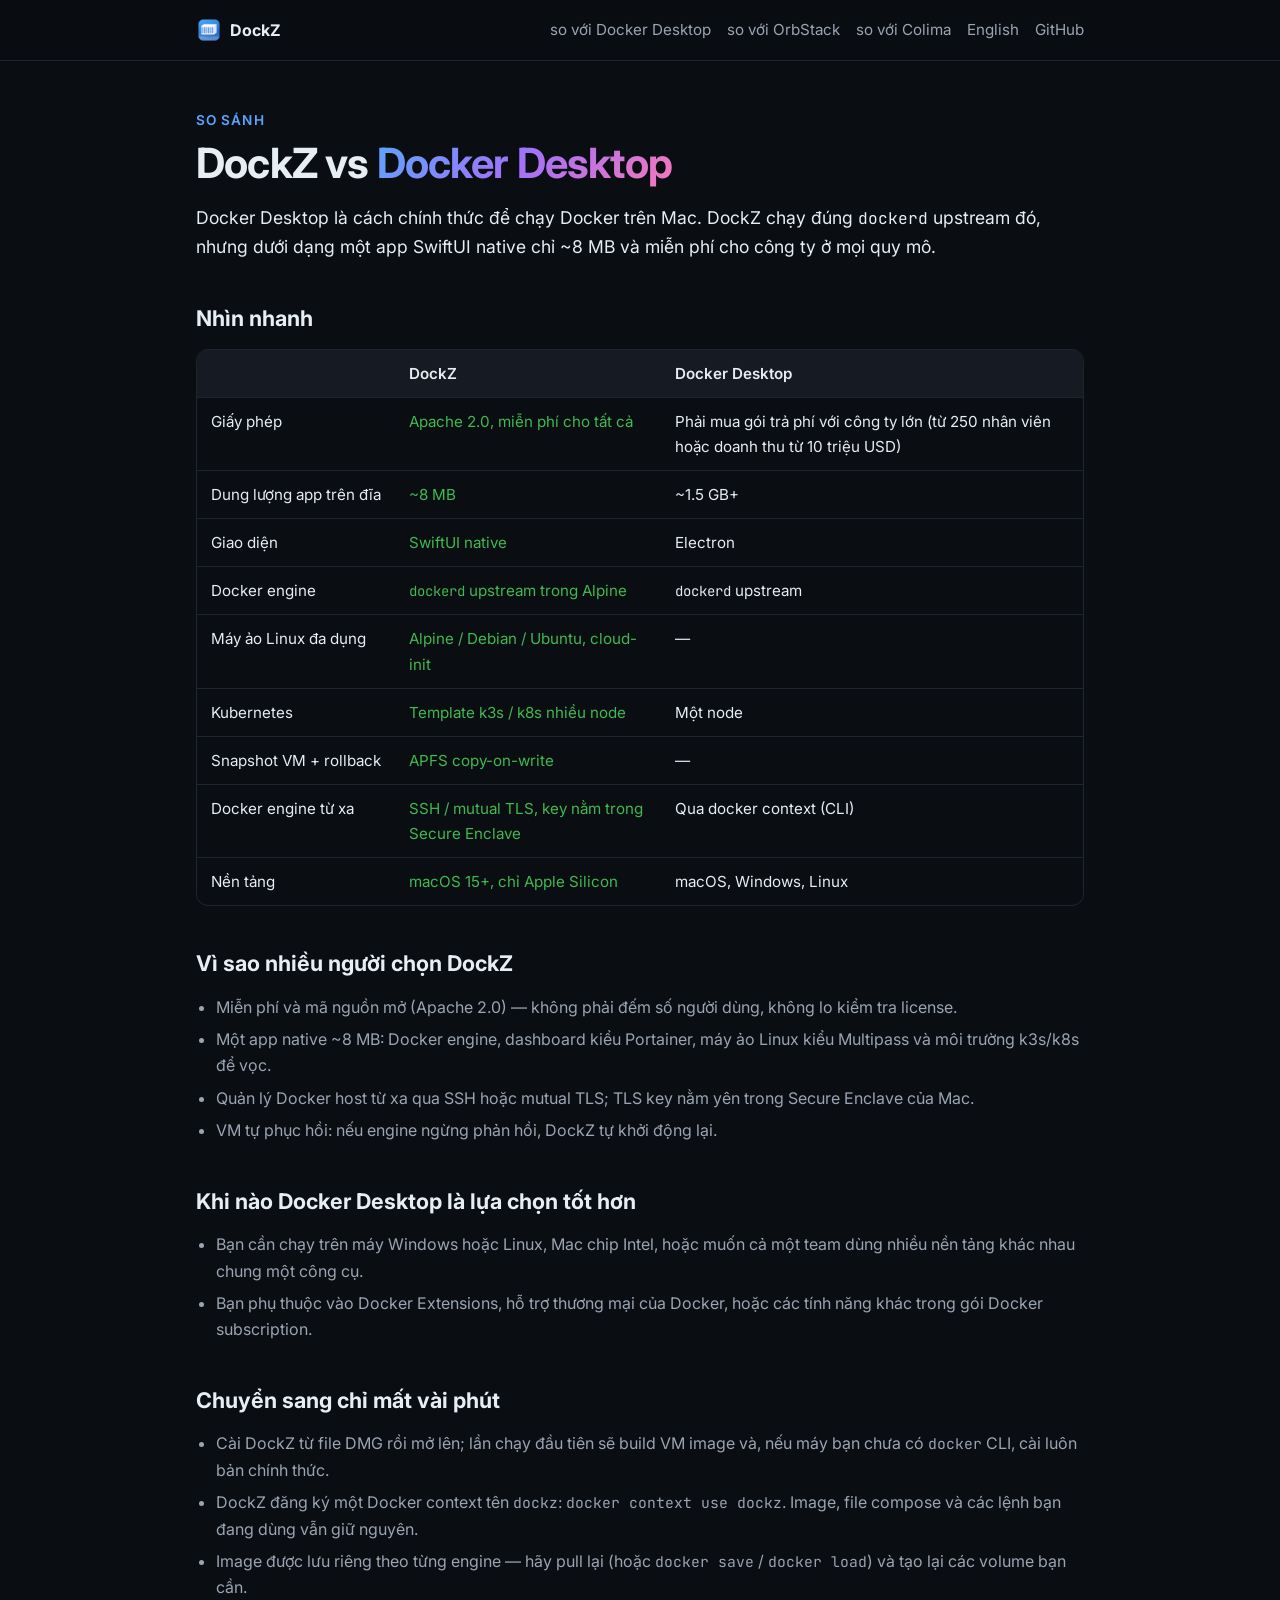
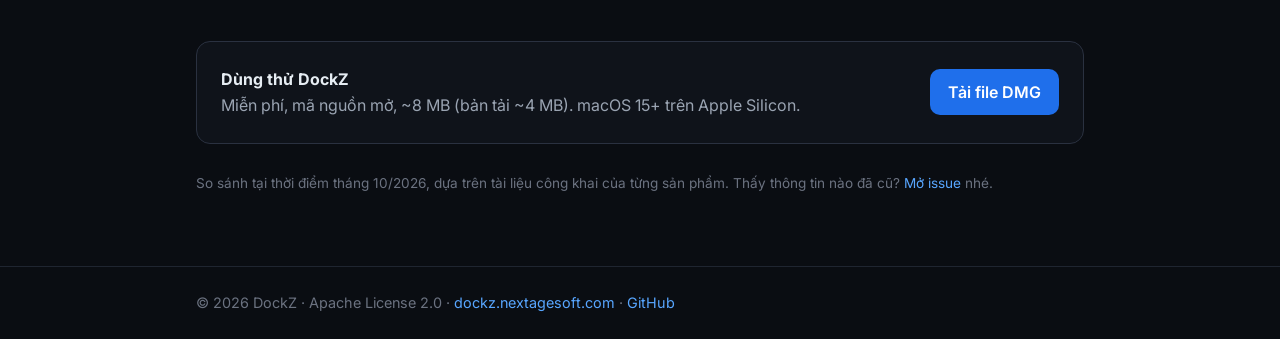
<file: landing/vi/vs/docker-desktop/index.html>
<!doctype html>
<html lang="vi">
<head>
  <meta charset="utf-8" />
  <meta name="viewport" content="width=device-width, initial-scale=1" />
  <title>DockZ vs Docker Desktop — lựa chọn miễn phí thay Docker Desktop trên Mac</title>
  <meta name="description" content="So sánh DockZ và Docker Desktop trên Apple Silicon: giấy phép, dung lượng app, giao diện native, máy ảo Linux, Kubernetes và snapshot. DockZ miễn phí và mã nguồn mở cho công ty ở mọi quy mô." />
  <link rel="canonical" href="https://dockz.nextagesoft.com/vi/vs/docker-desktop/" />
  <link rel="alternate" hreflang="en" href="https://dockz.nextagesoft.com/vs/docker-desktop/" />
  <link rel="alternate" hreflang="vi" href="https://dockz.nextagesoft.com/vi/vs/docker-desktop/" />
  <link rel="alternate" hreflang="x-default" href="https://dockz.nextagesoft.com/vs/docker-desktop/" />
  <meta property="og:type" content="article" />
  <meta property="og:site_name" content="DockZ" />
  <meta property="og:locale" content="vi_VN" />
  <meta property="og:title" content="DockZ vs Docker Desktop — lựa chọn miễn phí thay Docker Desktop trên Mac" />
  <meta property="og:description" content="So sánh DockZ và Docker Desktop trên Apple Silicon: giấy phép, dung lượng app, giao diện native, máy ảo Linux, Kubernetes và snapshot. DockZ miễn phí và mã nguồn mở cho công ty ở mọi quy mô." />
  <meta property="og:url" content="https://dockz.nextagesoft.com/vi/vs/docker-desktop/" />
  <meta property="og:image" content="https://dockz.nextagesoft.com/assets/social-preview.png" />
  <meta name="twitter:card" content="summary_large_image" />
  <meta name="twitter:image" content="https://dockz.nextagesoft.com/assets/social-preview.png" />
  <link rel="icon" type="image/png" href="../../../assets/logo.png" />
  <link rel="stylesheet" href="../../../assets/page.css" />
  <link rel="preconnect" href="https://fonts.googleapis.com" />
  <link href="https://fonts.googleapis.com/css2?family=Inter:wght@400;600;700&family=JetBrains+Mono:wght@400&display=swap" rel="stylesheet" />
  <script type="application/ld+json">{"@context": "https://schema.org", "@type": "BreadcrumbList", "itemListElement": [{"@type": "ListItem", "position": 1, "name": "DockZ", "item": "https://dockz.nextagesoft.com/vi/"}, {"@type": "ListItem", "position": 2, "name": "DockZ so với Docker Desktop", "item": "https://dockz.nextagesoft.com/vi/vs/docker-desktop/"}]}</script>
</head>
<body>
  <nav><div class="container nav-inner">
    <a href="../../" class="brand"><img src="../../../assets/logo.png" alt="DockZ" /><span>DockZ</span></a>
    <div class="nav-links">
      <a href="../../vs/docker-desktop/">so với Docker Desktop</a>
      <a href="../../vs/orbstack/">so với OrbStack</a>
      <a href="../../vs/colima/">so với Colima</a>
      <a href="../../../vs/docker-desktop/" hreflang="en" lang="en">English</a>
      <a href="https://github.com/nextage-soft/dockz">GitHub</a>
    </div>
  </div></nav>
  <main><div class="container">
    <div class="eyebrow">So sánh</div>
    <h1>DockZ vs <span class="gradient">Docker Desktop</span></h1>
    <p class="lead">Docker Desktop là cách chính thức để chạy Docker trên Mac. DockZ chạy đúng <code>dockerd</code> upstream đó, nhưng dưới dạng một app SwiftUI native chỉ ~8 MB và miễn phí cho công ty ở mọi quy mô.</p>
    <h2>Nhìn nhanh</h2>
<div class="table-wrap"><table>
<tr><th></th><th>DockZ</th><th>Docker Desktop</th></tr>
<tr><td>Giấy phép</td><td class="us">Apache 2.0, miễn phí cho tất cả</td><td>Phải mua gói trả phí với công ty lớn (từ 250 nhân viên hoặc doanh thu từ 10 triệu USD)</td></tr>
<tr><td>Dung lượng app trên đĩa</td><td class="us">~8 MB</td><td>~1.5 GB+</td></tr>
<tr><td>Giao diện</td><td class="us">SwiftUI native</td><td>Electron</td></tr>
<tr><td>Docker engine</td><td class="us"><code>dockerd</code> upstream trong Alpine</td><td><code>dockerd</code> upstream</td></tr>
<tr><td>Máy ảo Linux đa dụng</td><td class="us">Alpine / Debian / Ubuntu, cloud-init</td><td>—</td></tr>
<tr><td>Kubernetes</td><td class="us">Template k3s / k8s nhiều node</td><td>Một node</td></tr>
<tr><td>Snapshot VM + rollback</td><td class="us">APFS copy-on-write</td><td>—</td></tr>
<tr><td>Docker engine từ xa</td><td class="us">SSH / mutual TLS, key nằm trong Secure Enclave</td><td>Qua docker context (CLI)</td></tr>
<tr><td>Nền tảng</td><td class="us">macOS 15+, chỉ Apple Silicon</td><td>macOS, Windows, Linux</td></tr>
</table></div>
    <h2>Vì sao nhiều người chọn DockZ</h2>
    <ul>
      <li>Miễn phí và mã nguồn mở (Apache 2.0) — không phải đếm số người dùng, không lo kiểm tra license.</li>
      <li>Một app native ~8 MB: Docker engine, dashboard kiểu Portainer, máy ảo Linux kiểu Multipass và môi trường k3s/k8s để vọc.</li>
      <li>Quản lý Docker host từ xa qua SSH hoặc mutual TLS; TLS key nằm yên trong Secure Enclave của Mac.</li>
      <li>VM tự phục hồi: nếu engine ngừng phản hồi, DockZ tự khởi động lại.</li>
    </ul>
    <h2>Khi nào Docker Desktop là lựa chọn tốt hơn</h2>
    <ul>
      <li>Bạn cần chạy trên máy Windows hoặc Linux, Mac chip Intel, hoặc muốn cả một team dùng nhiều nền tảng khác nhau chung một công cụ.</li><li>Bạn phụ thuộc vào Docker Extensions, hỗ trợ thương mại của Docker, hoặc các tính năng khác trong gói Docker subscription.</li>
    </ul>
    <h2>Chuyển sang chỉ mất vài phút</h2>
    <ul>
      <li>Cài DockZ từ file DMG rồi mở lên; lần chạy đầu tiên sẽ build VM image và, nếu máy bạn chưa có <code>docker</code> CLI, cài luôn bản chính thức.</li>
      <li>DockZ đăng ký một Docker context tên <code>dockz</code>: <code>docker context use dockz</code>. Image, file compose và các lệnh bạn đang dùng vẫn giữ nguyên.</li>
      <li>Image được lưu riêng theo từng engine — hãy pull lại (hoặc <code>docker save</code> / <code>docker load</code>) và tạo lại các volume bạn cần.</li>
    </ul>
    <div class="cta">
      <div><strong>Dùng thử DockZ</strong><p>Miễn phí, mã nguồn mở, ~8 MB (bản tải ~4 MB). macOS 15+ trên Apple Silicon.</p></div>
      <a class="btn btn-primary" href="https://github.com/nextage-soft/dockz/releases/latest">Tải file DMG</a>
    </div>
    <p class="note">So sánh tại thời điểm tháng 10/2026, dựa trên tài liệu công khai của từng sản phẩm. Thấy thông tin nào đã cũ? <a href="https://github.com/nextage-soft/dockz/issues">Mở issue</a> nhé.</p>
  </div></main>
  <footer><div class="container">&copy; 2026 DockZ &middot; Apache License 2.0 &middot; <a href="../../">dockz.nextagesoft.com</a> &middot; <a href="https://github.com/nextage-soft/dockz">GitHub</a></div></footer>
</body>
</html>
</file>
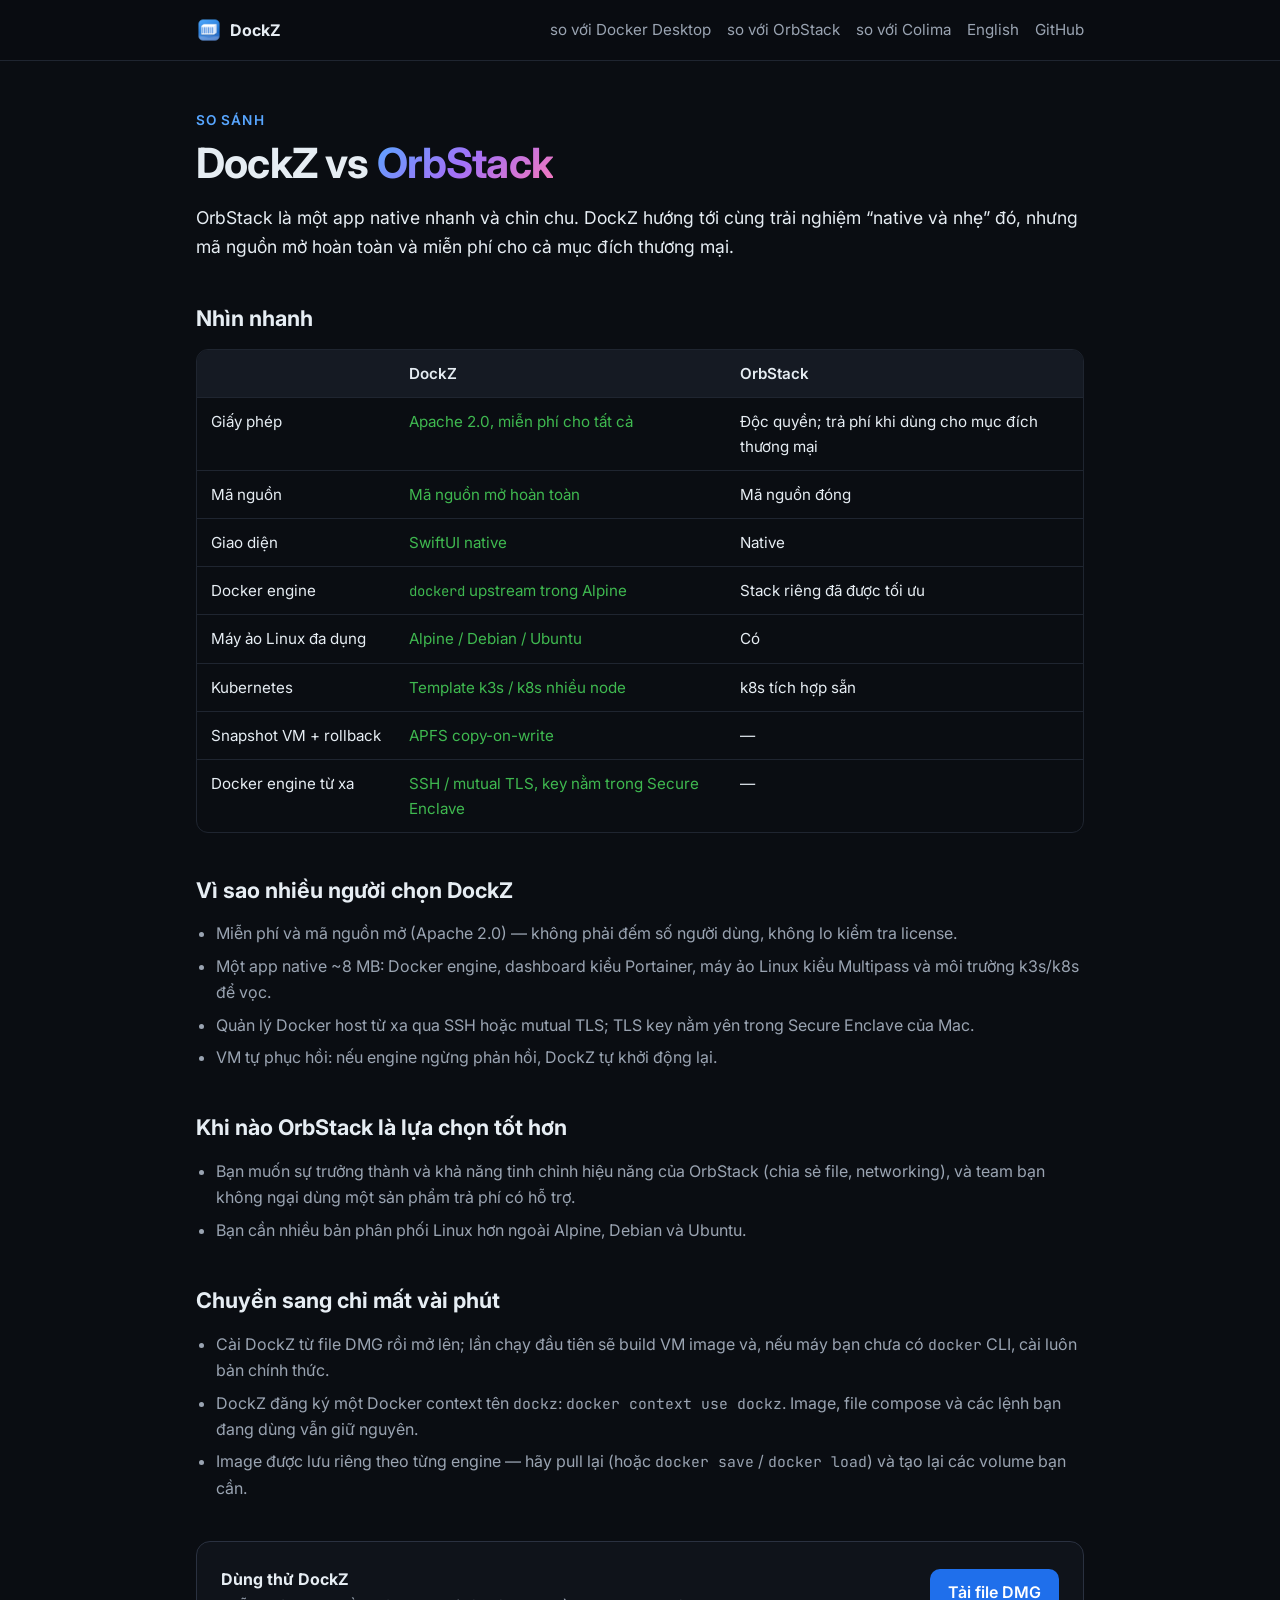
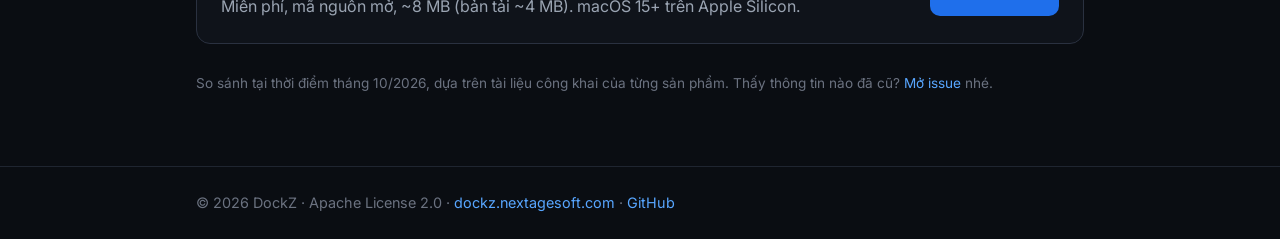
<file: landing/vi/vs/orbstack/index.html>
<!doctype html>
<html lang="vi">
<head>
  <meta charset="utf-8" />
  <meta name="viewport" content="width=device-width, initial-scale=1" />
  <title>DockZ vs OrbStack — lựa chọn miễn phí, mã nguồn mở thay OrbStack</title>
  <meta name="description" content="DockZ vs OrbStack trên Apple Silicon: mã nguồn mở so với mã nguồn đóng, miễn phí so với license thương mại trả phí, Docker engine, máy ảo Linux, Kubernetes và snapshot." />
  <link rel="canonical" href="https://dockz.nextagesoft.com/vi/vs/orbstack/" />
  <link rel="alternate" hreflang="en" href="https://dockz.nextagesoft.com/vs/orbstack/" />
  <link rel="alternate" hreflang="vi" href="https://dockz.nextagesoft.com/vi/vs/orbstack/" />
  <link rel="alternate" hreflang="x-default" href="https://dockz.nextagesoft.com/vs/orbstack/" />
  <meta property="og:type" content="article" />
  <meta property="og:site_name" content="DockZ" />
  <meta property="og:locale" content="vi_VN" />
  <meta property="og:title" content="DockZ vs OrbStack — lựa chọn miễn phí, mã nguồn mở thay OrbStack" />
  <meta property="og:description" content="DockZ vs OrbStack trên Apple Silicon: mã nguồn mở so với mã nguồn đóng, miễn phí so với license thương mại trả phí, Docker engine, máy ảo Linux, Kubernetes và snapshot." />
  <meta property="og:url" content="https://dockz.nextagesoft.com/vi/vs/orbstack/" />
  <meta property="og:image" content="https://dockz.nextagesoft.com/assets/social-preview.png" />
  <meta name="twitter:card" content="summary_large_image" />
  <meta name="twitter:image" content="https://dockz.nextagesoft.com/assets/social-preview.png" />
  <link rel="icon" type="image/png" href="../../../assets/logo.png" />
  <link rel="stylesheet" href="../../../assets/page.css" />
  <link rel="preconnect" href="https://fonts.googleapis.com" />
  <link href="https://fonts.googleapis.com/css2?family=Inter:wght@400;600;700&family=JetBrains+Mono:wght@400&display=swap" rel="stylesheet" />
  <script type="application/ld+json">{"@context": "https://schema.org", "@type": "BreadcrumbList", "itemListElement": [{"@type": "ListItem", "position": 1, "name": "DockZ", "item": "https://dockz.nextagesoft.com/vi/"}, {"@type": "ListItem", "position": 2, "name": "DockZ so với OrbStack", "item": "https://dockz.nextagesoft.com/vi/vs/orbstack/"}]}</script>
</head>
<body>
  <nav><div class="container nav-inner">
    <a href="../../" class="brand"><img src="../../../assets/logo.png" alt="DockZ" /><span>DockZ</span></a>
    <div class="nav-links">
      <a href="../../vs/docker-desktop/">so với Docker Desktop</a>
      <a href="../../vs/orbstack/">so với OrbStack</a>
      <a href="../../vs/colima/">so với Colima</a>
      <a href="../../../vs/orbstack/" hreflang="en" lang="en">English</a>
      <a href="https://github.com/nextage-soft/dockz">GitHub</a>
    </div>
  </div></nav>
  <main><div class="container">
    <div class="eyebrow">So sánh</div>
    <h1>DockZ vs <span class="gradient">OrbStack</span></h1>
    <p class="lead">OrbStack là một app native nhanh và chỉn chu. DockZ hướng tới cùng trải nghiệm “native và nhẹ” đó, nhưng mã nguồn mở hoàn toàn và miễn phí cho cả mục đích thương mại.</p>
    <h2>Nhìn nhanh</h2>
<div class="table-wrap"><table>
<tr><th></th><th>DockZ</th><th>OrbStack</th></tr>
<tr><td>Giấy phép</td><td class="us">Apache 2.0, miễn phí cho tất cả</td><td>Độc quyền; trả phí khi dùng cho mục đích thương mại</td></tr>
<tr><td>Mã nguồn</td><td class="us">Mã nguồn mở hoàn toàn</td><td>Mã nguồn đóng</td></tr>
<tr><td>Giao diện</td><td class="us">SwiftUI native</td><td>Native</td></tr>
<tr><td>Docker engine</td><td class="us"><code>dockerd</code> upstream trong Alpine</td><td>Stack riêng đã được tối ưu</td></tr>
<tr><td>Máy ảo Linux đa dụng</td><td class="us">Alpine / Debian / Ubuntu</td><td>Có</td></tr>
<tr><td>Kubernetes</td><td class="us">Template k3s / k8s nhiều node</td><td>k8s tích hợp sẵn</td></tr>
<tr><td>Snapshot VM + rollback</td><td class="us">APFS copy-on-write</td><td>—</td></tr>
<tr><td>Docker engine từ xa</td><td class="us">SSH / mutual TLS, key nằm trong Secure Enclave</td><td>—</td></tr>
</table></div>
    <h2>Vì sao nhiều người chọn DockZ</h2>
    <ul>
      <li>Miễn phí và mã nguồn mở (Apache 2.0) — không phải đếm số người dùng, không lo kiểm tra license.</li>
      <li>Một app native ~8 MB: Docker engine, dashboard kiểu Portainer, máy ảo Linux kiểu Multipass và môi trường k3s/k8s để vọc.</li>
      <li>Quản lý Docker host từ xa qua SSH hoặc mutual TLS; TLS key nằm yên trong Secure Enclave của Mac.</li>
      <li>VM tự phục hồi: nếu engine ngừng phản hồi, DockZ tự khởi động lại.</li>
    </ul>
    <h2>Khi nào OrbStack là lựa chọn tốt hơn</h2>
    <ul>
      <li>Bạn muốn sự trưởng thành và khả năng tinh chỉnh hiệu năng của OrbStack (chia sẻ file, networking), và team bạn không ngại dùng một sản phẩm trả phí có hỗ trợ.</li><li>Bạn cần nhiều bản phân phối Linux hơn ngoài Alpine, Debian và Ubuntu.</li>
    </ul>
    <h2>Chuyển sang chỉ mất vài phút</h2>
    <ul>
      <li>Cài DockZ từ file DMG rồi mở lên; lần chạy đầu tiên sẽ build VM image và, nếu máy bạn chưa có <code>docker</code> CLI, cài luôn bản chính thức.</li>
      <li>DockZ đăng ký một Docker context tên <code>dockz</code>: <code>docker context use dockz</code>. Image, file compose và các lệnh bạn đang dùng vẫn giữ nguyên.</li>
      <li>Image được lưu riêng theo từng engine — hãy pull lại (hoặc <code>docker save</code> / <code>docker load</code>) và tạo lại các volume bạn cần.</li>
    </ul>
    <div class="cta">
      <div><strong>Dùng thử DockZ</strong><p>Miễn phí, mã nguồn mở, ~8 MB (bản tải ~4 MB). macOS 15+ trên Apple Silicon.</p></div>
      <a class="btn btn-primary" href="https://github.com/nextage-soft/dockz/releases/latest">Tải file DMG</a>
    </div>
    <p class="note">So sánh tại thời điểm tháng 10/2026, dựa trên tài liệu công khai của từng sản phẩm. Thấy thông tin nào đã cũ? <a href="https://github.com/nextage-soft/dockz/issues">Mở issue</a> nhé.</p>
  </div></main>
  <footer><div class="container">&copy; 2026 DockZ &middot; Apache License 2.0 &middot; <a href="../../">dockz.nextagesoft.com</a> &middot; <a href="https://github.com/nextage-soft/dockz">GitHub</a></div></footer>
</body>
</html>
</file>
<file: landing/assets/page.css>
/* Shared look for the secondary pages (comparisons, 404); mirrors index.html. */
:root {
  --bg: #0a0d12; --bg-2: #0f131a; --bg-3: #151a23; --border: #1f2530; --border-2: #2a3140;
  --text: #e6edf3; --text-dim: #9aa4b2; --text-mute: #6b7280; --accent: #58a6ff; --accent-2: #1f6feb;
  --green: #3fb950; --orange: #f0883e;
  --gradient: linear-gradient(135deg, #58a6ff 0%, #a371f7 50%, #f778ba 100%);
}
* { box-sizing: border-box; margin: 0; padding: 0; }
body { font-family: 'Inter', -apple-system, BlinkMacSystemFont, sans-serif; background: var(--bg);
  color: var(--text); line-height: 1.65; -webkit-font-smoothing: antialiased; }
code, .mono { font-family: 'JetBrains Mono', ui-monospace, Menlo, monospace; font-size: .92em; }
a { color: var(--accent); text-decoration: none; } a:hover { text-decoration: underline; }
.container { max-width: 920px; margin: 0 auto; padding: 0 16px; }
nav { border-bottom: 1px solid var(--border); background: rgba(10,13,18,.85); position: sticky; top: 0; backdrop-filter: blur(16px); }
.nav-inner { display: flex; align-items: center; justify-content: space-between; min-height: 60px; gap: 8px 16px; flex-wrap: wrap; padding-top: 8px; padding-bottom: 8px; }
.brand { display: flex; align-items: center; gap: 8px; color: var(--text); font-weight: 700; }
.brand img { width: 26px; height: 26px; border-radius: 6px; }
.nav-links { display: flex; gap: 16px; font-size: .95rem; flex-wrap: wrap; }
.nav-links a { color: var(--text-dim); }
main { padding: 48px 0 72px; }
.eyebrow { color: var(--accent); font-weight: 600; font-size: .85rem; letter-spacing: .08em; text-transform: uppercase; }
h1 { font-size: clamp(1.9rem, 4vw, 2.6rem); line-height: 1.2; margin: 8px 0 14px; letter-spacing: -.02em; }
h1 .gradient { background: var(--gradient); -webkit-background-clip: text; background-clip: text; color: transparent; }
h2 { font-size: 1.35rem; margin: 40px 0 12px; }
p, li { color: var(--text-dim); }
p + p { margin-top: 10px; }
ul { padding-left: 20px; } li { margin: 6px 0; }
.lead { font-size: 1.1rem; color: var(--text); }
.table-wrap { overflow-x: auto; border: 1px solid var(--border); border-radius: 12px; margin-top: 12px; }
table { border-collapse: collapse; width: 100%; min-width: 560px; font-size: .95rem; }
th, td { text-align: left; padding: 11px 14px; border-bottom: 1px solid var(--border); vertical-align: top; }
th { background: var(--bg-3); color: var(--text); font-weight: 600; }
td:first-child { color: var(--text); white-space: nowrap; }
td.us { color: var(--green); }
tr:last-child td { border-bottom: none; }
.cta { margin-top: 40px; padding: 24px; border: 1px solid var(--border-2); border-radius: 14px; background: var(--bg-2);
  display: flex; gap: 12px; align-items: center; justify-content: space-between; flex-wrap: wrap; }
.btn { display: inline-block; padding: 10px 18px; border-radius: 10px; font-weight: 600; }
.btn-primary { background: var(--accent-2); color: #fff; } .btn-primary:hover { text-decoration: none; filter: brightness(1.1); }
.note { font-size: .85rem; color: var(--text-mute); margin-top: 28px; }
footer { border-top: 1px solid var(--border); padding: 24px 0; color: var(--text-mute); font-size: .9rem; }
@media (max-width: 640px) { .nav-links { gap: 6px 14px; font-size: .88rem; } nav { position: static; } }
</file>
